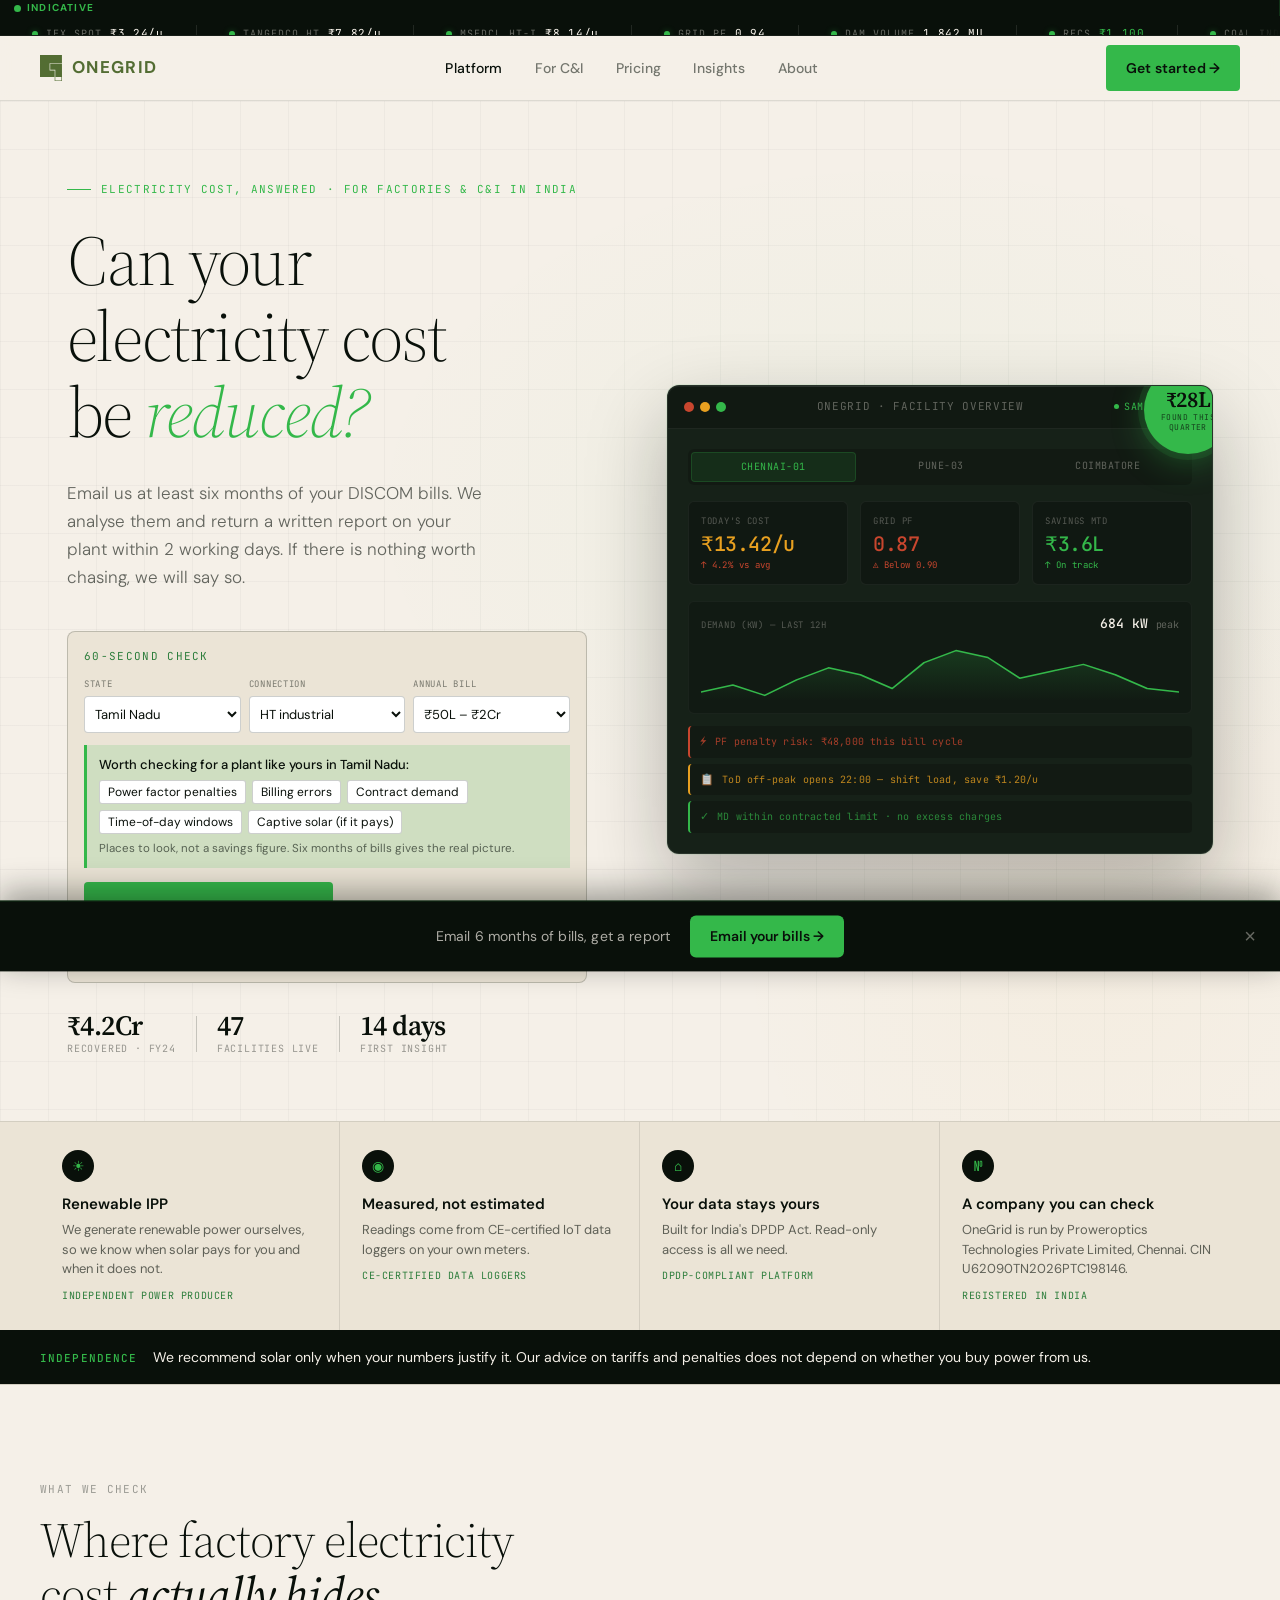
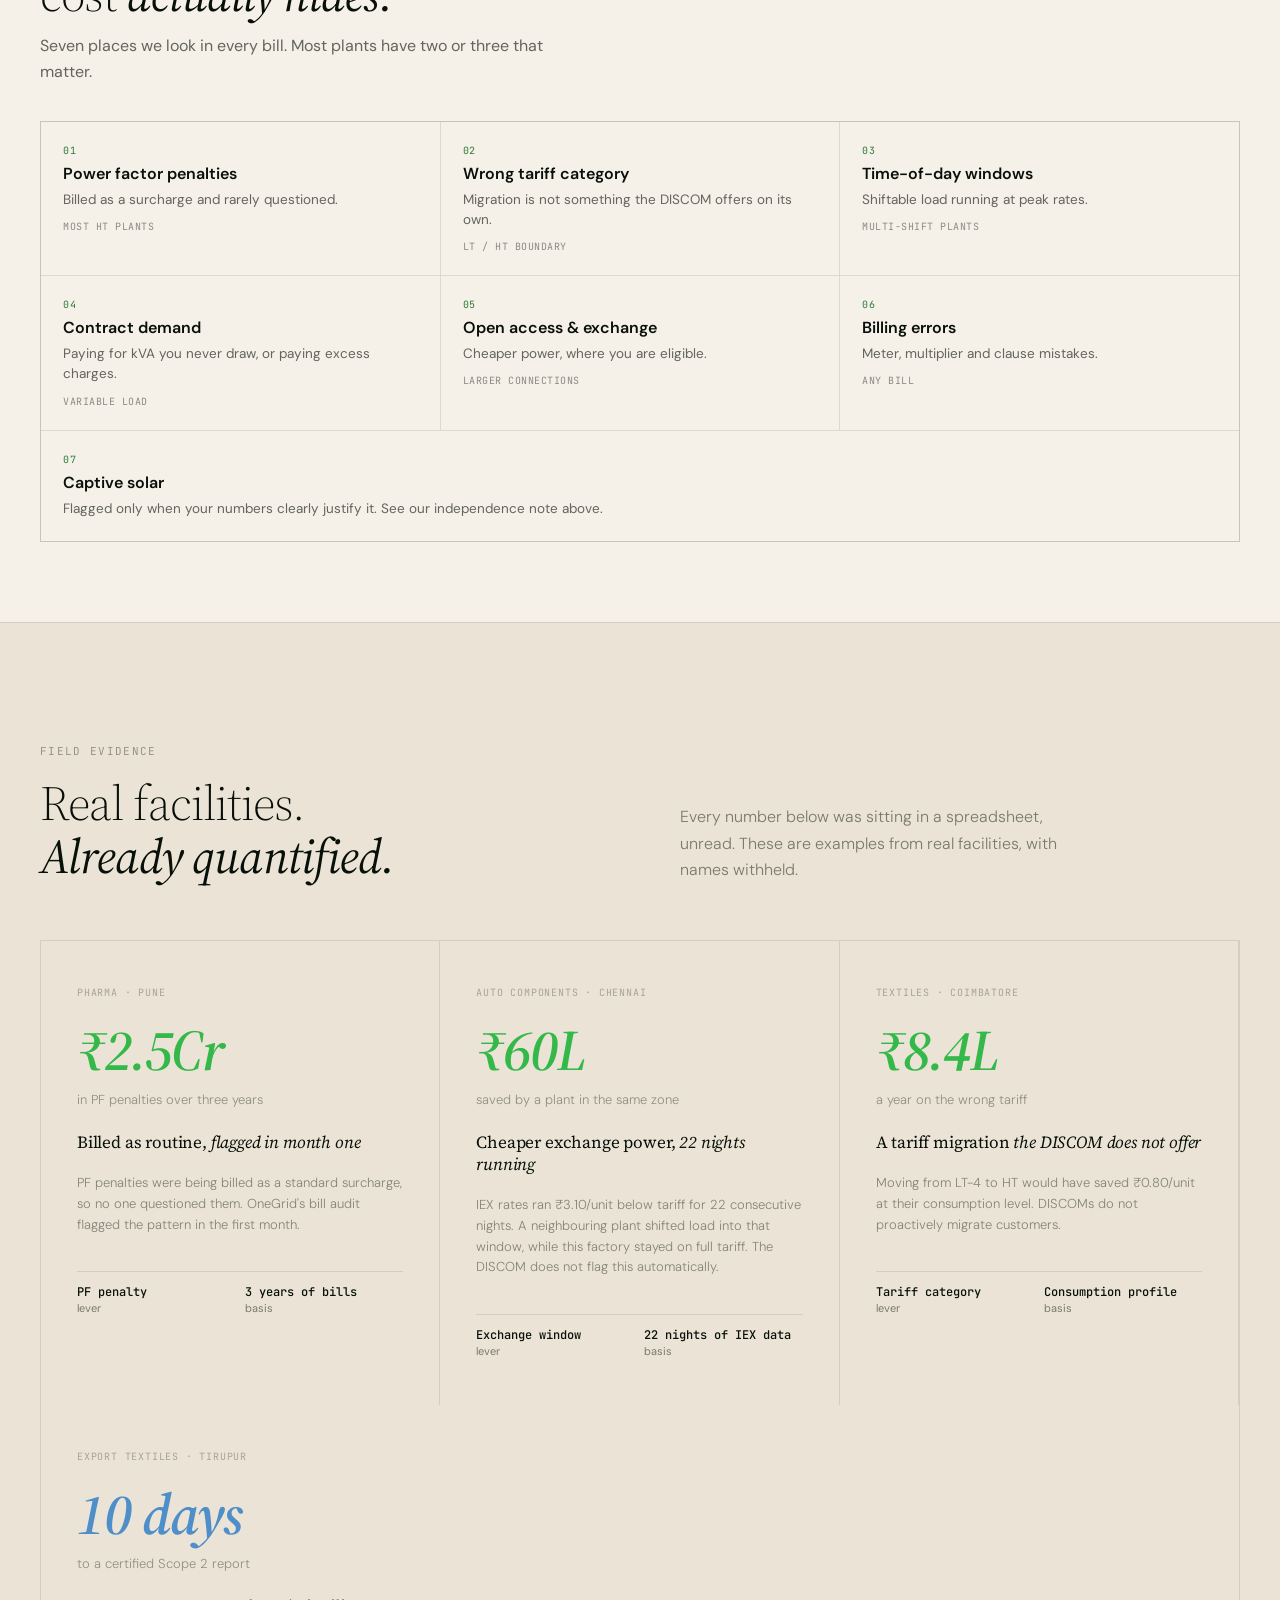
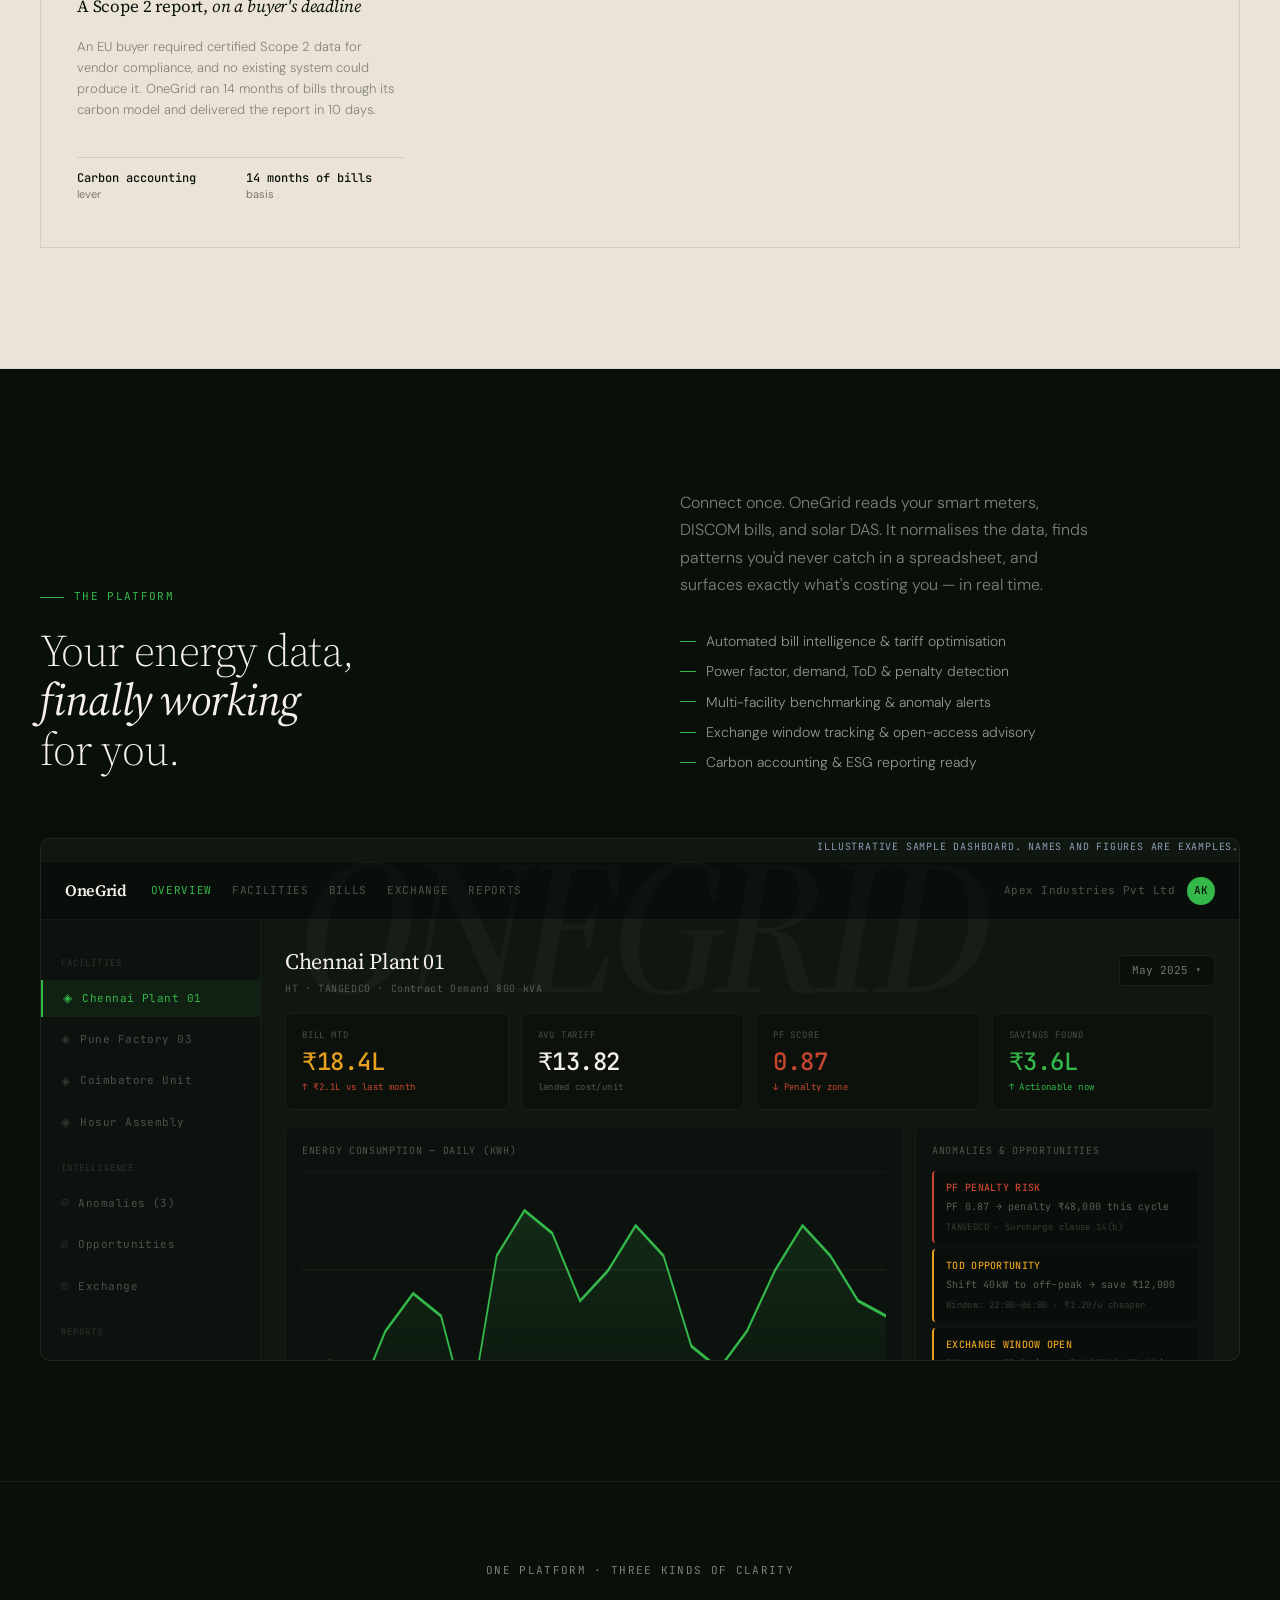
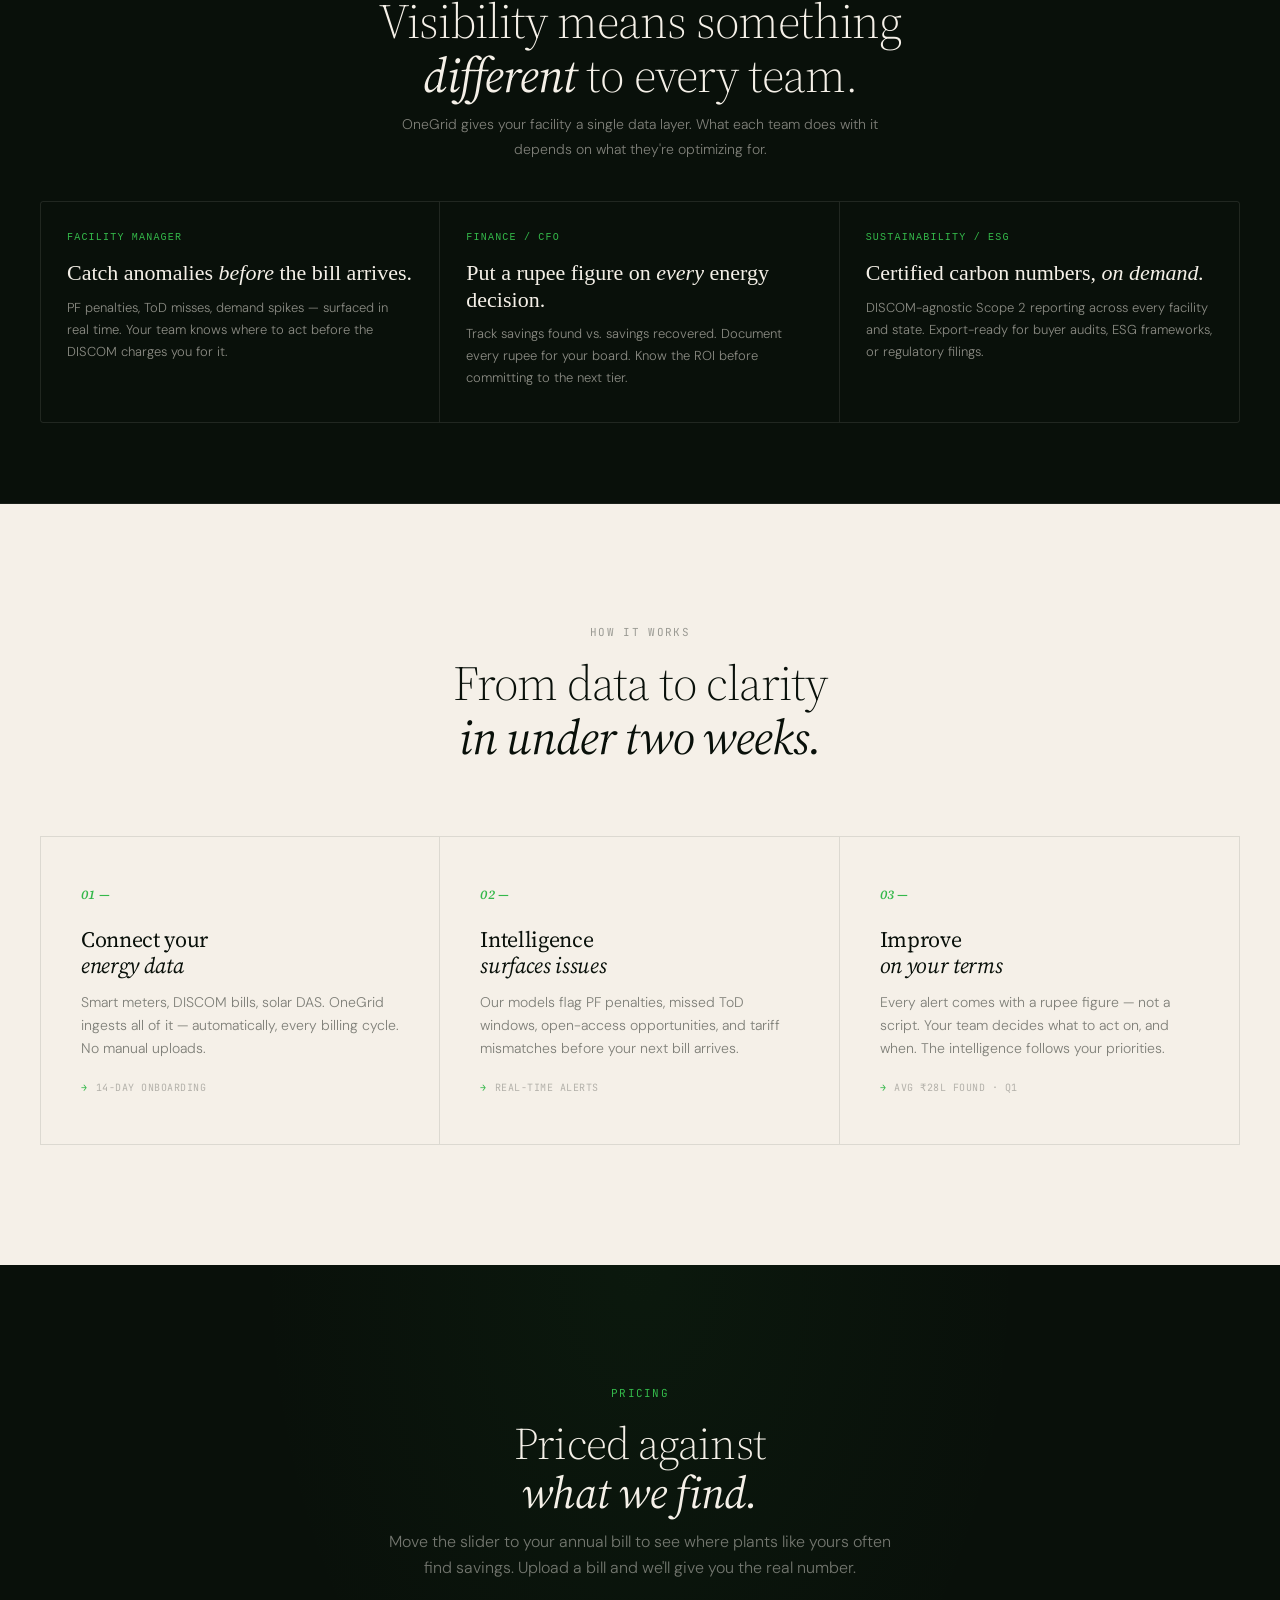
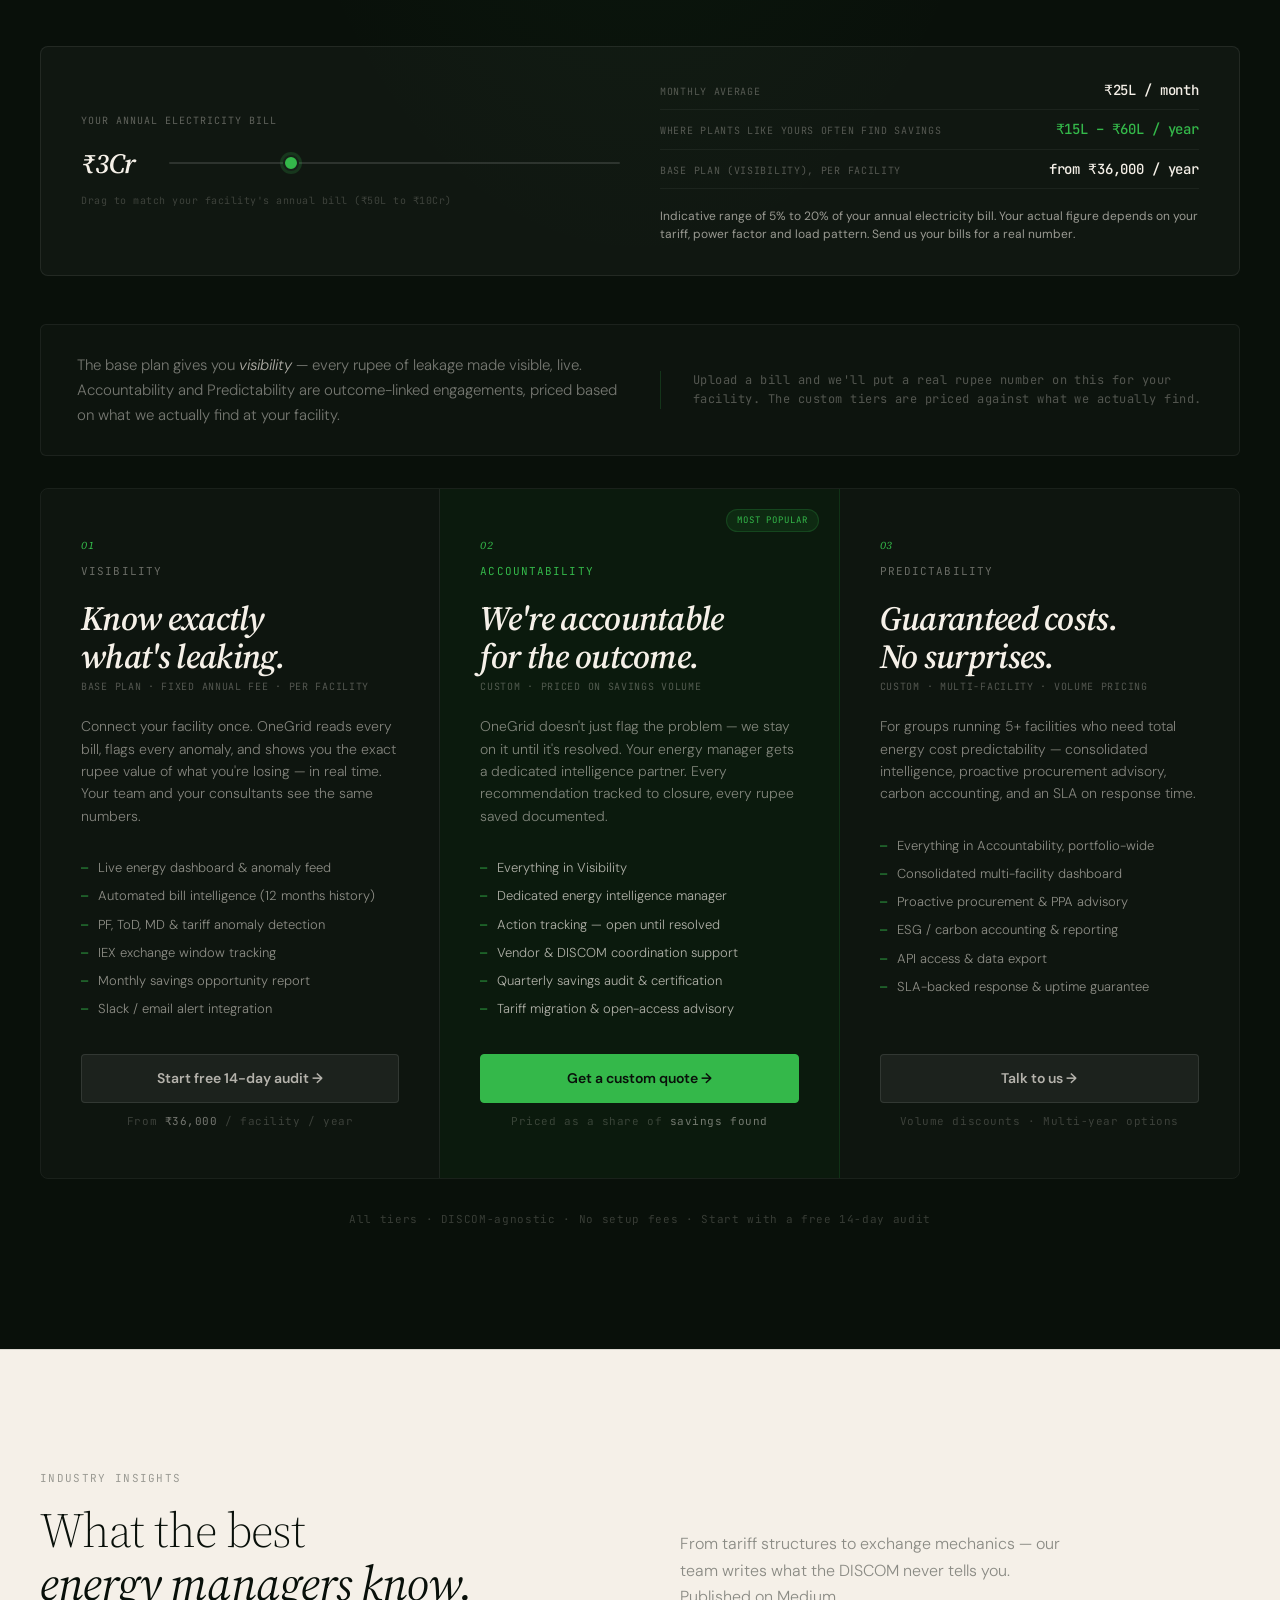
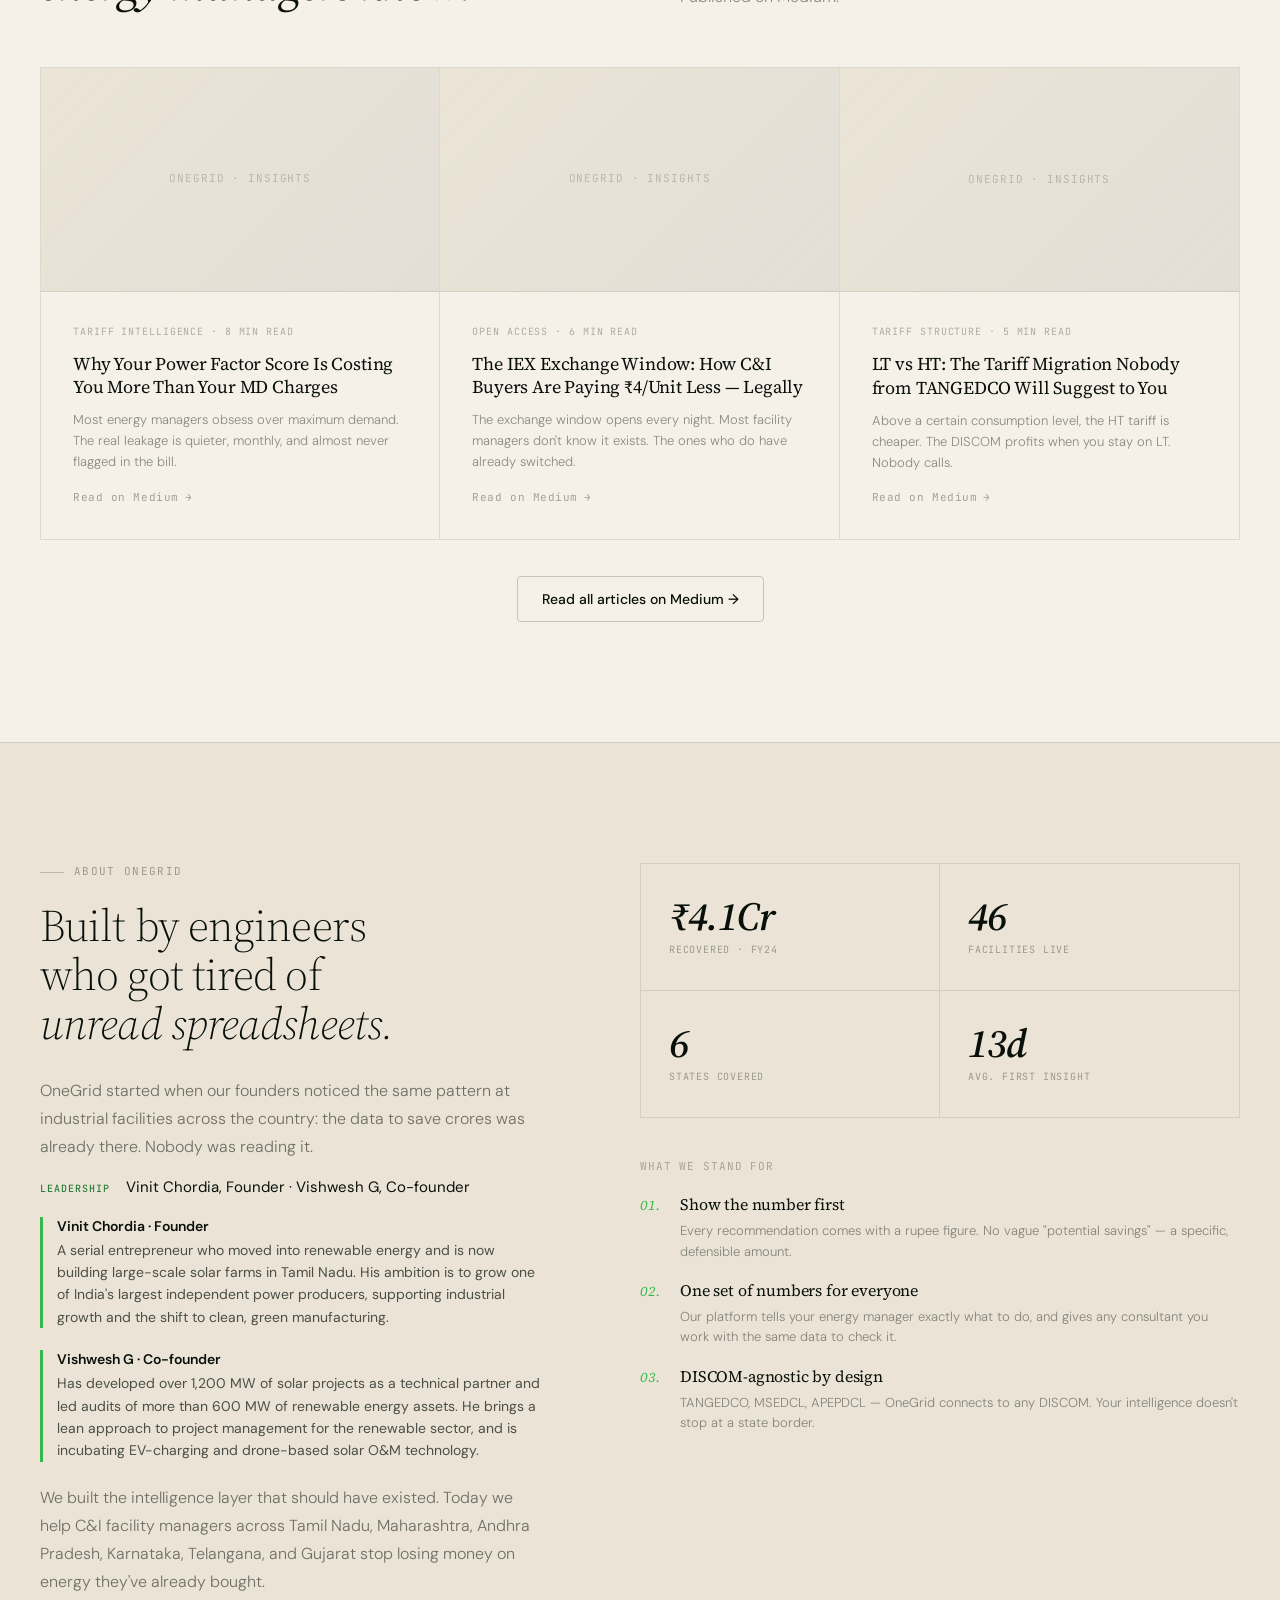
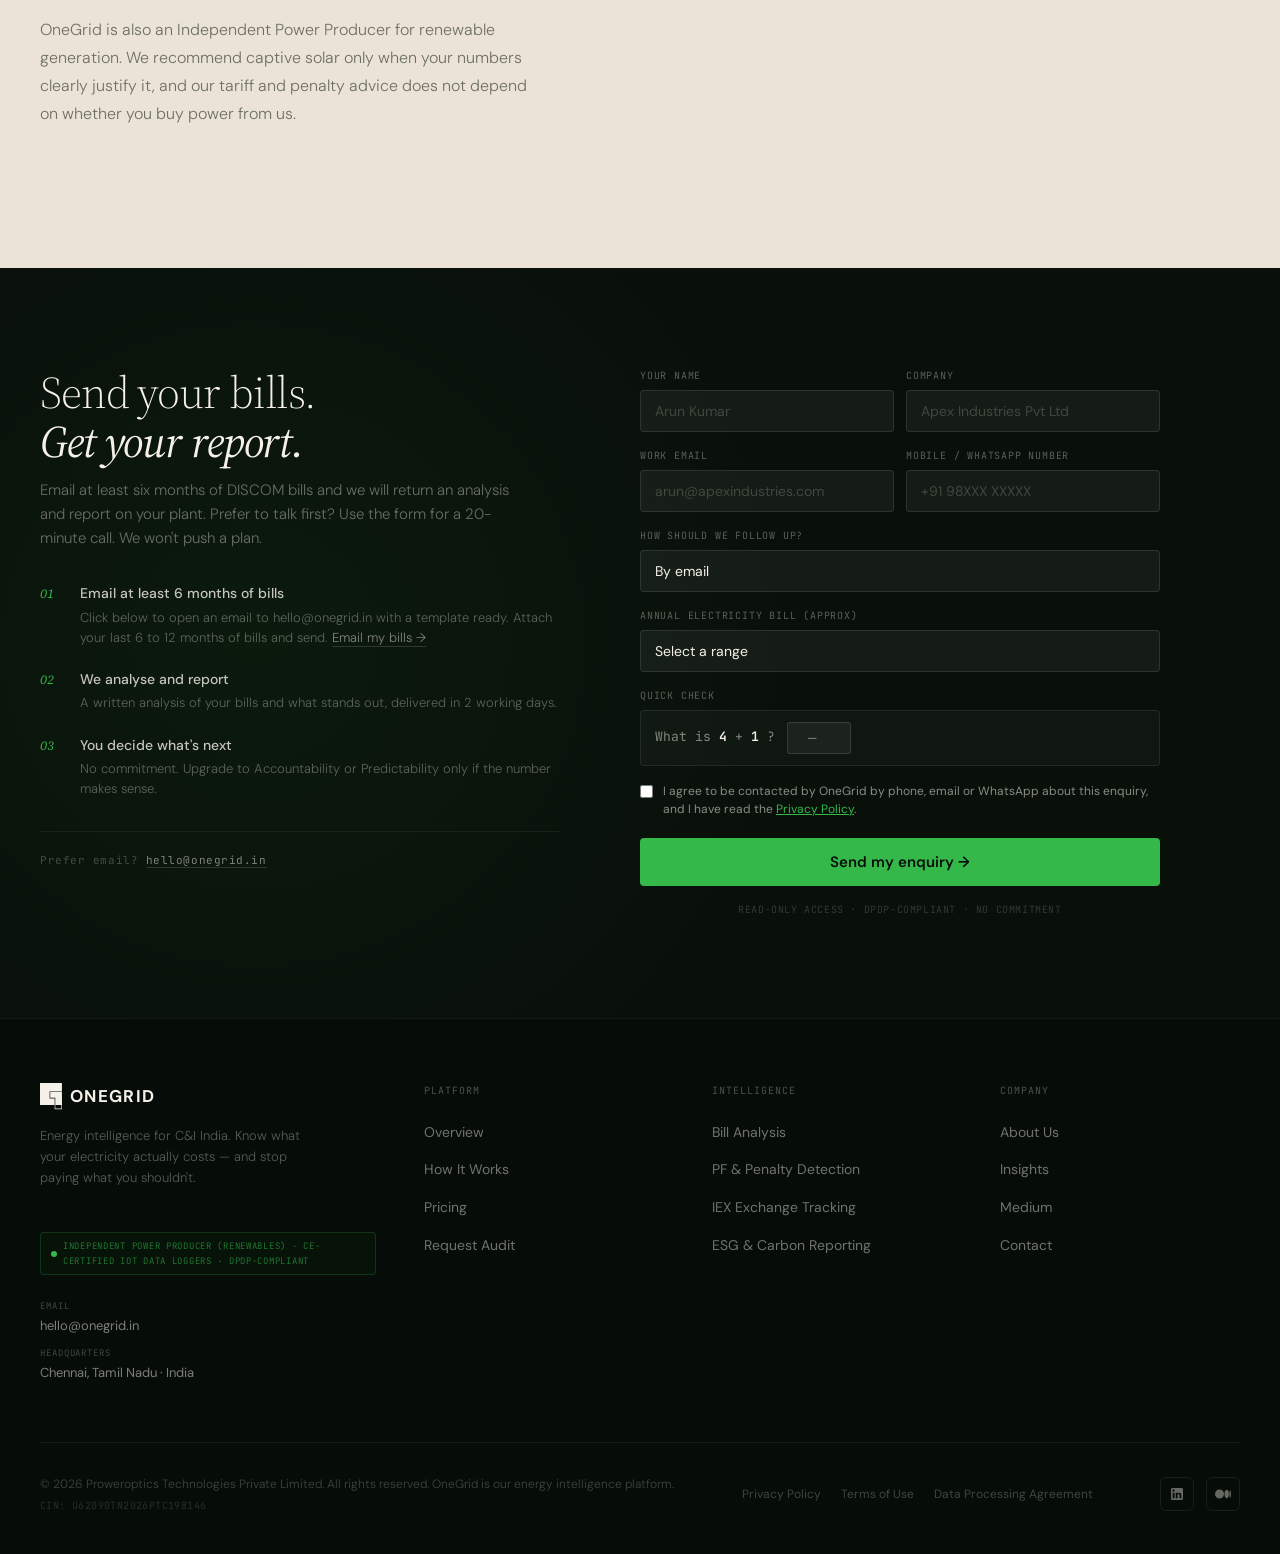
<file: index.html>
<!DOCTYPE html>
<html lang="en">
<head>
<meta charset="UTF-8">
<meta name="viewport" content="width=device-width, initial-scale=1.0">
<title>OneGrid — Energy Intelligence for Factories & C&I in India</title>
<meta name="description" content="Find hidden power factor penalties, tariff mismatches and exchange savings in your factory's electricity bills. OneGrid shows the rupee value in real time. Start a free 14-day audit.">
<meta name="robots" content="index, follow, max-image-preview:large">
<meta name="theme-color" content="#09100A">
<link rel="canonical" href="https://onegrid.in/">
<link rel="icon" href="/favicon.svg" type="image/svg+xml">
<link rel="icon" href="/favicon.ico" sizes="any">
<link rel="apple-touch-icon" href="/apple-touch-icon.png">
<meta property="og:type" content="website">
<meta property="og:site_name" content="OneGrid">
<meta property="og:locale" content="en_IN">
<meta property="og:url" content="https://onegrid.in/">
<meta property="og:title" content="See what your energy actually costs | OneGrid">
<meta property="og:description" content="Energy intelligence for C&I India: penalties, tariffs, exchange windows and carbon, shown in rupees. Free 14-day audit.">
<meta property="og:image" content="https://onegrid.in/og-image.png">
<meta property="og:image:width" content="1200">
<meta property="og:image:height" content="630">
<meta property="og:image:alt" content="OneGrid: see what your energy actually costs">
<meta name="twitter:card" content="summary_large_image">
<meta name="twitter:title" content="See what your energy actually costs | OneGrid">
<meta name="twitter:description" content="Energy intelligence for C&I India. Free 14-day audit.">
<meta name="twitter:image" content="https://onegrid.in/og-image.png">
<script type="application/ld+json">
{
  "@context": "https://schema.org",
  "@graph": [
    {
      "@type": "Organization",
      "@id": "https://onegrid.in/#org",
      "name": "OneGrid",
      "legalName": "Proweroptics Technologies Private Limited",
      "founder": [{ "@type": "Person", "name": "Vinit Chordia", "jobTitle": "Founder", "description": "Serial entrepreneur building large-scale solar farms in Tamil Nadu." }, { "@type": "Person", "name": "Vishwesh G", "jobTitle": "Co-founder", "description": "Developed over 1,200 MW of solar projects as a technical partner; led audits of more than 600 MW of renewable energy assets." }],
      "url": "https://onegrid.in/",
      "logo": "https://onegrid.in/icon-512.png",
      "email": "hello@onegrid.in",
      "address": { "@type": "PostalAddress", "addressLocality": "Chennai", "addressRegion": "Tamil Nadu", "addressCountry": "IN" },
      "areaServed": ["Tamil Nadu", "Maharashtra", "Andhra Pradesh", "Karnataka", "Telangana", "Gujarat"],
      "sameAs": ["https://linkedin.com/company/onegrid", "https://medium.com/@onegrid"]
    },
    {
      "@type": "WebSite",
      "@id": "https://onegrid.in/#website",
      "url": "https://onegrid.in/",
      "name": "OneGrid",
      "publisher": { "@id": "https://onegrid.in/#org" },
      "inLanguage": "en-IN"
    },
    {
      "@type": "Service",
      "name": "Industrial energy bill intelligence and tariff optimisation",
      "provider": { "@id": "https://onegrid.in/#org" },
      "areaServed": { "@type": "Country", "name": "India" },
      "audience": { "@type": "BusinessAudience", "name": "Commercial and industrial electricity consumers" },
      "description": "Automated DISCOM bill analysis, power factor and demand penalty detection, ToD and tariff optimisation, IEX exchange window tracking and Scope 2 carbon reporting."
    }
  ]
}
</script>
<!-- Google Analytics GA4: account "OneGrid", property onegrid.in, stream "OneGrid website" -->
<script>
  window.dataLayer = window.dataLayer || [];
  function gtag(){dataLayer.push(arguments);}
  (function () {
    var GA_ID = 'G-LXSVQDG751';
    var host = location.hostname;
    // Only measure the real site: no data from localhost, previews or other hosts
    if (host !== 'onegrid.in' && host !== 'www.onegrid.in') return;
    var tag = document.createElement('script');
    tag.async = true;
    tag.src = 'https://www.googletagmanager.com/gtag/js?id=' + GA_ID;
    document.head.appendChild(tag);
    gtag('js', new Date());
    gtag('config', GA_ID, {
      page_title: document.title,
      page_location: window.location.href,
      send_page_view: true
    });
  })();
</script>

<link rel="preconnect" href="https://fonts.googleapis.com">
<link rel="preconnect" href="https://fonts.gstatic.com" crossorigin>
<link href="https://fonts.googleapis.com/css2?family=Source+Serif+4:ital,opsz,wght@0,8..60,300;0,8..60,400;0,8..60,600;1,8..60,300;1,8..60,400;1,8..60,600&family=DM+Sans:ital,opsz,wght@0,9..40,300;0,9..40,400;0,9..40,500;0,9..40,600;1,9..40,300&family=JetBrains+Mono:wght@300;400;500&display=swap" rel="stylesheet">
<style>
/* ─── TOKENS ─── */
:root {
  --parchment: #F5F0E8;
  --parchment-mid: #EBE4D6;
  --forest: #09100A;
  --forest-mid: #162118;
  --forest-pale: rgba(9,16,10,0.06);
  --signal: #34B84A;
  --signal-dim: rgba(52,184,74,0.15);
  --signal-glow: rgba(52,184,74,0.35);
  --amber: #E8A020;
  --ember: #C8462E;
  --slate: #8B9BB4;
  --rule: rgba(9,16,10,0.1);
  --rule-strong: rgba(9,16,10,0.2);

  --serif: 'Source Serif 4', Georgia, serif;
  --sans: 'DM Sans', system-ui, sans-serif;
  --mono: 'JetBrains Mono', 'Courier New', monospace;

  --ease-out: cubic-bezier(0.2, 0, 0, 1);
  --ease-in: cubic-bezier(0.4, 0, 1, 1);
}

/* ─── RESET ─── */
*, *::before, *::after { box-sizing: border-box; margin: 0; padding: 0; }
html { font-size: 16px; scroll-behavior: smooth; }
body {
  background: var(--parchment);
  color: var(--forest);
  font-family: var(--sans);
  font-weight: 400;
  line-height: 1.6;
  -webkit-font-smoothing: antialiased;
}

/* ─── TICKER STRIP ─── */
.ticker {
  background: var(--forest);
  color: var(--parchment);
  height: 36px;
  overflow: hidden;
  position: relative;
  border-bottom: 1px solid rgba(255,255,255,0.06);
}
.ticker__track {
  display: flex;
  align-items: center;
  height: 100%;
  gap: 0;
  white-space: nowrap;
  animation: tickerScroll 38s linear infinite;
}
.ticker__item {
  display: inline-flex;
  align-items: center;
  gap: 8px;
  font-family: var(--mono);
  font-size: 11px;
  font-weight: 400;
  letter-spacing: 0.06em;
  padding: 0 32px;
  border-right: 1px solid rgba(255,255,255,0.1);
  color: rgba(245,240,232,0.7);
}
.ticker__label { color: rgba(245,240,232,0.4); text-transform: uppercase; font-size: 10px; letter-spacing: 0.1em; }
.ticker__val { color: var(--parchment); }
.ticker__val.up { color: var(--signal); }
.ticker__val.down { color: var(--ember); }
.ticker__dot {
  width: 6px; height: 6px; border-radius: 50%;
  background: var(--signal);
  box-shadow: 0 0 6px var(--signal-glow);
  animation: pulse 2s ease-in-out infinite;
}
@keyframes tickerScroll {
  0% { transform: translateX(0); }
  100% { transform: translateX(-50%); }
}
@keyframes pulse {
  0%, 100% { opacity: 1; }
  50% { opacity: 0.3; }
}

/* ─── NAV ─── */
.nav {
  position: sticky;
  top: 0;
  z-index: 100;
  background: rgba(245,240,232,0.92);
  backdrop-filter: blur(12px);
  -webkit-backdrop-filter: blur(12px);
  border-bottom: 1px solid var(--rule);
}
.nav__inner {
  max-width: 1280px;
  margin: 0 auto;
  padding: 0 40px;
  height: 64px;
  display: flex;
  align-items: center;
  justify-content: space-between;
}
.nav__logo {
  font-family: var(--sans);
  font-size: 17px;
  font-weight: 700;
  letter-spacing: 0.08em;
  text-transform: uppercase;
  color: #536D33;
  display: flex;
  align-items: center;
  gap: 10px;
}
.nav__logo-mark {
  display: flex;
  align-items: center;
  justify-content: center;
  flex-shrink: 0;
  color: #536D33;
}
.nav__logo-mark svg { width: 22px; height: auto; }
.nav__links {
  display: flex;
  align-items: center;
  gap: 32px;
  list-style: none;
}
.nav__links a {
  font-size: 14px;
  font-weight: 500;
  color: rgba(9,16,10,0.55);
  text-decoration: none;
  letter-spacing: 0.01em;
  transition: color 0.18s;
  display: inline-flex;
  align-items: center;
  min-height: 44px;
}
.nav__links a:hover { color: var(--forest); }
.nav__links a.active { color: var(--forest); }
.nav__cta {
  display: flex;
  align-items: center;
  gap: 12px;
}
.btn-ghost {
  font-family: var(--sans);
  font-size: 14px;
  font-weight: 500;
  color: rgba(9,16,10,0.7);
  background: none;
  border: none;
  cursor: pointer;
  padding: 12px 16px;
  min-height: 44px;
  display: inline-flex;
  align-items: center;
  justify-content: center;
  border-radius: 4px;
  transition: background 0.15s, color 0.15s;
  text-decoration: none;
}
.btn-ghost:hover { background: var(--forest-pale); color: var(--forest); }
.btn-primary {
  font-family: var(--sans);
  font-size: 14px;
  font-weight: 600;
  color: var(--forest);
  background: var(--signal);
  border: none;
  cursor: pointer;
  padding: 12px 20px;
  min-height: 44px;
  display: inline-flex;
  align-items: center;
  justify-content: center;
  border-radius: 4px;
  letter-spacing: 0.01em;
  transition: background 0.15s, box-shadow 0.15s;
  text-decoration: none;
}
.btn-primary:hover {
  background: #3ECF58;
  box-shadow: 0 0 20px var(--signal-glow);
}
.btn-large {
  font-size: 16px;
  padding: 14px 28px;
}

/* ─── HERO ─── */
.hero {
  min-height: calc(100vh - 100px);
  display: flex;
  align-items: center;
  padding: 80px 0 64px;
  overflow: hidden;
  position: relative;
}
.hero::before {
  content: '';
  position: absolute;
  top: 0; left: 0; right: 0; bottom: 0;
  background:
    radial-gradient(ellipse 60% 50% at 70% 40%, rgba(52,184,74,0.04) 0%, transparent 70%),
    radial-gradient(ellipse 40% 60% at 85% 80%, rgba(232,160,32,0.04) 0%, transparent 70%);
  pointer-events: none;
}
/* Subtle grid texture */
.hero::after {
  content: '';
  position: absolute;
  inset: 0;
  background-image:
    linear-gradient(rgba(9,16,10,0.03) 1px, transparent 1px),
    linear-gradient(90deg, rgba(9,16,10,0.03) 1px, transparent 1px);
  background-size: 48px 48px;
  pointer-events: none;
}
.container {
  max-width: 1280px;
  margin: 0 auto;
  padding: 0 40px;
  position: relative;
  z-index: 1;
}
.hero__grid {
  display: grid;
  grid-template-columns: 1fr 1.05fr;
  gap: 80px;
  align-items: center;
}
.hero__left {}
.hero__eyebrow {
  font-family: var(--mono);
  font-size: 11px;
  font-weight: 400;
  letter-spacing: 0.12em;
  text-transform: uppercase;
  color: var(--signal);
  margin-bottom: 24px;
  display: flex;
  align-items: center;
  gap: 10px;
}
.hero__eyebrow::before {
  content: '';
  display: inline-block;
  width: 24px;
  height: 1px;
  background: var(--signal);
}
.hero__headline {
  font-family: var(--serif);
  font-size: clamp(52px, 5.5vw, 80px);
  font-weight: 300;
  line-height: 1.08;
  letter-spacing: -0.025em;
  color: var(--forest);
  margin-bottom: 28px;
}
.hero__headline em {
  font-style: italic;
  font-weight: 400;
}
.hero__headline .signal {
  color: var(--signal);
  font-style: italic;
  position: relative;
}
.hero__sub {
  font-family: var(--sans);
  font-size: 17px;
  font-weight: 300;
  line-height: 1.65;
  color: rgba(9,16,10,0.62);
  max-width: 420px;
  margin-bottom: 40px;
}
.hero__actions {
  display: flex;
  align-items: center;
  gap: 16px;
  margin-bottom: 52px;
}
.hero__proof {
  display: flex;
  align-items: center;
  gap: 20px;
}
.hero__proof-item {
  display: flex;
  flex-direction: column;
  gap: 2px;
}
.hero__proof-val {
  font-family: var(--serif);
  font-size: 28px;
  font-weight: 600;
  line-height: 1;
  letter-spacing: -0.02em;
  color: var(--forest);
}
.hero__proof-label {
  font-family: var(--mono);
  font-size: 10px;
  letter-spacing: 0.08em;
  text-transform: uppercase;
  color: rgba(9,16,10,0.4);
}
.hero__proof-sep {
  width: 1px;
  height: 36px;
  background: var(--rule-strong);
}

/* ─── PRODUCT WIDGET ─── */
.hero__right {
  position: relative;
  perspective: 1200px;
  perspective-origin: 50% 30%;
}
.product-widget {
  background: var(--forest-mid);
  border: 1px solid rgba(255,255,255,0.08);
  border-radius: 12px;
  overflow: hidden;
  box-shadow:
    0 32px 80px rgba(9,16,10,0.28),
    0 0 0 1px rgba(52,184,74,0.08),
    inset 0 1px 0 rgba(255,255,255,0.06);
  position: relative;
}
/* Reflection glare */
.product-widget::before {
  content: '';
  position: absolute;
  top: 0; left: 0; right: 0;
  height: 1px;
  background: linear-gradient(90deg, transparent, rgba(255,255,255,0.15), transparent);
}
.widget__chrome {
  display: flex;
  align-items: center;
  justify-content: space-between;
  padding: 12px 16px;
  background: rgba(0,0,0,0.25);
  border-bottom: 1px solid rgba(255,255,255,0.06);
}
.widget__dots {
  display: flex;
  gap: 6px;
}
.widget__dot {
  width: 10px; height: 10px;
  border-radius: 50%;
  background: rgba(255,255,255,0.1);
}
.widget__dot:first-child { background: var(--ember); }
.widget__dot:nth-child(2) { background: var(--amber); }
.widget__dot:nth-child(3) { background: var(--signal); }
.widget__title {
  font-family: var(--mono);
  font-size: 11px;
  color: rgba(245,240,232,0.35);
  letter-spacing: 0.06em;
}
.widget__status {
  display: flex;
  align-items: center;
  gap: 5px;
  font-family: var(--mono);
  font-size: 10px;
  color: var(--signal);
  letter-spacing: 0.05em;
}
.widget__status::before {
  content: '';
  width: 5px; height: 5px;
  border-radius: 50%;
  background: var(--signal);
  animation: pulse 2s ease-in-out infinite;
}
.widget__body {
  padding: 20px;
}
/* Facility selector tabs */
.widget__tabs {
  display: flex;
  gap: 4px;
  margin-bottom: 16px;
  background: rgba(0,0,0,0.2);
  border-radius: 6px;
  padding: 3px;
}
.widget__tab {
  flex: 1;
  font-family: var(--mono);
  font-size: 10px;
  letter-spacing: 0.05em;
  text-transform: uppercase;
  color: rgba(245,240,232,0.35);
  padding: 6px 8px;
  text-align: center;
  border-radius: 4px;
  cursor: pointer;
  transition: all 0.15s;
}
.widget__tab.active {
  background: rgba(52,184,74,0.12);
  color: var(--signal);
  border: 1px solid rgba(52,184,74,0.2);
}
/* KPI row */
.widget__kpis {
  display: grid;
  grid-template-columns: repeat(3, 1fr);
  gap: 12px;
  margin-bottom: 16px;
}
.widget__kpi {
  background: rgba(0,0,0,0.25);
  border: 1px solid rgba(255,255,255,0.05);
  border-radius: 6px;
  padding: 12px;
}
.widget__kpi-label {
  font-family: var(--mono);
  font-size: 9px;
  letter-spacing: 0.08em;
  text-transform: uppercase;
  color: rgba(245,240,232,0.3);
  margin-bottom: 6px;
}
.widget__kpi-val {
  font-family: var(--mono);
  font-size: 20px;
  font-weight: 500;
  color: var(--parchment);
  line-height: 1;
  letter-spacing: -0.02em;
}
.widget__kpi-val.red { color: var(--ember); }
.widget__kpi-val.amber { color: var(--amber); }
.widget__kpi-val.green { color: var(--signal); }
.widget__kpi-delta {
  font-family: var(--mono);
  font-size: 9px;
  margin-top: 4px;
  letter-spacing: 0.04em;
}
.widget__kpi-delta.pos { color: var(--signal); }
.widget__kpi-delta.neg { color: var(--ember); }
/* Mini chart area */
.widget__chart-wrap {
  background: rgba(0,0,0,0.2);
  border: 1px solid rgba(255,255,255,0.04);
  border-radius: 6px;
  padding: 12px;
  margin-bottom: 12px;
}
.widget__chart-header {
  display: flex;
  align-items: center;
  justify-content: space-between;
  margin-bottom: 10px;
}
.widget__chart-label {
  font-family: var(--mono);
  font-size: 9px;
  letter-spacing: 0.08em;
  text-transform: uppercase;
  color: rgba(245,240,232,0.3);
}
.widget__chart-val {
  font-family: var(--mono);
  font-size: 13px;
  font-weight: 500;
  color: var(--parchment);
  letter-spacing: -0.01em;
}
.widget__chart-val span {
  font-size: 10px;
  color: rgba(245,240,232,0.35);
  font-weight: 400;
}
/* SVG chart */
.chart-svg { width: 100%; height: 56px; display: block; }

/* Alert row */
.widget__alerts {
  display: flex;
  flex-direction: column;
  gap: 6px;
}
.widget__alert {
  display: flex;
  align-items: center;
  gap: 8px;
  font-family: var(--mono);
  font-size: 10px;
  color: rgba(245,240,232,0.55);
  padding: 7px 10px;
  border-radius: 4px;
  background: rgba(0,0,0,0.2);
  border-left: 2px solid transparent;
  letter-spacing: 0.02em;
}
.widget__alert.warn { border-color: var(--amber); color: rgba(232,160,32,0.8); }
.widget__alert.crit { border-color: var(--ember); color: rgba(200,70,46,0.8); }
.widget__alert.ok { border-color: var(--signal); color: rgba(52,184,74,0.7); }
.widget__alert-ico { font-size: 11px; }

/* Floating savings badge */
.widget__badge {
  position: absolute;
  top: -20px;
  right: -20px;
  background: var(--signal);
  color: var(--forest);
  border-radius: 50%;
  width: 88px;
  height: 88px;
  display: flex;
  flex-direction: column;
  align-items: center;
  justify-content: center;
  box-shadow: 0 8px 32px var(--signal-glow), 0 0 0 6px rgba(52,184,74,0.12);
  z-index: 2;
  animation: badgeBob 3s ease-in-out infinite;
}
.widget__badge-num {
  font-family: var(--serif);
  font-size: 22px;
  font-weight: 600;
  line-height: 1;
  letter-spacing: -0.02em;
}
.widget__badge-label {
  font-family: var(--mono);
  font-size: 8px;
  letter-spacing: 0.05em;
  text-transform: uppercase;
  opacity: 0.7;
  margin-top: 2px;
  text-align: center;
  line-height: 1.3;
}
@keyframes badgeBob {
  0%, 100% { transform: translateY(0) rotate(-4deg); }
  50% { transform: translateY(-5px) rotate(-4deg); }
}

/* ─── SECTION DIVIDERS ─── */
.section-rule {
  border: none;
  border-top: 1px solid var(--rule);
  margin: 0;
}

/* ─── PLATFORM PREVIEW SECTION ─── */
.platform-section {
  padding: 120px 0;
  background: var(--forest);
  position: relative;
  overflow: hidden;
}
.platform-section::before {
  content: 'ONEGRID';
  position: absolute;
  font-family: var(--serif);
  font-size: clamp(120px, 15vw, 220px);
  font-weight: 600;
  font-style: italic;
  letter-spacing: -0.04em;
  color: rgba(245,240,232,0.03);
  top: 50%;
  left: 50%;
  transform: translate(-50%, -50%);
  white-space: nowrap;
  pointer-events: none;
  user-select: none;
}
.platform-section .container { position: relative; z-index: 1; }
.platform__header {
  display: grid;
  grid-template-columns: 1fr 1fr;
  gap: 80px;
  align-items: end;
  margin-bottom: 64px;
}
.platform__eyebrow {
  font-family: var(--mono);
  font-size: 11px;
  letter-spacing: 0.12em;
  text-transform: uppercase;
  color: var(--signal);
  margin-bottom: 20px;
  display: flex;
  align-items: center;
  gap: 10px;
}
.platform__eyebrow::before {
  content: '';
  width: 24px; height: 1px;
  background: var(--signal);
}
.platform__headline {
  font-family: var(--serif);
  font-size: clamp(36px, 3.5vw, 54px);
  font-weight: 300;
  line-height: 1.1;
  letter-spacing: -0.02em;
  color: var(--parchment);
}
.platform__headline em {
  font-style: italic;
  font-weight: 400;
}
.platform__desc {
  font-size: 16px;
  font-weight: 300;
  line-height: 1.7;
  color: rgba(245,240,232,0.5);
  max-width: 420px;
  margin-bottom: 32px;
  align-self: end;
}
.platform__features {
  display: flex;
  flex-direction: column;
  gap: 8px;
}
.platform__feat {
  display: flex;
  align-items: center;
  gap: 10px;
  font-size: 14px;
  color: rgba(245,240,232,0.6);
  font-weight: 300;
}
.platform__feat::before {
  content: '';
  width: 16px; height: 1px;
  background: var(--signal);
  flex-shrink: 0;
}
/* Full-width dashboard mockup */
.platform__dash {
  background: rgba(255,255,255,0.03);
  border: 1px solid rgba(255,255,255,0.06);
  border-radius: 10px;
  overflow: hidden;
}
.dash__topbar {
  background: rgba(0,0,0,0.4);
  border-bottom: 1px solid rgba(255,255,255,0.06);
  padding: 14px 24px;
  display: flex;
  align-items: center;
  justify-content: space-between;
}
.dash__topbar-left {
  display: flex;
  align-items: center;
  gap: 24px;
}
.dash__wordmark {
  font-family: var(--serif);
  font-size: 16px;
  font-weight: 600;
  color: var(--parchment);
  letter-spacing: -0.02em;
}
.dash__nav-items {
  display: flex;
  gap: 20px;
}
.dash__nav-item {
  font-family: var(--mono);
  font-size: 11px;
  letter-spacing: 0.06em;
  color: rgba(245,240,232,0.3);
  text-transform: uppercase;
}
.dash__nav-item.active {
  color: var(--signal);
}
.dash__topbar-right {
  display: flex;
  align-items: center;
  gap: 12px;
}
.dash__org {
  font-family: var(--mono);
  font-size: 11px;
  color: rgba(245,240,232,0.3);
  letter-spacing: 0.04em;
}
.dash__avatar {
  width: 28px; height: 28px;
  border-radius: 50%;
  background: var(--signal);
  color: var(--forest);
  font-family: var(--mono);
  font-size: 11px;
  font-weight: 500;
  display: flex;
  align-items: center;
  justify-content: center;
}
.dash__body {
  display: grid;
  grid-template-columns: 220px 1fr;
  height: 440px;
}
.dash__sidebar {
  background: rgba(0,0,0,0.2);
  border-right: 1px solid rgba(255,255,255,0.05);
  padding: 20px 0;
  display: flex;
  flex-direction: column;
  gap: 4px;
}
.dash__sidebar-item {
  display: flex;
  align-items: center;
  gap: 10px;
  padding: 9px 20px;
  font-family: var(--mono);
  font-size: 11px;
  letter-spacing: 0.04em;
  color: rgba(245,240,232,0.28);
  cursor: pointer;
  transition: all 0.15s;
}
.dash__sidebar-item.active {
  background: rgba(52,184,74,0.08);
  color: var(--signal);
  border-left: 2px solid var(--signal);
}
.dash__sidebar-icon {
  font-size: 12px;
  opacity: 0.6;
}
.dash__sidebar-item.active .dash__sidebar-icon { opacity: 1; }
.dash__sidebar-section {
  font-family: var(--mono);
  font-size: 9px;
  letter-spacing: 0.12em;
  text-transform: uppercase;
  color: rgba(245,240,232,0.15);
  padding: 16px 20px 6px;
}
.dash__main {
  padding: 24px;
  display: flex;
  flex-direction: column;
  gap: 16px;
  overflow: hidden;
}
.dash__main-header {
  display: flex;
  align-items: center;
  justify-content: space-between;
}
.dash__main-title {
  font-family: var(--serif);
  font-size: 22px;
  font-weight: 400;
  color: var(--parchment);
  letter-spacing: -0.015em;
}
.dash__main-sub {
  font-family: var(--mono);
  font-size: 10px;
  letter-spacing: 0.06em;
  color: rgba(245,240,232,0.3);
  margin-top: 2px;
}
.dash__date-range {
  display: flex;
  align-items: center;
  gap: 6px;
  background: rgba(0,0,0,0.3);
  border: 1px solid rgba(255,255,255,0.07);
  border-radius: 4px;
  padding: 6px 12px;
  font-family: var(--mono);
  font-size: 11px;
  color: rgba(245,240,232,0.45);
}
.dash__kpi-row {
  display: grid;
  grid-template-columns: repeat(4, 1fr);
  gap: 12px;
}
.dash__kpi-card {
  background: rgba(0,0,0,0.25);
  border: 1px solid rgba(255,255,255,0.05);
  border-radius: 6px;
  padding: 14px 16px;
}
.dash__kpi-label {
  font-family: var(--mono);
  font-size: 9px;
  letter-spacing: 0.09em;
  text-transform: uppercase;
  color: rgba(245,240,232,0.28);
  margin-bottom: 8px;
}
.dash__kpi-value {
  font-family: var(--mono);
  font-size: 24px;
  font-weight: 500;
  color: var(--parchment);
  letter-spacing: -0.02em;
  line-height: 1;
}
.dash__kpi-value.green { color: var(--signal); }
.dash__kpi-value.red { color: var(--ember); }
.dash__kpi-value.amber { color: var(--amber); }
.dash__kpi-change {
  font-family: var(--mono);
  font-size: 9px;
  margin-top: 6px;
  color: rgba(245,240,232,0.3);
  letter-spacing: 0.04em;
}
.dash__kpi-change.pos { color: var(--signal); }
.dash__kpi-change.neg { color: var(--ember); }
.dash__chart-row {
  display: grid;
  grid-template-columns: 1fr 300px;
  gap: 12px;
  flex: 1;
  min-height: 0;
}
.dash__chart-card {
  background: rgba(0,0,0,0.2);
  border: 1px solid rgba(255,255,255,0.04);
  border-radius: 6px;
  padding: 16px;
  display: flex;
  flex-direction: column;
}
.dash__chart-title {
  font-family: var(--mono);
  font-size: 10px;
  letter-spacing: 0.07em;
  text-transform: uppercase;
  color: rgba(245,240,232,0.3);
  margin-bottom: 12px;
}
.dash__chart-area {
  flex: 1;
  min-height: 120px;
  position: relative;
}
.big-chart { width: 100%; height: 100%; }
.dash__anomaly-list {
  display: flex;
  flex-direction: column;
  gap: 6px;
  flex: 1;
}
.dash__anomaly {
  padding: 9px 12px;
  background: rgba(0,0,0,0.25);
  border-radius: 4px;
  border-left: 2px solid transparent;
  display: flex;
  flex-direction: column;
  gap: 3px;
}
.dash__anomaly.critical { border-color: var(--ember); }
.dash__anomaly.warning { border-color: var(--amber); }
.dash__anomaly.info { border-color: var(--slate); }
.dash__anomaly-title {
  font-family: var(--mono);
  font-size: 10px;
  font-weight: 500;
  letter-spacing: 0.03em;
}
.dash__anomaly.critical .dash__anomaly-title { color: var(--ember); }
.dash__anomaly.warning .dash__anomaly-title { color: var(--amber); }
.dash__anomaly.info .dash__anomaly-title { color: var(--slate); }
.dash__anomaly-body {
  font-family: var(--mono);
  font-size: 10px;
  color: rgba(245,240,232,0.35);
  letter-spacing: 0.02em;
}
.dash__anomaly-meta {
  font-family: var(--mono);
  font-size: 9px;
  color: rgba(245,240,232,0.2);
  letter-spacing: 0.04em;
  margin-top: 2px;
}

/* ─── HOW IT WORKS ─── */
.how-section {
  padding: 120px 0;
  background: var(--parchment);
}
.how__header {
  text-align: center;
  margin-bottom: 72px;
}
.eyebrow {
  font-family: var(--mono);
  font-size: 11px;
  letter-spacing: 0.12em;
  text-transform: uppercase;
  color: rgba(9,16,10,0.38);
  margin-bottom: 16px;
  display: block;
}
.section-title {
  font-family: var(--serif);
  font-size: clamp(36px, 3.8vw, 54px);
  font-weight: 300;
  line-height: 1.1;
  letter-spacing: -0.02em;
  color: var(--forest);
}
.section-title em { font-style: italic; font-weight: 400; }
.how__steps {
  display: grid;
  grid-template-columns: repeat(3, 1fr);
  gap: 0;
  border: 1px solid var(--rule);
}
.how__step {
  padding: 48px 40px;
  border-right: 1px solid var(--rule);
  position: relative;
  transition: background 0.2s;
}
.how__step:last-child { border-right: none; }
.how__step:hover { background: var(--forest-pale); }
.how__num {
  font-family: var(--serif);
  font-size: 13px;
  font-weight: 600;
  color: var(--signal);
  font-style: italic;
  margin-bottom: 20px;
  letter-spacing: 0.02em;
}
.how__step-title {
  font-family: var(--serif);
  font-size: 22px;
  font-weight: 400;
  line-height: 1.2;
  letter-spacing: -0.015em;
  color: var(--forest);
  margin-bottom: 12px;
}
.how__step-title em { font-style: italic; }
.how__step-body {
  font-size: 14px;
  font-weight: 300;
  line-height: 1.65;
  color: rgba(9,16,10,0.5);
}
.how__step-detail {
  margin-top: 20px;
  font-family: var(--mono);
  font-size: 10px;
  letter-spacing: 0.05em;
  color: rgba(9,16,10,0.28);
  text-transform: uppercase;
  display: flex;
  align-items: center;
  gap: 8px;
}
.how__step-detail::before { content: '→'; color: var(--signal); }

/* ─── PROOF / CASES ─── */
.cases-section {
  padding: 120px 0;
  background: var(--parchment-mid);
  border-top: 1px solid var(--rule);
}
.cases__header {
  display: grid;
  grid-template-columns: 1fr 1fr;
  gap: 80px;
  align-items: end;
  margin-bottom: 56px;
}
.cases__lede {
  font-size: 16px;
  font-weight: 300;
  line-height: 1.65;
  color: rgba(9,16,10,0.5);
  max-width: 400px;
  align-self: end;
}
.cases__grid {
  display: grid;
  grid-template-columns: repeat(3, 1fr);
  border: 1px solid var(--rule);
}
.case-card {
  padding: 44px 36px;
  border-right: 1px solid var(--rule);
  display: flex;
  flex-direction: column;
  gap: 20px;
  transition: background 0.2s;
}
.case-card:last-child { border-right: none; }
.case-card:hover { background: var(--forest-pale); }
.case__tag {
  font-family: var(--mono);
  font-size: 10px;
  letter-spacing: 0.08em;
  text-transform: uppercase;
  color: rgba(9,16,10,0.3);
}
.case__loss {
  font-family: var(--serif);
  font-size: clamp(40px, 4.5vw, 64px);
  font-weight: 600;
  font-style: italic;
  line-height: 1;
  letter-spacing: -0.02em;
  color: var(--signal);
}
.case__loss-label {
  font-family: var(--sans);
  font-size: 13px;
  font-weight: 300;
  color: rgba(9,16,10,0.4);
  margin-top: -8px;
}
.case__hook {
  font-family: var(--serif);
  font-size: 17px;
  font-weight: 400;
  line-height: 1.3;
  letter-spacing: -0.01em;
  color: var(--forest);
}
.case__hook em { font-style: italic; }
.case__body {
  font-size: 13px;
  font-weight: 300;
  line-height: 1.6;
  color: rgba(9,16,10,0.45);
}

/* ─── PRICING PAYBACK CALC ─── */
.pricing-calc {
  background: rgba(255,255,255,0.03);
  border: 1px solid rgba(255,255,255,0.08);
  border-radius: 8px;
  padding: 32px 40px;
  margin-bottom: 48px;
  display: grid;
  grid-template-columns: 1fr 1fr;
  gap: 40px;
  align-items: center;
}
.pricing-calc__label {
  font-family: var(--mono);
  font-size: 10px;
  letter-spacing: 0.1em;
  text-transform: uppercase;
  color: rgba(245,240,232,0.35);
  margin-bottom: 12px;
}
.pricing-calc__slider-row {
  display: flex;
  align-items: center;
  gap: 16px;
}
.pricing-calc__val {
  font-family: var(--serif);
  font-size: 28px;
  font-weight: 600;
  font-style: italic;
  color: var(--parchment);
  letter-spacing: -0.02em;
  min-width: 72px;
}
.pricing-calc__slider {
  -webkit-appearance: none;
  appearance: none;
  flex: 1;
  height: 2px;
  background: rgba(255,255,255,0.12);
  border-radius: 2px;
  outline: none;
  cursor: pointer;
}
.pricing-calc__slider::-webkit-slider-thumb {
  -webkit-appearance: none;
  width: 16px; height: 16px;
  border-radius: 50%;
  background: var(--signal);
  border: 2px solid var(--forest-mid);
  cursor: pointer;
  box-shadow: 0 0 0 3px rgba(52,184,74,0.2);
  transition: box-shadow 0.15s;
}
.pricing-calc__slider::-webkit-slider-thumb:hover {
  box-shadow: 0 0 0 6px rgba(52,184,74,0.25);
}
.pricing-calc__hint {
  font-family: var(--mono);
  font-size: 10px;
  letter-spacing: 0.05em;
  color: rgba(245,240,232,0.2);
  margin-top: 8px;
}
.pricing-calc__output {
  display: flex;
  flex-direction: column;
  gap: 8px;
}
.pricing-calc__output-row {
  display: flex;
  justify-content: space-between;
  align-items: baseline;
  padding-bottom: 8px;
  border-bottom: 1px solid rgba(255,255,255,0.05);
}
.pricing-calc__output-row:last-child { border-bottom: none; padding-bottom: 0; }
.pricing-calc__output-label {
  font-family: var(--mono);
  font-size: 10px;
  letter-spacing: 0.07em;
  text-transform: uppercase;
  color: rgba(245,240,232,0.3);
}
.pricing-calc__output-val {
  font-family: var(--mono);
  font-size: 14px;
  font-weight: 500;
  color: var(--parchment);
  letter-spacing: -0.01em;
  white-space: nowrap;
  text-align: right;
  flex: none;
  margin-left: 16px;
}
.pricing-calc__output-val.signal { color: var(--signal); }

/* ─── PRICING CARDS — PAYBACK STYLE ─── */
.pricing__payback-headline {
  font-family: var(--serif);
  font-size: 34px;
  font-weight: 600;
  font-style: italic;
  line-height: 1.1;
  letter-spacing: -0.02em;
  color: var(--parchment);
  margin-bottom: 4px;
}
.pricing__payback-sub {
  font-family: var(--mono);
  font-size: 10px;
  letter-spacing: 0.07em;
  text-transform: uppercase;
  color: rgba(245,240,232,0.3);
  margin-bottom: 20px;
}
.pricing__reveal {
  font-family: var(--mono);
  font-size: 11px;
  letter-spacing: 0.05em;
  color: rgba(245,240,232,0.2);
  margin-top: 10px;
  text-align: center;
}
.pricing__reveal strong {
  color: rgba(245,240,232,0.45);
  font-weight: 400;
}
.pricing__tier-badge {
  font-family: var(--serif);
  font-size: 11px;
  font-style: italic;
  color: var(--signal);
  margin-bottom: 8px;
  letter-spacing: 0.05em;
}
.pricing__explainer {
  display: grid;
  grid-template-columns: 1fr 1fr;
  gap: 40px;
  align-items: center;
  padding: 28px 36px;
  border: 1px solid rgba(255,255,255,0.06);
  border-radius: 6px;
  margin-bottom: 32px;
  background: rgba(255,255,255,0.02);
}
.pricing__explainer-text {
  font-size: 15px;
  font-weight: 300;
  line-height: 1.65;
  color: rgba(245,240,232,0.45);
}
.pricing__explainer-text em {
  font-style: italic;
  color: rgba(245,240,232,0.7);
}
.pricing__explainer-estimate {
  font-family: var(--mono);
  font-size: 12px;
  letter-spacing: 0.04em;
  color: rgba(245,240,232,0.3);
  line-height: 1.6;
  padding-left: 32px;
  border-left: 1px solid rgba(52,184,74,0.2);
}
.pricing__explainer-estimate strong {
  color: var(--signal);
  font-weight: 400;
}

/* ─── PRICING ─── */
.pricing-section {
  padding: 120px 0;
  background: var(--forest);
  position: relative;
  overflow: hidden;
}
.pricing-section::before {
  content: '';
  position: absolute;
  inset: 0;
  background: radial-gradient(ellipse 50% 60% at 50% 0%, rgba(52,184,74,0.05) 0%, transparent 60%);
  pointer-events: none;
}
.pricing-section .container { position: relative; z-index: 1; }
.pricing__header {
  text-align: center;
  margin-bottom: 64px;
}
.pricing__eyebrow {
  font-family: var(--mono);
  font-size: 11px;
  letter-spacing: 0.12em;
  text-transform: uppercase;
  color: var(--signal);
  margin-bottom: 16px;
  display: block;
}
.pricing__headline {
  font-family: var(--serif);
  font-size: clamp(36px, 3.5vw, 52px);
  font-weight: 300;
  line-height: 1.1;
  letter-spacing: -0.02em;
  color: var(--parchment);
}
.pricing__headline em { font-style: italic; font-weight: 400; }
.pricing__sub {
  font-size: 16px;
  font-weight: 300;
  color: rgba(245,240,232,0.45);
  margin-top: 12px;
  max-width: 520px;
  margin-left: auto;
  margin-right: auto;
  line-height: 1.65;
}
.pricing__grid {
  display: grid;
  grid-template-columns: repeat(3, 1fr);
  gap: 0;
  border: 1px solid rgba(255,255,255,0.07);
  border-radius: 8px;
  overflow: hidden;
}
.pricing__card {
  padding: 48px 40px;
  border-right: 1px solid rgba(255,255,255,0.07);
  display: flex;
  flex-direction: column;
  gap: 0;
  background: rgba(255,255,255,0.02);
  transition: background 0.2s;
}
.pricing__card:hover { background: rgba(255,255,255,0.04); }
.pricing__card:last-child { border-right: none; }
.pricing__card.featured {
  background: rgba(52,184,74,0.06);
  border-right: 1px solid rgba(52,184,74,0.15);
  position: relative;
}
.pricing__card.featured::before {
  content: 'MOST POPULAR';
  position: absolute;
  top: 20px; right: 20px;
  font-family: var(--mono);
  font-size: 9px;
  letter-spacing: 0.1em;
  color: var(--signal);
  background: rgba(52,184,74,0.1);
  border: 1px solid rgba(52,184,74,0.2);
  border-radius: 20px;
  padding: 3px 10px;
}
.pricing__tier {
  font-family: var(--mono);
  font-size: 11px;
  letter-spacing: 0.1em;
  text-transform: uppercase;
  color: rgba(245,240,232,0.4);
  margin-bottom: 20px;
}
.pricing__card.featured .pricing__tier { color: var(--signal); }
.pricing__price {
  font-family: var(--serif);
  font-size: 48px;
  font-weight: 600;
  color: var(--parchment);
  line-height: 1;
  letter-spacing: -0.025em;
  margin-bottom: 4px;
}
.pricing__price-unit {
  font-family: var(--mono);
  font-size: 11px;
  letter-spacing: 0.06em;
  color: rgba(245,240,232,0.3);
  margin-bottom: 24px;
}
.pricing__desc {
  font-size: 14px;
  font-weight: 300;
  color: rgba(245,240,232,0.5);
  line-height: 1.6;
  margin-bottom: 32px;
  min-height: 64px;
}
.pricing__features {
  list-style: none;
  display: flex;
  flex-direction: column;
  gap: 10px;
  margin-bottom: 36px;
  flex: 1;
}
.pricing__feature {
  display: flex;
  align-items: flex-start;
  gap: 10px;
  font-size: 13px;
  font-weight: 300;
  color: rgba(245,240,232,0.55);
  line-height: 1.4;
}
.pricing__feature::before {
  content: '—';
  color: var(--signal);
  flex-shrink: 0;
  font-family: var(--mono);
  font-size: 12px;
  margin-top: 1px;
}
.pricing__card.featured .pricing__feature { color: rgba(245,240,232,0.7); }
.pricing__cta {
  display: block;
  text-align: center;
  padding: 12px 20px;
  border-radius: 4px;
  font-family: var(--sans);
  font-size: 14px;
  font-weight: 600;
  text-decoration: none;
  transition: all 0.15s;
  background: rgba(255,255,255,0.06);
  border: 1px solid rgba(255,255,255,0.1);
  color: rgba(245,240,232,0.7);
}
.pricing__cta:hover { background: rgba(255,255,255,0.1); color: var(--parchment); }
.pricing__card.featured .pricing__cta {
  background: var(--signal);
  border-color: var(--signal);
  color: var(--forest);
}
.pricing__card.featured .pricing__cta:hover {
  background: #3ECF58;
  box-shadow: 0 0 24px var(--signal-glow);
}
.pricing__footnote {
  text-align: center;
  margin-top: 32px;
  font-family: var(--mono);
  font-size: 11px;
  letter-spacing: 0.06em;
  color: rgba(245,240,232,0.2);
}

/* ─── INSIGHTS ─── */
.insights-section {
  padding: 120px 0;
  background: var(--parchment);
  border-top: 1px solid var(--rule);
}
.insights__header {
  display: grid;
  grid-template-columns: 1fr 1fr;
  align-items: end;
  gap: 80px;
  margin-bottom: 56px;
}
.insights__lede {
  font-size: 16px;
  font-weight: 300;
  color: rgba(9,16,10,0.45);
  line-height: 1.65;
  max-width: 400px;
  align-self: end;
}
.insights__grid {
  display: grid;
  grid-template-columns: repeat(3, 1fr);
  gap: 0;
  border: 1px solid var(--rule);
}
.insight-card {
  display: flex;
  flex-direction: column;
  border-right: 1px solid var(--rule);
  transition: background 0.2s;
  overflow: hidden;
}
.insight-card:last-child { border-right: none; }
.insight-card:hover { background: var(--forest-pale); }
.insight-card__img {
  width: 100%;
  aspect-ratio: 16/9;
  object-fit: cover;
  background: var(--parchment-mid);
  display: block;
  border-bottom: 1px solid var(--rule);
}
.insight-card__img-placeholder {
  width: 100%;
  aspect-ratio: 16/9;
  background: linear-gradient(135deg, var(--parchment-mid) 0%, rgba(9,16,10,0.08) 100%);
  border-bottom: 1px solid var(--rule);
  display: flex;
  align-items: center;
  justify-content: center;
}
.insight-card__placeholder-ico {
  font-family: var(--mono);
  font-size: 11px;
  letter-spacing: 0.08em;
  text-transform: uppercase;
  color: rgba(9,16,10,0.2);
}
.insight-card__body { padding: 32px; flex: 1; display: flex; flex-direction: column; gap: 12px; }
.insight-card__tag {
  font-family: var(--mono);
  font-size: 10px;
  letter-spacing: 0.09em;
  text-transform: uppercase;
  color: rgba(9,16,10,0.3);
}
.insight-card__title {
  font-family: var(--serif);
  font-size: 18px;
  font-weight: 400;
  line-height: 1.3;
  letter-spacing: -0.01em;
  color: var(--forest);
}
.insight-card__excerpt {
  font-size: 13px;
  font-weight: 300;
  line-height: 1.6;
  color: rgba(9,16,10,0.45);
  flex: 1;
}
.insight-card__read {
  font-family: var(--mono);
  font-size: 11px;
  letter-spacing: 0.05em;
  color: rgba(9,16,10,0.35);
  text-decoration: none;
  display: flex;
  align-items: center;
  gap: 6px;
  transition: color 0.15s;
  margin-top: 4px;
}
.insight-card__read:hover { color: var(--forest); }
.insight-card__read::after { content: '→'; }
/* Skeleton shimmer */
@keyframes shimmer {
  0%   { background-position: -600px 0; }
  100% { background-position: 600px 0; }
}
.skeleton-line {
  border-radius: 3px;
  background: linear-gradient(90deg, var(--rule) 25%, rgba(9,16,10,0.06) 50%, var(--rule) 75%);
  background-size: 600px 100%;
  animation: shimmer 1.4s ease-in-out infinite;
  display: block;
}
/* Real image card */
.insight-card__img {
  width: 100%;
  aspect-ratio: 16/9;
  object-fit: cover;
  display: block;
  border-bottom: 1px solid var(--rule);
}
.insights__all {
  margin-top: 36px;
  text-align: center;
}
.btn-outline-dark {
  display: inline-flex;
  align-items: center;
  gap: 8px;
  font-family: var(--sans);
  font-size: 14px;
  font-weight: 500;
  color: var(--forest);
  background: none;
  border: 1px solid var(--rule-strong);
  border-radius: 4px;
  padding: 11px 24px;
  text-decoration: none;
  transition: all 0.15s;
}
.btn-outline-dark:hover { background: var(--forest-pale); border-color: var(--forest); }

/* ─── ABOUT ─── */
.about-section {
  padding: 120px 0;
  background: var(--parchment-mid);
  border-top: 1px solid var(--rule);
}
.about__grid {
  display: grid;
  grid-template-columns: 1fr 1.2fr;
  gap: 100px;
  align-items: start;
}
.about__left {}
.about__eyebrow {
  font-family: var(--mono);
  font-size: 11px;
  letter-spacing: 0.12em;
  text-transform: uppercase;
  color: rgba(9,16,10,0.35);
  margin-bottom: 20px;
  display: flex;
  align-items: center;
  gap: 10px;
}
.about__eyebrow::before { content: ''; width: 24px; height: 1px; background: var(--rule-strong); }
.about__headline {
  font-family: var(--serif);
  font-size: clamp(36px, 3.5vw, 50px);
  font-weight: 300;
  line-height: 1.1;
  letter-spacing: -0.02em;
  color: var(--forest);
  margin-bottom: 28px;
}
.about__headline em { font-style: italic; }
.about__body {
  font-size: 16px;
  font-weight: 300;
  line-height: 1.75;
  color: rgba(9,16,10,0.55);
  margin-bottom: 20px;
}
.about__right {}
.about__stats {
  display: grid;
  grid-template-columns: 1fr 1fr;
  gap: 0;
  border: 1px solid var(--rule);
  margin-bottom: 40px;
}
.about__stat {
  padding: 32px 28px;
  border-right: 1px solid var(--rule);
  border-bottom: 1px solid var(--rule);
}
.about__stat:nth-child(2n) { border-right: none; }
.about__stat:nth-child(3), .about__stat:nth-child(4) { border-bottom: none; }
.about__stat-val {
  font-family: var(--serif);
  font-size: 40px;
  font-weight: 600;
  font-style: italic;
  line-height: 1;
  letter-spacing: -0.02em;
  color: var(--forest);
  margin-bottom: 6px;
}
.about__stat-label {
  font-family: var(--mono);
  font-size: 10px;
  letter-spacing: 0.08em;
  text-transform: uppercase;
  color: rgba(9,16,10,0.35);
}
.about__team-label {
  font-family: var(--mono);
  font-size: 11px;
  letter-spacing: 0.08em;
  text-transform: uppercase;
  color: rgba(9,16,10,0.3);
  margin-bottom: 16px;
}
.about__values {
  display: flex;
  flex-direction: column;
  gap: 16px;
}
.about__value {
  display: flex;
  gap: 16px;
  align-items: flex-start;
}
.about__value-num {
  font-family: var(--serif);
  font-size: 14px;
  font-style: italic;
  color: var(--signal);
  flex-shrink: 0;
  margin-top: 2px;
  min-width: 24px;
}
.about__value-title {
  font-family: var(--serif);
  font-size: 16px;
  font-weight: 400;
  letter-spacing: -0.01em;
  color: var(--forest);
  margin-bottom: 4px;
}
.about__value-body {
  font-size: 13px;
  font-weight: 300;
  color: rgba(9,16,10,0.45);
  line-height: 1.55;
}

/* ─── CTA STRIP ─── */
.cta-strip {
  background: var(--forest);
  padding: 100px 0;
  position: relative;
  overflow: hidden;
}
.cta-strip::before {
  content: '';
  position: absolute;
  inset: 0;
  background: radial-gradient(ellipse 60% 100% at 20% 50%, rgba(52,184,74,0.06) 0%, transparent 70%);
  pointer-events: none;
}
.cta-strip .container {
  display: grid;
  grid-template-columns: 1fr auto;
  align-items: center;
  gap: 80px;
}
.cta-strip__headline {
  font-family: var(--serif);
  font-size: clamp(36px, 3.5vw, 52px);
  font-weight: 300;
  line-height: 1.1;
  letter-spacing: -0.025em;
  color: var(--parchment);
}
.cta-strip__headline em { font-style: italic; font-weight: 400; }
.cta-strip__sub {
  font-size: 15px;
  font-weight: 300;
  color: rgba(245,240,232,0.4);
  margin-top: 12px;
  max-width: 480px;
  line-height: 1.6;
}
.cta-strip__actions {
  display: flex;
  flex-direction: column;
  gap: 10px;
  align-items: center;
  flex-shrink: 0;
}
.cta-strip__note {
  font-family: var(--mono);
  font-size: 10px;
  letter-spacing: 0.06em;
  text-transform: uppercase;
  color: rgba(245,240,232,0.2);
  text-align: center;
}

/* ─── CTA STRIP UPDATED ─── */
.cta-strip__grid {
  display: grid;
  grid-template-columns: 1fr 1fr;
  gap: 80px;
  align-items: start;
}
.cta-strip__left {}
.cta-strip__proofs {
  display: flex;
  flex-direction: column;
  gap: 8px;
  margin-top: 24px;
}
.cta-strip__proof-item {
  font-family: var(--mono);
  font-size: 11px;
  letter-spacing: 0.06em;
  color: rgba(245,240,232,0.3);
}
.cta-strip__steps {
  display: flex;
  flex-direction: column;
  gap: 20px;
  margin-top: 32px;
  margin-bottom: 32px;
}
.cta-strip__step {
  display: flex;
  gap: 16px;
  align-items: flex-start;
}
.cta-strip__step-num {
  font-family: var(--serif);
  font-size: 13px;
  font-style: italic;
  color: var(--signal);
  flex-shrink: 0;
  min-width: 24px;
  margin-top: 2px;
}
.cta-strip__step-title {
  font-family: var(--sans);
  font-size: 14px;
  font-weight: 500;
  color: rgba(245,240,232,0.8);
  margin-bottom: 3px;
}
.cta-strip__step-body {
  font-size: 13px;
  font-weight: 300;
  color: rgba(245,240,232,0.35);
  line-height: 1.55;
}
.cta-strip__email-alt {
  font-family: var(--mono);
  font-size: 11px;
  letter-spacing: 0.05em;
  color: rgba(245,240,232,0.25);
  border-top: 1px solid rgba(255,255,255,0.06);
  padding-top: 20px;
}
.cta-strip__email-link {
  color: rgba(245,240,232,0.5);
  text-decoration: none;
  border-bottom: 1px solid rgba(245,240,232,0.15);
  transition: color 0.15s, border-color 0.15s;
}
.cta-strip__email-link:hover {
  color: var(--signal);
  border-color: var(--signal);
}

/* ─── CONTACT FORM ─── */
.contact-form {
  display: flex;
  flex-direction: column;
  gap: 16px;
}
.contact-form__row {
  display: grid;
  grid-template-columns: 1fr 1fr;
  gap: 12px;
}
.contact-form__field {
  display: flex;
  flex-direction: column;
  gap: 6px;
}
.contact-form__label {
  font-family: var(--mono);
  font-size: 10px;
  letter-spacing: 0.08em;
  text-transform: uppercase;
  color: rgba(245,240,232,0.35);
}
.contact-form__input {
  background: rgba(255,255,255,0.05);
  border: 1px solid rgba(255,255,255,0.1);
  border-radius: 4px;
  padding: 11px 14px;
  font-family: var(--sans);
  font-size: 14px;
  color: var(--parchment);
  outline: none;
  transition: border-color 0.15s, background 0.15s;
  width: 100%;
}
.contact-form__input::placeholder { color: rgba(245,240,232,0.2); }
.contact-form__input:focus {
  border-color: var(--signal);
  background: rgba(52,184,74,0.04);
}
.contact-form__select {
  appearance: none;
  cursor: pointer;
}
.contact-form__select option { background: var(--forest-mid); }
.contact-form__submit {
  background: var(--signal);
  color: var(--forest);
  border: none;
  border-radius: 4px;
  padding: 14px 24px;
  font-family: var(--sans);
  font-size: 15px;
  font-weight: 600;
  cursor: pointer;
  transition: background 0.15s, box-shadow 0.15s;
  text-align: center;
  margin-top: 4px;
}
.contact-form__submit:hover {
  background: #3ECF58;
  box-shadow: 0 0 24px var(--signal-glow);
}
.contact-form__note {
  font-family: var(--mono);
  font-size: 10px;
  letter-spacing: 0.06em;
  text-transform: uppercase;
  color: rgba(245,240,232,0.18);
  text-align: center;
}
.contact-form__captcha {
  display: flex;
  align-items: center;
  gap: 12px;
  background: rgba(255,255,255,0.03);
  border: 1px solid rgba(255,255,255,0.08);
  border-radius: 4px;
  padding: 11px 14px;
}
.contact-form__captcha-question {
  font-family: var(--mono);
  font-size: 13px;
  color: rgba(245,240,232,0.5);
  white-space: nowrap;
  flex-shrink: 0;
}
.contact-form__captcha-question strong {
  color: var(--parchment);
  font-weight: 600;
}
.contact-form__captcha-input {
  background: rgba(255,255,255,0.05);
  border: 1px solid rgba(255,255,255,0.12);
  border-radius: 3px;
  padding: 6px 10px;
  font-family: var(--mono);
  font-size: 14px;
  color: var(--parchment);
  outline: none;
  width: 64px;
  text-align: center;
  transition: border-color 0.15s;
}
.contact-form__captcha-input:focus {
  border-color: var(--signal);
}
.contact-form__captcha-input.captcha--error {
  border-color: var(--ember, #e25a2b);
  animation: captcha-shake 0.35s ease;
}
.contact-form__captcha-hint {
  font-family: var(--mono);
  font-size: 10px;
  color: var(--ember, #e25a2b);
  margin-left: auto;
  display: none;
}
.contact-form__captcha-hint.visible { display: block; }
/* honeypot — must stay invisible */
.contact-form__honeypot {
  opacity: 0;
  position: absolute;
  top: 0;
  left: 0;
  height: 0;
  width: 0;
  z-index: -1;
  pointer-events: none;
  tab-index: -1;
}
@keyframes captcha-shake {
  0%,100% { transform: translateX(0); }
  20%      { transform: translateX(-5px); }
  40%      { transform: translateX(5px); }
  60%      { transform: translateX(-4px); }
  80%      { transform: translateX(4px); }
}
.contact-form__success {
  display: flex;
  flex-direction: column;
  align-items: center;
  text-align: center;
  gap: 12px;
  padding: 48px 32px;
  background: rgba(52,184,74,0.06);
  border: 1px solid rgba(52,184,74,0.15);
  border-radius: 8px;
}
.contact-form__success-ico {
  width: 48px; height: 48px;
  border-radius: 50%;
  background: var(--signal);
  color: var(--forest);
  font-size: 22px;
  font-weight: 700;
  display: flex;
  align-items: center;
  justify-content: center;
}
.contact-form__success-title {
  font-family: var(--serif);
  font-size: 24px;
  font-weight: 600;
  font-style: italic;
  color: var(--parchment);
  letter-spacing: -0.015em;
}
.contact-form__success-body {
  font-size: 14px;
  font-weight: 300;
  color: rgba(245,240,232,0.5);
  line-height: 1.65;
  max-width: 340px;
}

/* ─── FOOTER ─── */
.site-footer {
  background: #060C07;
  border-top: 1px solid rgba(255,255,255,0.06);
  padding: 64px 0 40px;
}
.footer__inner {
  max-width: 1280px;
  margin: 0 auto;
  padding: 0 40px;
}
.footer__top {
  display: grid;
  grid-template-columns: 1.4fr 1fr 1fr 1fr;
  gap: 48px;
  padding-bottom: 48px;
  border-bottom: 1px solid rgba(255,255,255,0.06);
}
.footer__brand {}
.footer__logo {
  display: flex;
  align-items: center;
  gap: 8px;
  margin-bottom: 16px;
  text-decoration: none;
}
.footer__logo-mark {
  display: flex;
  align-items: center;
  justify-content: center;
  flex-shrink: 0;
  color: var(--parchment);
}
.footer__logo-mark svg { width: 22px; height: auto; }
.footer__logo-name {
  font-family: var(--sans);
  font-size: 17px;
  font-weight: 700;
  letter-spacing: 0.08em;
  text-transform: uppercase;
  color: var(--parchment);
}
.footer__tagline {
  font-size: 13px;
  font-weight: 300;
  color: rgba(245,240,232,0.35);
  line-height: 1.6;
  max-width: 260px;
  margin-bottom: 24px;
}
.footer__contact-item {
  display: flex;
  flex-direction: column;
  gap: 2px;
  margin-bottom: 10px;
}
.footer__contact-label {
  font-family: var(--mono);
  font-size: 9px;
  letter-spacing: 0.1em;
  text-transform: uppercase;
  color: rgba(245,240,232,0.25);
}
.footer__contact-val {
  font-size: 13px;
  font-weight: 400;
  color: rgba(245,240,232,0.5);
  text-decoration: none;
  transition: color 0.15s;
}
a.footer__contact-val:hover { color: var(--signal); }
.footer__col-title {
  font-family: var(--mono);
  font-size: 10px;
  letter-spacing: 0.1em;
  text-transform: uppercase;
  color: rgba(245,240,232,0.3);
  margin-bottom: 20px;
}
.footer__links {
  display: flex;
  flex-direction: column;
  gap: 12px;
  list-style: none;
}
.footer__links a {
  font-size: 14px;
  font-weight: 400;
  color: rgba(245,240,232,0.45);
  text-decoration: none;
  transition: color 0.15s;
}
.footer__links a:hover { color: var(--parchment); }
.footer__bottom {
  display: flex;
  align-items: center;
  justify-content: space-between;
  padding-top: 32px;
  gap: 24px;
  flex-wrap: wrap;
}
.footer__legal {
  display: flex;
  flex-direction: column;
  gap: 4px;
}
.footer__copyright {
  font-size: 12px;
  font-weight: 300;
  color: rgba(245,240,232,0.25);
}
.footer__cin {
  font-family: var(--mono);
  font-size: 10px;
  letter-spacing: 0.04em;
  color: rgba(245,240,232,0.15);
}
.footer__legal-links {
  display: flex;
  align-items: center;
  gap: 20px;
}
.footer__legal-links a {
  font-size: 12px;
  font-weight: 400;
  color: rgba(245,240,232,0.25);
  text-decoration: none;
  transition: color 0.15s;
}
.footer__legal-links a:hover { color: rgba(245,240,232,0.5); }
.footer__social {
  display: flex;
  align-items: center;
  gap: 12px;
}
.footer__social-link {
  width: 34px; height: 34px;
  border-radius: 6px;
  border: 1px solid rgba(255,255,255,0.08);
  display: flex;
  align-items: center;
  justify-content: center;
  text-decoration: none;
  transition: border-color 0.15s, background 0.15s;
}
.footer__social-link:hover {
  border-color: rgba(52,184,74,0.4);
  background: rgba(52,184,74,0.06);
}
.footer__social-link svg { width: 16px; height: 16px; fill: rgba(245,240,232,0.4); }
.footer__social-link:hover svg { fill: var(--signal); }
.footer__ipp-badge {
  display: inline-flex;
  align-items: center;
  gap: 6px;
  margin-top: 20px;
  padding: 6px 10px;
  border: 1px solid rgba(52,184,74,0.2);
  border-radius: 4px;
  background: rgba(52,184,74,0.04);
}
.footer__ipp-dot {
  width: 6px; height: 6px;
  border-radius: 50%;
  background: var(--signal);
  flex-shrink: 0;
}
.footer__ipp-text {
  font-family: var(--mono);
  font-size: 9px;
  letter-spacing: 0.08em;
  text-transform: uppercase;
  color: rgba(52,184,74,0.6);
}

@media (max-width: 900px) {
  .footer__top { grid-template-columns: 1fr 1fr; gap: 36px; }
  .footer__brand { grid-column: 1 / -1; }
}
@media (max-width: 640px) {
  .footer__top { grid-template-columns: 1fr; gap: 32px; }
  .footer__bottom { flex-direction: column; align-items: flex-start; gap: 16px; }
  .footer__inner { padding: 0 24px; }
}

/* ─── SCROLLBAR ─── */
::-webkit-scrollbar { width: 6px; }
::-webkit-scrollbar-track { background: var(--parchment); }
::-webkit-scrollbar-thumb { background: var(--rule-strong); border-radius: 3px; }
::-webkit-scrollbar-thumb:hover { background: rgba(9,16,10,0.3); }

/* ─── MOBILE NAV TOGGLE ─── */
.nav__hamburger {
  display: none;
  flex-direction: column;
  justify-content: center;
  gap: 5px;
  width: 36px;
  height: 36px;
  cursor: pointer;
  background: none;
  border: none;
  padding: 4px;
  border-radius: 4px;
  transition: background 0.15s;
}
.nav__hamburger:hover { background: var(--forest-pale); }
.nav__hamburger span {
  display: block;
  height: 1.5px;
  background: var(--forest);
  border-radius: 1px;
  transition: transform 0.2s, opacity 0.2s;
  transform-origin: center;
}
.nav__hamburger.open span:nth-child(1) { transform: translateY(6.5px) rotate(45deg); }
.nav__hamburger.open span:nth-child(2) { opacity: 0; }
.nav__hamburger.open span:nth-child(3) { transform: translateY(-6.5px) rotate(-45deg); }

/* Mobile nav drawer */
.nav__mobile-menu {
  display: none;
  position: absolute;
  top: 100%;
  left: 0;
  right: 0;
  background: rgba(245,240,232,0.98);
  backdrop-filter: blur(16px);
  border-bottom: 1px solid var(--rule-strong);
  padding: 16px 24px 24px;
  flex-direction: column;
  gap: 4px;
  z-index: 99;
}
.nav__mobile-menu.open { display: flex; }
.nav__mobile-menu a {
  font-size: 15px;
  font-weight: 500;
  color: rgba(9,16,10,0.65);
  text-decoration: none;
  padding: 10px 0;
  border-bottom: 1px solid var(--rule);
  transition: color 0.15s;
}
.nav__mobile-menu a:last-of-type { border-bottom: none; }
.nav__mobile-menu a:hover { color: var(--forest); }
.nav__mobile-menu .btn-primary {
  margin-top: 12px;
  text-align: center;
  display: block;
  padding: 13px 20px;
  font-size: 15px;
}

/* ─── TABLET (≤900px) ─── */
@media (max-width: 900px) {
  .container { padding: 0 28px; }
  .nav__inner { padding: 0 28px; }

  .hero__grid {
    grid-template-columns: 1fr;
    gap: 48px;
  }
  .hero { padding: 56px 0 48px; min-height: auto; }
  .hero__sub { max-width: 100%; }

  /* Platform header: collapse to 1-col */
  .platform__header { grid-template-columns: 1fr; gap: 32px; }
  /* Dashboard: hide sidebar, stack */
  .dash__body { grid-template-columns: 1fr; }
  .dash__sidebar { display: none; }
  .dash__kpi-row { grid-template-columns: repeat(2, 1fr); }

  /* How it works: 2-col on tablet */
  .how__steps { grid-template-columns: repeat(2, 1fr); }

  /* Cases: single column */
  .cases__grid { grid-template-columns: 1fr; }

  /* Pricing: single column */
  .pricing__grid { grid-template-columns: 1fr; }

  /* Insights: 2-col on tablet */
  .insights__grid { grid-template-columns: repeat(2, 1fr); }

  /* About */
  .about__grid { grid-template-columns: 1fr; gap: 40px; }

  /* Contact */
  .cta-strip__grid { grid-template-columns: 1fr; gap: 48px; }
  .contact-form__row { grid-template-columns: 1fr; }
}

/* ─── MOBILE (≤640px) ─── */
@media (max-width: 640px) {
  /* Ticker */
  .ticker { height: 32px; }
  .ticker__track { animation-duration: 50s; }
  .ticker__item { padding: 0 20px; font-size: 10px; }

  /* Nav */
  .nav__inner { padding: 0 20px; height: 56px; }
  .nav__links { display: none; }
  .nav__cta { display: none; }
  .nav__hamburger { display: flex; }
  .nav { position: sticky; top: 0; }

  /* Container */
  .container { padding: 0 20px; }

  /* Section padding */
  section { padding: 64px 0 !important; }

  /* Hero */
  .hero {
    padding: 40px 0 48px;
    min-height: auto;
  }
  .hero__grid {
    grid-template-columns: 1fr;
    gap: 40px;
  }
  .hero__headline {
    font-size: clamp(38px, 10vw, 56px);
  }
  .hero__sub { font-size: 16px; max-width: 100%; }
  .hero__actions {
    flex-wrap: wrap;
    gap: 12px;
  }
  .hero__actions .btn-large {
    width: 100%;
    text-align: center;
    font-size: 15px;
    padding: 13px 20px;
  }
  .hero__proof {
    flex-wrap: wrap;
    gap: 16px;
  }
  .hero__proof-sep { display: none; }

  /* Product widget */
  .product-widget { border-radius: 8px; }
  .widget__body { padding: 16px; }
  .widget__kpis { grid-template-columns: repeat(2, 1fr); gap: 8px; }
  .widget__kpi-val { font-size: 16px; }
  .widget__tabs { display: none; }

  /* Platform / Dashboard */
  .platform__header { grid-template-columns: 1fr; gap: 24px; margin-bottom: 32px; }
  .platform__desc { max-width: 100%; }
  .platform__dash { overflow-x: auto; }
  .dash__body { grid-template-columns: 1fr; height: auto; min-height: auto; }
  .dash__sidebar { display: none; }
  .dash__topbar-right { display: none; }
  .dash__nav-items { display: none; }
  .dash__kpi-row {
    grid-template-columns: repeat(2, 1fr);
    gap: 10px;
  }
  .dash__main { padding: 16px; overflow: hidden; }
  .dash__chart-row { display: none; }

  /* How it works: single column on mobile */
  .how__steps { grid-template-columns: 1fr; }
  .how__step { border-right: none; border-bottom: 1px solid var(--rule); padding: 28px 24px; }
  .how__step:last-child { border-bottom: none; }

  /* Cases */
  .cases__grid { grid-template-columns: 1fr; }
  .case-card { border-right: none; border-bottom: 1px solid var(--rule); padding: 28px 20px; }
  .case-card:last-child { border-bottom: none; }

  /* Pricing */
  .pricing-calc { grid-template-columns: 1fr; gap: 24px; padding: 24px; }
  .pricing-calc__slider-row { flex-direction: row; gap: 12px; }
  .pricing__grid {
    grid-template-columns: 1fr;
    gap: 0;
    border-radius: 8px;
  }
  .pricing__card {
    padding: 28px 24px;
    border-right: none;
    border-bottom: 1px solid rgba(255,255,255,0.07);
  }
  .pricing__card:last-child { border-bottom: none; }
  .pricing__explainer { flex-direction: column; gap: 8px; }

  /* Insights */
  .insights__grid { grid-template-columns: 1fr; }
  .insight-card { border-right: none; border-bottom: 1px solid var(--rule); }
  .insight-card:last-child { border-bottom: none; }
  .insight-card__img-placeholder { height: 180px; }

  /* About */
  .about__grid { grid-template-columns: 1fr; gap: 40px; }
  .about__stats { grid-template-columns: repeat(2, 1fr); }

  /* Contact */
  .cta-strip__grid { grid-template-columns: 1fr; gap: 40px; }
  .contact-form__row { grid-template-columns: 1fr; }

  /* Headings */
  .section__eyebrow { font-size: 10px; }
}

/* ─── SMALL MOBILE (≤380px) ─── */
@media (max-width: 380px) {
  .hero__headline { font-size: 34px; }
  .hero__proof { display: none; }
  .widget__kpis { grid-template-columns: 1fr; }
  .dash__kpi-row { grid-template-columns: 1fr; }
  .about__stats { grid-template-columns: 1fr; }
}

/* ─── 3D HERO MOTION ─── */

/* Left column: staggered entrance */
.hero__eyebrow  { animation: og-fade-up 0.6s cubic-bezier(0.2,0,0,1) 0.05s both; }
.hero__headline { animation: og-fade-up 0.7s cubic-bezier(0.2,0,0,1) 0.18s both; }
.hero__sub      { animation: og-fade-up 0.6s cubic-bezier(0.2,0,0,1) 0.30s both; }
.hero__actions  { animation: og-fade-up 0.6s cubic-bezier(0.2,0,0,1) 0.42s both; }
.hero__proof    { animation: og-fade-up 0.5s cubic-bezier(0.2,0,0,1) 0.55s both; }
@keyframes og-fade-up {
  from { opacity: 0; transform: translateY(18px); }
  to   { opacity: 1; transform: none; }
}

/* Widget entrance from 3D depth (Option B) */
.hero__right.js-3d .product-widget {
  transform-style: preserve-3d;
  will-change: transform;
  animation: og-widget-enter 1s cubic-bezier(0.2,0,0,1) 0.28s both;
}
@keyframes og-widget-enter {
  from {
    transform: rotateX(20deg) translateY(36px) scale(0.95);
    opacity: 0;
    filter: blur(4px);
  }
  to {
    transform: rotateX(0deg) translateY(0) scale(1);
    opacity: 1;
    filter: blur(0);
  }
}

/* Badge overrides badgeBob to include Z-depth when 3D is active */
.hero__right.js-3d .widget__badge {
  animation: og-badge-bob 3s ease-in-out infinite;
}
@keyframes og-badge-bob {
  0%, 100% { transform: translateY(0) rotate(-4deg) translateZ(24px); }
  50%       { transform: translateY(-5px) rotate(-4deg) translateZ(24px); }
}

/* Respect reduced motion */
@media (prefers-reduced-motion: reduce) {
  .hero__eyebrow, .hero__headline, .hero__sub, .hero__actions, .hero__proof {
    animation: none !important; opacity: 1 !important; transform: none !important;
  }
  .hero__right.js-3d .product-widget {
    animation: none !important; opacity: 1 !important; filter: none !important;
  }
  .hero__right.js-3d .widget__badge {
    animation: badgeBob 3s ease-in-out infinite !important;
  }
}


/* ─── SCROLL REVEAL ─── */
.og-reveal {
  opacity: 0;
  transform: translateY(28px);
  transition: opacity 0.65s cubic-bezier(0.2,0,0,1), transform 0.65s cubic-bezier(0.2,0,0,1);
}
.og-reveal.og-visible {
  opacity: 1;
  transform: none;
}
.og-reveal-left {
  opacity: 0;
  transform: translateX(-24px);
  transition: opacity 0.65s cubic-bezier(0.2,0,0,1), transform 0.65s cubic-bezier(0.2,0,0,1);
}
.og-reveal-left.og-visible { opacity: 1; transform: none; }

/* ─── STICKY CTA ─── */
.sticky-cta {
  position: fixed;
  bottom: 0; left: 0; right: 0;
  z-index: 900;
  display: flex;
  align-items: center;
  justify-content: center;
  gap: 20px;
  padding: 14px 24px;
  background: var(--forest);
  border-top: 1px solid rgba(52,184,74,0.2);
  transform: translateY(100%);
  transition: transform 0.4s cubic-bezier(0.2,0,0,1);
  box-shadow: 0 -8px 32px rgba(9,16,10,0.4);
}
.sticky-cta.og-show { transform: translateY(0); }
.sticky-cta__text {
  color: rgba(245,240,232,0.7);
  font-family: var(--sans);
  font-size: 14px;
  letter-spacing: 0.01em;
}
.sticky-cta__btn {
  display: inline-flex;
  align-items: center;
  gap: 6px;
  padding: 10px 20px;
  background: var(--signal);
  color: var(--forest);
  font-family: var(--sans);
  font-size: 14px;
  font-weight: 600;
  border-radius: 6px;
  text-decoration: none;
  transition: background 0.2s;
  white-space: nowrap;
}
.sticky-cta__btn:hover { background: #2da840; }
.sticky-cta__close {
  position: absolute;
  right: 16px;
  background: none;
  border: none;
  color: rgba(245,240,232,0.4);
  font-size: 20px;
  line-height: 1;
  cursor: pointer;
  padding: 4px 8px;
  transition: color 0.2s;
}
.sticky-cta__close:hover { color: var(--parchment); }
@media (max-width: 600px) {
  .sticky-cta { gap: 12px; padding: 12px 16px; }
  .sticky-cta__text { display: none; }
}

/* ─── TICKER LIVE BADGE ─── */
.ticker__live {
  display: flex;
  align-items: center;
  gap: 6px;
  padding: 0 16px 0 14px;
  background: var(--forest);
  border-right: 1px solid rgba(52,184,74,0.2);
  flex-shrink: 0;
  z-index: 2;
  position: relative;
}
.ticker__live-dot {
  width: 7px; height: 7px;
  border-radius: 50%;
  background: var(--signal);
  box-shadow: 0 0 0 0 rgba(52,184,74,0.6);
  animation: livePulse 1.8s ease-out infinite;
}
.ticker__live-label {
  font-family: var(--sans);
  font-size: 10px;
  font-weight: 700;
  letter-spacing: 0.12em;
  color: var(--signal);
  text-transform: uppercase;
}
@keyframes livePulse {
  0%   { box-shadow: 0 0 0 0 rgba(52,184,74,0.6); }
  60%  { box-shadow: 0 0 0 6px rgba(52,184,74,0); }
  100% { box-shadow: 0 0 0 0 rgba(52,184,74,0); }
}

/* Fade edge after LIVE badge */
.ticker {
  position: relative;
}
.ticker::after {
  content: '';
  position: absolute;
  right: 0; top: 0; bottom: 0;
  width: 48px;
  background: linear-gradient(to right, transparent, var(--forest));
  pointer-events: none;
  z-index: 1;
}

@media (prefers-reduced-motion: reduce) {
  .og-reveal, .og-reveal-left {
    opacity: 1 !important;
    transform: none !important;
    transition: none !important;
  }
  .sticky-cta { transition: none !important; }
  .ticker__live-dot { animation: none !important; }
}

/* ─── ARCHETYPES SECTION ─── */
.arch-section {
  background: var(--forest);
  padding: 80px 0;
  border-top: 1px solid rgba(245,240,232,0.07);
  border-bottom: 1px solid rgba(245,240,232,0.07);
}
.arch__header {
  text-align: center;
  margin-bottom: 40px;
}
.arch__header .eyebrow { color: rgba(245,240,232,0.5); }
.arch__header .section-title { color: var(--parchment); }
.arch__header .arch__sub {
  font-size: 14px;
  font-weight: 300;
  color: rgba(245,240,232,0.5);
  max-width: 480px;
  margin: 10px auto 0;
  line-height: 1.75;
}
.arch__grid {
  display: grid;
  grid-template-columns: repeat(3, 1fr);
  border: 1px solid rgba(245,240,232,0.1);
  border-radius: 3px;
  overflow: hidden;
}
.arch__card {
  padding: 28px 26px 32px;
  border-right: 1px solid rgba(245,240,232,0.1);
}
.arch__card:last-child { border-right: none; }
.arch__role {
  font-family: 'IBM Plex Mono', monospace;
  font-size: 10px;
  letter-spacing: 0.12em;
  text-transform: uppercase;
  color: var(--signal);
  margin-bottom: 14px;
}
.arch__hed {
  font-family: 'Cormorant Garamond', Georgia, serif;
  font-size: 22px;
  font-weight: 400;
  color: var(--parchment);
  line-height: 1.2;
  margin-bottom: 10px;
}
.arch__hed em { font-style: italic; }
.arch__body {
  font-size: 13px;
  font-weight: 300;
  color: rgba(245,240,232,0.55);
  line-height: 1.7;
}
@media (max-width: 768px) {
  .arch__grid { grid-template-columns: 1fr; }
  .arch__card { border-right: none; border-bottom: 1px solid rgba(245,240,232,0.1); }
  .arch__card:last-child { border-bottom: none; }
}

/* ─── WEEK-1 ADDITIONS ─── */
.og-contact-hidden { display: none !important; }
.og-sample-note {
  font-family: var(--mono); font-size: 10px; letter-spacing: 0.08em; text-transform: uppercase;
  color: var(--slate); text-align: right; margin: 0 0 8px;
}
.contact-form__consent {
  display: flex; gap: 10px; align-items: flex-start; cursor: pointer;
  font-family: var(--sans); font-size: 12px; line-height: 1.5; color: rgba(245,240,232,0.55);
}
.contact-form__consent input { margin-top: 3px; accent-color: var(--signal); flex-shrink: 0; }
.contact-form__consent a { color: var(--signal); }
.contact-form__error {
  font-family: var(--sans); font-size: 13px; color: #ff9b86; background: rgba(200,70,46,0.12);
  border: 1px solid rgba(200,70,46,0.4); border-radius: 4px; padding: 10px 12px;
}
.og-wa-fab {
  position: fixed; right: 16px; bottom: 20px; z-index: 950;
  display: none; align-items: center; gap: 8px; padding: 12px 16px;
  background: #25D366; color: #06210f; font: 600 14px var(--sans);
  border-radius: 999px; text-decoration: none; box-shadow: 0 6px 24px rgba(0,0,0,0.3);
}
.og-wa-fab.og-on { display: inline-flex; }
.og-wa-fab svg { width: 20px; height: 20px; fill: currentColor; }
@media (max-width: 768px) { .og-wa-fab { bottom: 84px; padding: 12px; } .og-wa-fab span { display: none; } }

/* ─── TRUST REWRITE: hero check, trust strip, levers, case facts, calc note ─── */
.hero-check{background:var(--parchment-mid);border:1px solid var(--rule-strong);border-radius:8px;padding:16px;margin-bottom:28px;max-width:520px}
.hero-check__title{font-family:var(--mono);font-size:11px;letter-spacing:.12em;text-transform:uppercase;color:#2c7d3b;margin-bottom:12px}
.hero-check__row{display:grid;grid-template-columns:repeat(3,1fr);gap:8px}
.hero-check__f span{display:block;font-family:var(--mono);font-size:9px;letter-spacing:.08em;text-transform:uppercase;color:rgba(9,16,10,.5);margin-bottom:4px}
.hero-check__f select{width:100%;font:400 13px var(--sans);padding:8px 6px;border:1px solid var(--rule-strong);border-radius:4px;background:#fff;color:var(--forest)}
.hero-check__result{margin-top:12px;padding:10px 12px;border-left:3px solid var(--signal);background:var(--signal-dim);font-size:13px;line-height:1.5}
.hero-check__lead{display:block;font-weight:500;margin-bottom:4px}
.hero-check__result ul{list-style:none;margin:6px 0;display:flex;flex-wrap:wrap;gap:6px}
.hero-check__result li{background:#fff;border:1px solid var(--rule-strong);border-radius:3px;padding:2px 8px;font-size:12px}
.hero-check__fine{display:block;font-size:11.5px;color:rgba(9,16,10,.6)}
.hero-check__go{margin-top:14px}
.hero-check__alt{margin-top:10px;font-size:13px;color:rgba(9,16,10,.6)}
.hero-check__alt a{color:var(--forest);text-decoration:underline;text-underline-offset:3px}

.trust-strip{background:var(--parchment-mid);border-top:1px solid var(--rule);border-bottom:1px solid var(--rule);padding:0}
.trust-strip__grid{display:grid;grid-template-columns:repeat(4,1fr)}
.trust-cell{padding:28px 22px;border-right:1px solid var(--rule)}
.trust-cell:last-child{border-right:0}
.trust-cell__ico{width:32px;height:32px;border-radius:50%;background:var(--forest);color:var(--signal);display:grid;place-items:center;font:500 14px var(--mono);margin-bottom:12px}
.trust-cell__title{font:600 15px var(--sans);margin-bottom:6px}
.trust-cell__body{font-size:13px;line-height:1.5;color:rgba(9,16,10,.62)}
.trust-cell__tag{margin-top:10px;font:10px var(--mono);letter-spacing:.06em;text-transform:uppercase;color:#2c7d3b}
.trust-strip__indep{background:var(--forest);color:var(--parchment);padding:16px 0;font-size:14px}
.trust-strip__indep strong{font:500 11px var(--mono);letter-spacing:.1em;text-transform:uppercase;color:var(--signal);margin-right:12px}

.levers-section{padding:96px 0 80px}
.levers__header{margin-bottom:36px}
.levers__lede{margin-top:12px;max-width:520px;font-size:16px;color:rgba(9,16,10,.62)}
.levers__grid{display:grid;grid-template-columns:repeat(3,1fr);gap:1px;background:var(--rule);border:1px solid var(--rule)}
.lever{background:var(--parchment);padding:22px}
.lever--wide{grid-column:1/-1}
.lever__n{font:10px var(--mono);letter-spacing:.08em;color:#2c7d3b}
.lever__title{font:600 16px var(--sans);margin:6px 0}
.lever__body{font-size:13.5px;color:rgba(9,16,10,.62);line-height:1.5}
.lever__fit{margin-top:10px;font:10px var(--mono);letter-spacing:.05em;text-transform:uppercase;color:rgba(9,16,10,.45)}

.case__facts{display:grid;grid-template-columns:1fr 1fr;gap:10px;margin-top:16px;padding-top:12px;border-top:1px solid var(--rule)}
.case__facts div{font-size:11px;color:rgba(9,16,10,.5)}
.case__facts b{display:block;font:500 12px var(--mono);color:var(--forest)}
.pricing-calc__assume{margin:10px 0 0;font-size:12px;line-height:1.5;color:rgba(245,240,232,.6)}

@media (max-width:900px){
  .trust-strip__grid{grid-template-columns:1fr 1fr}
  .trust-cell:nth-child(2){border-right:0}
  .trust-cell:nth-child(-n+2){border-bottom:1px solid var(--rule)}
  .levers__grid{grid-template-columns:1fr 1fr}
    }
@media (max-width:560px){
  .hero-check__row{grid-template-columns:1fr}
  .trust-strip__grid,.levers__grid{grid-template-columns:1fr}
  .trust-cell{border-right:0;border-bottom:1px solid var(--rule)}
}
.about__founders{margin:-6px 0 18px;font-size:15px;color:var(--forest)}
.about__bio{margin:0 0 22px;padding-left:14px;border-left:3px solid var(--signal)}
.about__bio strong{display:block;font:600 14px var(--sans);color:var(--forest);margin-bottom:4px}
.about__bio p{font-size:14px;line-height:1.6;color:rgba(9,16,10,.7);margin:0}
.about__founders span{font:500 10px var(--mono);letter-spacing:.1em;text-transform:uppercase;color:#2c7d3b;margin-right:12px}
</style>
</head>
<body>


<!-- ─── TICKER STRIP ─── -->
<div class="ticker">
  <div class="ticker__live">
    <span class="ticker__live-dot"></span>
    <span class="ticker__live-label">Indicative</span>
  </div>
  <div class="ticker__track" id="ticker-track">
    <!-- Filled by JS twice for infinite loop -->
  </div>
</div>

<!-- ─── NAV ─── -->
<nav class="nav">
  <div class="nav__inner">
    <div class="nav__logo">
      <div class="nav__logo-mark">
        <svg viewBox="0 0 142.76 170.33" xmlns="http://www.w3.org/2000/svg">
          <path fill="currentColor" fill-rule="evenodd" d="M 142.76 170.33 L 142.46 57.37 L 66.40 57.37 L 66.40 96.26 L 99.29 96.26 L 99.29 142.31 L 95.29 142.31 L 95.29 100.26 L 62.40 100.26 L 62.40 53.37 L 142.45 53.37 L 142.31 0 L 0 0 L 0 142.31 L 95.29 142.31 L 95.29 170.33 Z M 99.29 142.31 L 138.76 142.31 L 138.76 166.33 L 99.29 166.33 Z"/>
        </svg>
      </div>
      ONEGRID
    </div>
    <ul class="nav__links">
      <li><a href="#platform" class="active">Platform</a></li>
      <li><a href="#how">For C&I</a></li>
      <li><a href="#pricing">Pricing</a></li>
      <li><a href="#insights">Insights</a></li>
      <li><a href="#about">About</a></li>
    </ul>
    <div class="nav__cta">
      <!-- TODO: restore once the customer portal URL exists: <a href="https://app.onegrid.in" class="btn-ghost">Sign in</a> -->
      <a href="tel:" id="og-nav-phone" class="btn-ghost og-contact-hidden" data-og="phone"></a>
      <a href="#contact" class="btn-primary">Get started →</a>
    </div>
    <!-- Hamburger for mobile -->
    <button class="nav__hamburger" id="navHamburger" aria-label="Toggle menu" aria-expanded="false">
      <span></span>
      <span></span>
      <span></span>
    </button>
  </div>
  <!-- Mobile drawer -->
  <div class="nav__mobile-menu" id="navMobileMenu">
    <a href="#platform">Platform</a>
    <a href="#how">For C&amp;I</a>
    <a href="#pricing">Pricing</a>
    <a href="#insights">Insights</a>
    <a href="#about">About</a>
    <a href="#contact" class="btn-primary">Get started →</a>
  </div>
</nav>

<!-- ─── HERO ─── -->
<section class="hero">
  <div class="container">
    <div class="hero__grid">
      <!-- LEFT: HEADLINE + CTA -->
      <div class="hero__left">
        <div class="hero__eyebrow"><span style="color:var(--signal)">Electricity cost, answered</span> · For factories &amp; C&amp;I in India</div>
        <h1 class="hero__headline" id="hero-headline">
          Can your<br>electricity cost<br>be <span class="signal">reduced?</span>
        </h1>
        <p class="hero__sub">
          Email us at least six months of your DISCOM bills. We analyse them and return a written report on your plant within 2 working days. If there is nothing worth chasing, we will say so.
        </p>
        <div class="hero-check" id="hero-check">
          <div class="hero-check__title">60-second check</div>
          <div class="hero-check__row">
            <label class="hero-check__f"><span>State</span>
              <select id="hc-state">
                <option>Tamil Nadu</option><option>Maharashtra</option><option>Andhra Pradesh</option>
                <option>Karnataka</option><option>Telangana</option><option>Gujarat</option><option>Other state</option>
              </select></label>
            <label class="hero-check__f"><span>Connection</span>
              <select id="hc-cat">
                <option value="ht">HT industrial</option><option value="lt">LT industrial</option><option value="unsure">Not sure</option>
              </select></label>
            <label class="hero-check__f"><span>Annual bill</span>
              <select id="hc-bill">
                <option value="s">Under ₹50L</option><option value="m" selected>₹50L – ₹2Cr</option>
                <option value="l">₹2Cr – ₹10Cr</option><option value="xl">Above ₹10Cr</option>
              </select></label>
          </div>
          <div class="hero-check__result" id="hc-result" aria-live="polite"></div>
          <div class="hero-check__go">
            <a href="mailto:hello@onegrid.in?subject=Bill%20analysis%20request&body=Hello%20OneGrid%20team%2C%0A%0APlease%20analyse%20the%20attached%20electricity%20bills%20and%20send%20me%20a%20written%20report.%0A%0ACompany%3A%0APlant%20location%20%28city%2C%20state%29%3A%0ADISCOM%3A%0AConnection%20%28HT%20/%20LT%29%3A%0AApprox.%20annual%20bill%3A%0AMy%20name%3A%0AMobile%20/%20WhatsApp%3A%0A%0AI%20have%20attached%20my%20last%206%20to%2012%20months%20of%20DISCOM%20bills%20%28PDF%20or%20clear%20photos%29.%0A%0AI%20agree%20to%20OneGrid%20using%20these%20bills%20only%20to%20prepare%20my%20analysis%2C%20as%20described%20in%20the%20Privacy%20Policy%20%28https%3A//onegrid.in/privacy%29.%0A%0ARegards%2C%0A" class="btn-primary btn-large" id="hc-cta" data-cta="hero_check">Email 6 months of bills →</a>
          </div>
          <div class="hero-check__alt">You get a written analysis and report. Prefer to talk first? <a href="#contact" data-cta="hero_talk">Speak to an engineer</a></div>
        </div>
        <div class="hero__proof">
          <div class="hero__proof-item">
            <div class="hero__proof-val">₹4.2Cr</div>
            <div class="hero__proof-label">Recovered · FY24</div>
          </div>
          <div class="hero__proof-sep"></div>
          <div class="hero__proof-item">
            <div class="hero__proof-val">47</div>
            <div class="hero__proof-label">Facilities Live</div>
          </div>
          <div class="hero__proof-sep"></div>
          <div class="hero__proof-item">
            <div class="hero__proof-val">14 days</div>
            <div class="hero__proof-label">First Insight</div>
          </div>
        </div>
      </div>

      <!-- RIGHT: PRODUCT WIDGET -->
      <div class="hero__right">
        <div class="product-widget">
          <div class="widget__badge">
            <div class="widget__badge-num">₹28L</div>
            <div class="widget__badge-label">found this<br>quarter</div>
          </div>
          <div class="widget__chrome">
            <div class="widget__dots">
              <div class="widget__dot"></div>
              <div class="widget__dot"></div>
              <div class="widget__dot"></div>
            </div>
            <div class="widget__title">ONEGRID · FACILITY OVERVIEW</div>
            <div class="widget__status">SAMPLE DATA</div>
          </div>
          <div class="widget__body">
            <!-- Facility tabs -->
            <div class="widget__tabs">
              <div class="widget__tab active">Chennai-01</div>
              <div class="widget__tab">Pune-03</div>
              <div class="widget__tab">Coimbatore</div>
            </div>
            <!-- KPIs -->
            <div class="widget__kpis">
              <div class="widget__kpi">
                <div class="widget__kpi-label">Today's Cost</div>
                <div class="widget__kpi-val amber" id="kpi-cost">₹13.40/u</div>
                <div class="widget__kpi-delta neg">↑ 4.2% vs avg</div>
              </div>
              <div class="widget__kpi">
                <div class="widget__kpi-label">Grid PF</div>
                <div class="widget__kpi-val red" id="kpi-pf">0.87</div>
                <div class="widget__kpi-delta neg">⚠ Below 0.90</div>
              </div>
              <div class="widget__kpi">
                <div class="widget__kpi-label">Savings MTD</div>
                <div class="widget__kpi-val green">₹3.6L</div>
                <div class="widget__kpi-delta pos">↑ On track</div>
              </div>
            </div>
            <!-- Mini chart -->
            <div class="widget__chart-wrap">
              <div class="widget__chart-header">
                <span class="widget__chart-label">Demand (kW) — Last 12h</span>
                <span class="widget__chart-val">684 kW <span>peak</span></span>
              </div>
              <svg class="chart-svg" viewBox="0 0 400 56" preserveAspectRatio="none">
                <defs>
                  <linearGradient id="chartGrad" x1="0" y1="0" x2="0" y2="1">
                    <stop offset="0%" stop-color="#34B84A" stop-opacity="0.25"/>
                    <stop offset="100%" stop-color="#34B84A" stop-opacity="0"/>
                  </linearGradient>
                </defs>
                <path id="chart-area" fill="url(#chartGrad)" opacity="0.8"/>
                <path id="chart-line" fill="none" stroke="#34B84A" stroke-width="1.5" stroke-linecap="round" stroke-linejoin="round"/>
              </svg>
            </div>
            <!-- Alerts -->
            <div class="widget__alerts">
              <div class="widget__alert crit"><span class="widget__alert-ico">⚡</span>PF penalty risk: ₹48,000 this bill cycle</div>
              <div class="widget__alert warn"><span class="widget__alert-ico">📋</span>ToD off-peak opens 22:00 — shift load, save ₹1.20/u</div>
              <div class="widget__alert ok"><span class="widget__alert-ico">✓</span>MD within contracted limit · no excess charges</div>
            </div>
          </div>
        </div>
      </div>
    </div>
  </div>
</section>

<!-- ─── TRUST STRIP ─── -->
<section class="trust-strip" aria-label="Credentials">
  <div class="container">
    <div class="trust-strip__grid">
      <div class="trust-cell">
        <div class="trust-cell__ico">☀</div>
        <p class="trust-cell__title">Renewable IPP</p>
        <p class="trust-cell__body">We generate renewable power ourselves, so we know when solar pays for you and when it does not.</p>
        <div class="trust-cell__tag">Independent Power Producer</div>
      </div>
      <div class="trust-cell">
        <div class="trust-cell__ico">◉</div>
        <p class="trust-cell__title">Measured, not estimated</p>
        <p class="trust-cell__body">Readings come from CE-certified IoT data loggers on your own meters.</p>
        <div class="trust-cell__tag">CE-certified data loggers</div>
      </div>
      <div class="trust-cell">
        <div class="trust-cell__ico">⌂</div>
        <p class="trust-cell__title">Your data stays yours</p>
        <p class="trust-cell__body">Built for India's DPDP Act. Read-only access is all we need.</p>
        <div class="trust-cell__tag">DPDP-compliant platform</div>
      </div>
      <div class="trust-cell">
        <div class="trust-cell__ico">№</div>
        <p class="trust-cell__title">A company you can check</p>
        <p class="trust-cell__body">OneGrid is run by Proweroptics Technologies Private Limited, Chennai. CIN U62090TN2026PTC198146. <!-- GSTIN deliberately omitted: registration in process --></p>
        <div class="trust-cell__tag">Registered in India</div>
      </div>
    </div>
  </div>
  <div class="trust-strip__indep">
    <div class="container"><strong>Independence</strong> We recommend solar only when your numbers justify it. Our advice on tariffs and penalties does not depend on whether you buy power from us.</div>
  </div>
</section>

<!-- ─── WHAT WE CHECK ─── -->
<section class="levers-section" id="what-we-check">
  <div class="container">
    <div class="levers__header">
      <span class="eyebrow">What we check</span>
      <h2 class="section-title">Where factory electricity<br>cost <em>actually hides.</em></h2>
      <p class="levers__lede">Seven places we look in every bill. Most plants have two or three that matter.</p>
    </div>
    <div class="levers__grid">
      <div class="lever"><div class="lever__n">01</div><h3 class="lever__title">Power factor penalties</h3><p class="lever__body">Billed as a surcharge and rarely questioned.</p><div class="lever__fit">Most HT plants</div></div>
      <div class="lever"><div class="lever__n">02</div><h3 class="lever__title">Wrong tariff category</h3><p class="lever__body">Migration is not something the DISCOM offers on its own.</p><div class="lever__fit">LT / HT boundary</div></div>
      <div class="lever"><div class="lever__n">03</div><h3 class="lever__title">Time-of-day windows</h3><p class="lever__body">Shiftable load running at peak rates.</p><div class="lever__fit">Multi-shift plants</div></div>
      <div class="lever"><div class="lever__n">04</div><h3 class="lever__title">Contract demand</h3><p class="lever__body">Paying for kVA you never draw, or paying excess charges.</p><div class="lever__fit">Variable load</div></div>
      <div class="lever"><div class="lever__n">05</div><h3 class="lever__title">Open access &amp; exchange</h3><p class="lever__body">Cheaper power, where you are eligible.</p><div class="lever__fit">Larger connections</div></div>
      <div class="lever"><div class="lever__n">06</div><h3 class="lever__title">Billing errors</h3><p class="lever__body">Meter, multiplier and clause mistakes.</p><div class="lever__fit">Any bill</div></div>
      <div class="lever lever--wide"><div class="lever__n">07</div><h3 class="lever__title">Captive solar</h3><p class="lever__body">Flagged only when your numbers clearly justify it. See our independence note above.</p></div>
    </div>
  </div>
</section>

<!-- ─── CASES ─── -->
<section class="cases-section" id="field-evidence">
  <div class="container">
    <div class="cases__header">
      <div>
        <span class="eyebrow">Field Evidence</span>
        <h2 class="section-title">Real facilities.<br><em>Already quantified.</em></h2>
      </div>
      <p class="cases__lede">Every number below was sitting in a spreadsheet, unread. These are examples from real facilities, with names withheld.</p>
    </div>
    <div class="cases__grid">
      <div class="case-card">
        <div class="case__tag">Pharma · Pune</div>
        <div class="case__loss">₹2.5Cr</div>
        <div class="case__loss-label">in PF penalties over three years</div>
        <h3 class="case__hook">Billed as routine, <em>flagged in month one</em></h3>
        <p class="case__body">PF penalties were being billed as a standard surcharge, so no one questioned them. OneGrid's bill audit flagged the pattern in the first month.</p>
        <div class="case__facts"><div><b>PF penalty</b>lever</div><div><b>3 years of bills</b>basis</div></div>
      </div>
      <div class="case-card">
        <div class="case__tag">Auto Components · Chennai</div>
        <div class="case__loss">₹60L</div>
        <div class="case__loss-label">saved by a plant in the same zone</div>
        <h3 class="case__hook">Cheaper exchange power, <em>22 nights running</em></h3>
        <p class="case__body">IEX rates ran ₹3.10/unit below tariff for 22 consecutive nights. A neighbouring plant shifted load into that window, while this factory stayed on full tariff. The DISCOM does not flag this automatically.</p>
        <div class="case__facts"><div><b>Exchange window</b>lever</div><div><b>22 nights of IEX data</b>basis</div></div>
      </div>
      <div class="case-card">
        <div class="case__tag">Textiles · Coimbatore</div>
        <div class="case__loss">₹8.4L</div>
        <div class="case__loss-label">a year on the wrong tariff</div>
        <h3 class="case__hook">A tariff migration <em>the DISCOM does not offer</em></h3>
        <p class="case__body">Moving from LT-4 to HT would have saved ₹0.80/unit at their consumption level. DISCOMs do not proactively migrate customers.</p>
        <div class="case__facts"><div><b>Tariff category</b>lever</div><div><b>Consumption profile</b>basis</div></div>
      </div>
      <div class="case-card">
        <div class="case__tag">Export Textiles · Tirupur</div>
        <div class="case__loss" style="color:#4E8EC9;">10 days</div>
        <div class="case__loss-label">to a certified Scope 2 report</div>
        <h3 class="case__hook">A Scope 2 report, <em>on a buyer's deadline</em></h3>
        <p class="case__body">An EU buyer required certified Scope 2 data for vendor compliance, and no existing system could produce it. OneGrid ran 14 months of bills through its carbon model and delivered the report in 10 days.</p>
        <div class="case__facts"><div><b>Carbon accounting</b>lever</div><div><b>14 months of bills</b>basis</div></div>
      </div>
    </div>
  </div>
</section>

<hr class="section-rule">

<!-- ─── PLATFORM SECTION ─── -->
<section class="platform-section" id="platform">
  <div class="container">
    <div class="platform__header">
      <div>
        <div class="platform__eyebrow">The Platform</div>
        <h2 class="platform__headline">
          Your energy data,<br><em>finally working</em><br>for you.
        </h2>
      </div>
      <div>
        <p class="platform__desc">
          Connect once. OneGrid reads your smart meters, DISCOM bills, and solar DAS. It normalises the data, finds patterns you'd never catch in a spreadsheet, and surfaces exactly what's costing you — in real time.
        </p>
        <div class="platform__features">
          <div class="platform__feat">Automated bill intelligence & tariff optimisation</div>
          <div class="platform__feat">Power factor, demand, ToD & penalty detection</div>
          <div class="platform__feat">Multi-facility benchmarking & anomaly alerts</div>
          <div class="platform__feat">Exchange window tracking & open-access advisory</div>
          <div class="platform__feat">Carbon accounting & ESG reporting ready</div>
        </div>
      </div>
    </div>

    <!-- Full-width dashboard mockup -->
    <div class="platform__dash">
      <div class="og-sample-note">Illustrative sample dashboard. Names and figures are examples.</div>
      <div class="dash__topbar">
        <div class="dash__topbar-left">
          <div class="dash__wordmark">OneGrid</div>
          <div class="dash__nav-items">
            <div class="dash__nav-item active">Overview</div>
            <div class="dash__nav-item">Facilities</div>
            <div class="dash__nav-item">Bills</div>
            <div class="dash__nav-item">Exchange</div>
            <div class="dash__nav-item">Reports</div>
          </div>
        </div>
        <div class="dash__topbar-right">
          <div class="dash__org">Apex Industries Pvt Ltd</div>
          <div class="dash__avatar">AK</div>
        </div>
      </div>
      <div class="dash__body">
        <!-- Sidebar -->
        <div class="dash__sidebar">
          <div class="dash__sidebar-section">Facilities</div>
          <div class="dash__sidebar-item active"><span class="dash__sidebar-icon">◈</span> Chennai Plant 01</div>
          <div class="dash__sidebar-item"><span class="dash__sidebar-icon">◈</span> Pune Factory 03</div>
          <div class="dash__sidebar-item"><span class="dash__sidebar-icon">◈</span> Coimbatore Unit</div>
          <div class="dash__sidebar-item"><span class="dash__sidebar-icon">◈</span> Hosur Assembly</div>
          <div class="dash__sidebar-section">Intelligence</div>
          <div class="dash__sidebar-item"><span class="dash__sidebar-icon">◎</span> Anomalies (3)</div>
          <div class="dash__sidebar-item"><span class="dash__sidebar-icon">◎</span> Opportunities</div>
          <div class="dash__sidebar-item"><span class="dash__sidebar-icon">◎</span> Exchange</div>
          <div class="dash__sidebar-section">Reports</div>
          <div class="dash__sidebar-item"><span class="dash__sidebar-icon">□</span> Monthly Bill</div>
          <div class="dash__sidebar-item"><span class="dash__sidebar-icon">□</span> ESG / Carbon</div>
        </div>
        <!-- Main content -->
        <div class="dash__main">
          <div class="dash__main-header">
            <div>
              <div class="dash__main-title">Chennai Plant 01</div>
              <div class="dash__main-sub">HT · TANGEDCO · Contract Demand 800 kVA</div>
            </div>
            <div class="dash__date-range">May 2025 ▾</div>
          </div>
          <div class="dash__kpi-row">
            <div class="dash__kpi-card">
              <div class="dash__kpi-label">Bill MTD</div>
              <div class="dash__kpi-value amber">₹18.4L</div>
              <div class="dash__kpi-change neg">↑ ₹2.1L vs last month</div>
            </div>
            <div class="dash__kpi-card">
              <div class="dash__kpi-label">Avg Tariff</div>
              <div class="dash__kpi-value">₹13.82</div>
              <div class="dash__kpi-change">landed cost/unit</div>
            </div>
            <div class="dash__kpi-card">
              <div class="dash__kpi-label">PF Score</div>
              <div class="dash__kpi-value red">0.87</div>
              <div class="dash__kpi-change neg">↓ Penalty zone</div>
            </div>
            <div class="dash__kpi-card">
              <div class="dash__kpi-label">Savings Found</div>
              <div class="dash__kpi-value green">₹3.6L</div>
              <div class="dash__kpi-change pos">↑ Actionable now</div>
            </div>
          </div>
          <div class="dash__chart-row">
            <div class="dash__chart-card">
              <div class="dash__chart-title">Energy Consumption — Daily (kWh)</div>
              <div class="dash__chart-area">
                <svg class="big-chart" viewBox="0 0 500 140" preserveAspectRatio="none">
                  <defs>
                    <linearGradient id="bigGrad" x1="0" y1="0" x2="0" y2="1">
                      <stop offset="0%" stop-color="#34B84A" stop-opacity="0.15"/>
                      <stop offset="100%" stop-color="#34B84A" stop-opacity="0"/>
                    </linearGradient>
                  </defs>
                  <path id="big-area" fill="url(#bigGrad)"/>
                  <path id="big-line" fill="none" stroke="#34B84A" stroke-width="1.5" stroke-linecap="round" stroke-linejoin="round"/>
                  <!-- X-axis labels -->
                  <text x="0" y="135" fill="rgba(245,240,232,0.2)" font-family="JetBrains Mono, monospace" font-size="8">May 1</text>
                  <text x="115" y="135" fill="rgba(245,240,232,0.2)" font-family="JetBrains Mono, monospace" font-size="8">May 8</text>
                  <text x="230" y="135" fill="rgba(245,240,232,0.2)" font-family="JetBrains Mono, monospace" font-size="8">May 15</text>
                  <text x="345" y="135" fill="rgba(245,240,232,0.2)" font-family="JetBrains Mono, monospace" font-size="8">May 22</text>
                  <!-- Grid lines -->
                  <line x1="0" y1="0" x2="500" y2="0" stroke="rgba(255,255,255,0.04)" stroke-width="1"/>
                  <line x1="0" y1="45" x2="500" y2="45" stroke="rgba(255,255,255,0.04)" stroke-width="1"/>
                  <line x1="0" y1="90" x2="500" y2="90" stroke="rgba(255,255,255,0.04)" stroke-width="1"/>
                </svg>
              </div>
            </div>
            <div class="dash__chart-card">
              <div class="dash__chart-title">Anomalies & Opportunities</div>
              <div class="dash__anomaly-list">
                <div class="dash__anomaly critical">
                  <div class="dash__anomaly-title">PF PENALTY RISK</div>
                  <div class="dash__anomaly-body">PF 0.87 → penalty ₹48,000 this cycle</div>
                  <div class="dash__anomaly-meta">TANGEDCO · Surcharge clause 14(b)</div>
                </div>
                <div class="dash__anomaly warning">
                  <div class="dash__anomaly-title">TOD OPPORTUNITY</div>
                  <div class="dash__anomaly-body">Shift 40kW to off-peak → save ₹12,000</div>
                  <div class="dash__anomaly-meta">Window: 22:00–06:00 · ₹1.20/u cheaper</div>
                </div>
                <div class="dash__anomaly warning">
                  <div class="dash__anomaly-title">EXCHANGE WINDOW OPEN</div>
                  <div class="dash__anomaly-body">IEX rate ₹3.24/u vs TANGEDCO ₹7.82/u</div>
                  <div class="dash__anomaly-meta">Open access eligible · Est. save ₹2.1L</div>
                </div>
                <div class="dash__anomaly info">
                  <div class="dash__anomaly-title">TARIFF MIGRATION</div>
                  <div class="dash__anomaly-body">LT-4 → HT migration saves ₹0.80/unit</div>
                  <div class="dash__anomaly-meta">At current usage: ₹8.4L/year</div>
                </div>
              </div>
            </div>
          </div>
        </div>
      </div>
    </div>
  </div>
</section>

<!-- ─── ARCHETYPES ─── -->
<section class="arch-section">
  <div class="container">
    <div class="arch__header">
      <span class="eyebrow">One platform · Three kinds of clarity</span>
      <h2 class="section-title">Visibility means something<br><em>different</em> to every team.</h2>
      <p class="arch__sub">OneGrid gives your facility a single data layer. What each team does with it depends on what they're optimizing for.</p>
    </div>
    <div class="arch__grid">
      <div class="arch__card">
        <div class="arch__role">Facility Manager</div>
        <h3 class="arch__hed">Catch anomalies <em>before</em> the bill arrives.</h3>
        <p class="arch__body">PF penalties, ToD misses, demand spikes — surfaced in real time. Your team knows where to act before the DISCOM charges you for it.</p>
      </div>
      <div class="arch__card">
        <div class="arch__role">Finance / CFO</div>
        <h3 class="arch__hed">Put a rupee figure on <em>every</em> energy decision.</h3>
        <p class="arch__body">Track savings found vs. savings recovered. Document every rupee for your board. Know the ROI before committing to the next tier.</p>
      </div>
      <div class="arch__card">
        <div class="arch__role">Sustainability / ESG</div>
        <h3 class="arch__hed">Certified carbon numbers, <em>on demand.</em></h3>
        <p class="arch__body">DISCOM-agnostic Scope 2 reporting across every facility and state. Export-ready for buyer audits, ESG frameworks, or regulatory filings.</p>
      </div>
    </div>
  </div>
</section>

<!-- ─── HOW IT WORKS ─── -->
<section class="how-section" id="how">
  <div class="container">
    <div class="how__header">
      <span class="eyebrow">How it works</span>
      <h2 class="section-title">From data to clarity<br><em>in under two weeks.</em></h2>
    </div>
    <div class="how__steps">
      <div class="how__step">
        <div class="how__num">01 —</div>
        <h3 class="how__step-title">Connect your<br><em>energy data</em></h3>
        <p class="how__step-body">Smart meters, DISCOM bills, solar DAS. OneGrid ingests all of it — automatically, every billing cycle. No manual uploads.</p>
        <div class="how__step-detail">14-day onboarding</div>
      </div>
      <div class="how__step">
        <div class="how__num">02 —</div>
        <h3 class="how__step-title">Intelligence<br><em>surfaces issues</em></h3>
        <p class="how__step-body">Our models flag PF penalties, missed ToD windows, open-access opportunities, and tariff mismatches before your next bill arrives.</p>
        <div class="how__step-detail">Real-time alerts</div>
      </div>
      <div class="how__step">
        <div class="how__num">03 —</div>
        <h3 class="how__step-title">Improve<br><em>on your terms</em></h3>
        <p class="how__step-body">Every alert comes with a rupee figure — not a script. Your team decides what to act on, and when. The intelligence follows your priorities.</p>
        <div class="how__step-detail">Avg ₹28L found · Q1</div>
      </div>
    </div>
  </div>
</section>

<!-- ─── PRICING ─── -->
<section class="pricing-section" id="pricing">
  <div class="container">
    <div class="pricing__header">
      <span class="pricing__eyebrow">Pricing</span>
      <h2 class="pricing__headline">Priced against<br><em>what we find.</em></h2>
      <p class="pricing__sub">Move the slider to your annual bill to see where plants like yours often find savings. Upload a bill and we'll give you the real number.</p>
    </div>

    <!-- PAYBACK CALCULATOR -->
    <div class="pricing-calc">
      <div>
        <div class="pricing-calc__label">Your annual electricity bill</div>
        <div class="pricing-calc__slider-row">
          <div class="pricing-calc__val" id="pc-spend-val">₹3Cr</div>
          <input class="pricing-calc__slider" type="range" id="pc-spend" min="50" max="1000" step="10" value="300">
        </div>
        <div class="pricing-calc__hint">Drag to match your facility's annual bill (₹50L to ₹10Cr)</div>
      </div>
      <div class="pricing-calc__output">
        <div class="pricing-calc__output-row">
          <span class="pricing-calc__output-label">Monthly average</span>
          <span class="pricing-calc__output-val" id="pc-annual">₹25L / month</span>
        </div>
        <div class="pricing-calc__output-row">
          <span class="pricing-calc__output-label">Where plants like yours often find savings</span>
          <span class="pricing-calc__output-val signal" id="pc-range">₹15L – ₹60L / year</span>
        </div>
        <div class="pricing-calc__output-row">
          <span class="pricing-calc__output-label">Base plan (Visibility), per facility</span>
          <span class="pricing-calc__output-val" id="pc-baseprice">from ₹36,000 / year</span>
        </div>
        <p class="pricing-calc__assume">Indicative range of 5% to 20% of your annual electricity bill. Your actual figure depends on your tariff, power factor and load pattern. Send us your bills for a real number.</p>
      </div>
    </div>

    <!-- TIER EXPLAINER -->
    <div class="pricing__explainer">
      <div class="pricing__explainer-text">
        The base plan gives you <em>visibility</em> — every rupee of leakage made visible, live. Accountability and Predictability are outcome-linked engagements, priced based on what we actually find at your facility.
      </div>
      <div class="pricing__explainer-estimate">
        Upload a bill and we'll put a real rupee number on this for your facility. The custom tiers are priced against what we actually find.
      </div>
    </div>

    <div class="pricing__grid">

      <!-- VISIBILITY -->
      <div class="pricing__card">
        <div class="pricing__tier-badge">01</div>
        <div class="pricing__tier">Visibility</div>
        <div class="pricing__payback-headline">Know exactly<br>what's leaking.</div>
        <div class="pricing__payback-sub">Base plan · Fixed annual fee · Per facility</div>
        <p class="pricing__desc">Connect your facility once. OneGrid reads every bill, flags every anomaly, and shows you the exact rupee value of what you're losing — in real time. Your team and your consultants see the same numbers.</p>
        <ul class="pricing__features">
          <li class="pricing__feature">Live energy dashboard & anomaly feed</li>
          <li class="pricing__feature">Automated bill intelligence (12 months history)</li>
          <li class="pricing__feature">PF, ToD, MD & tariff anomaly detection</li>
          <li class="pricing__feature">IEX exchange window tracking</li>
          <li class="pricing__feature">Monthly savings opportunity report</li>
          <li class="pricing__feature">Slack / email alert integration</li>
        </ul>
        <a href="#contact" class="pricing__cta">Start free 14-day audit →</a>
        <div class="pricing__reveal">From <strong>₹36,000</strong> / facility / year</div>
      </div>

      <!-- ACCOUNTABILITY — featured -->
      <div class="pricing__card featured">
        <div class="pricing__tier-badge">02</div>
        <div class="pricing__tier">Accountability</div>
        <div class="pricing__payback-headline">We're accountable<br>for the outcome.</div>
        <div class="pricing__payback-sub" id="pc-pro-sub">Custom · Priced on savings volume</div>
        <p class="pricing__desc">OneGrid doesn't just flag the problem — we stay on it until it's resolved. Your energy manager gets a dedicated intelligence partner. Every recommendation tracked to closure, every rupee saved documented.</p>
        <ul class="pricing__features">
          <li class="pricing__feature">Everything in Visibility</li>
          <li class="pricing__feature">Dedicated energy intelligence manager</li>
          <li class="pricing__feature">Action tracking — open until resolved</li>
          <li class="pricing__feature">Vendor & DISCOM coordination support</li>
          <li class="pricing__feature">Quarterly savings audit & certification</li>
          <li class="pricing__feature">Tariff migration & open-access advisory</li>
        </ul>
        <a href="#contact" class="pricing__cta">Get a custom quote →</a>
        <div class="pricing__reveal">Priced as a share of <strong>savings found</strong></div>
      </div>

      <!-- PREDICTABILITY -->
      <div class="pricing__card">
        <div class="pricing__tier-badge">03</div>
        <div class="pricing__tier">Predictability</div>
        <div class="pricing__payback-headline">Guaranteed costs.<br>No surprises.</div>
        <div class="pricing__payback-sub">Custom · Multi-facility · Volume pricing</div>
        <p class="pricing__desc">For groups running 5+ facilities who need total energy cost predictability — consolidated intelligence, proactive procurement advisory, carbon accounting, and an SLA on response time.</p>
        <ul class="pricing__features">
          <li class="pricing__feature">Everything in Accountability, portfolio-wide</li>
          <li class="pricing__feature">Consolidated multi-facility dashboard</li>
          <li class="pricing__feature">Proactive procurement & PPA advisory</li>
          <li class="pricing__feature">ESG / carbon accounting & reporting</li>
          <li class="pricing__feature">API access & data export</li>
          <li class="pricing__feature">SLA-backed response & uptime guarantee</li>
        </ul>
        <a href="#contact" class="pricing__cta">Talk to us →</a>
        <div class="pricing__reveal">Volume discounts · Multi-year options</div>
      </div>

    </div>
    <p class="pricing__footnote">All tiers · DISCOM-agnostic · No setup fees · Start with a free 14-day audit</p>
  </div>
</section>

<!-- ─── INSIGHTS ─── -->
<section class="insights-section" id="insights">
  <div class="container">
    <div class="insights__header">
      <div>
        <span class="eyebrow">Industry Insights</span>
        <h2 class="section-title">What the best<br><em>energy managers know.</em></h2>
      </div>
      <p class="insights__lede">From tariff structures to exchange mechanics — our team writes what the DISCOM never tells you. Published on Medium.</p>
    </div>
    <div class="insights__grid" id="insights-grid">
      <!-- Skeleton cards shown while RSS loads -->
      <div class="insight-card insight-card--skeleton">
        <div class="insight-card__img-placeholder"><span class="insight-card__placeholder-ico">Loading…</span></div>
        <div class="insight-card__body">
          <div class="insight-card__tag skeleton-line" style="width:60%"></div>
          <div class="insight-card__title skeleton-line" style="width:90%;height:48px;margin-top:8px"></div>
          <div class="insight-card__excerpt skeleton-line" style="width:100%;height:56px;margin-top:8px"></div>
        </div>
      </div>
      <div class="insight-card insight-card--skeleton">
        <div class="insight-card__img-placeholder"><span class="insight-card__placeholder-ico"></span></div>
        <div class="insight-card__body">
          <div class="insight-card__tag skeleton-line" style="width:55%"></div>
          <div class="insight-card__title skeleton-line" style="width:85%;height:48px;margin-top:8px"></div>
          <div class="insight-card__excerpt skeleton-line" style="width:100%;height:56px;margin-top:8px"></div>
        </div>
      </div>
      <div class="insight-card insight-card--skeleton">
        <div class="insight-card__img-placeholder"><span class="insight-card__placeholder-ico"></span></div>
        <div class="insight-card__body">
          <div class="insight-card__tag skeleton-line" style="width:50%"></div>
          <div class="insight-card__title skeleton-line" style="width:80%;height:48px;margin-top:8px"></div>
          <div class="insight-card__excerpt skeleton-line" style="width:100%;height:56px;margin-top:8px"></div>
        </div>
      </div>
    </div>
    <div class="insights__all">
      <a href="https://medium.com/@onegrid" target="_blank" class="btn-outline-dark">Read all articles on Medium →</a>
    </div>
  </div>
</section>

<!-- ─── ABOUT ─── -->
<section class="about-section" id="about">
  <div class="container">
    <div class="about__grid">
      <div class="about__left">
        <div class="about__eyebrow">About OneGrid</div>
        <h2 class="about__headline">Built by engineers<br>who got tired of<br><em>unread spreadsheets.</em></h2>
        <p class="about__body">OneGrid started when our founders noticed the same pattern at industrial facilities across the country: the data to save crores was already there. Nobody was reading it.</p>
        <p class="about__founders"><span>Leadership</span> Vinit Chordia, Founder · Vishwesh G, Co-founder</p>
        <div class="about__bio">
          <strong>Vinit Chordia · Founder</strong>
          <p>A serial entrepreneur who moved into renewable energy and is now building large-scale solar farms in Tamil Nadu. His ambition is to grow one of India's largest independent power producers, supporting industrial growth and the shift to clean, green manufacturing.</p>
        </div>
        <div class="about__bio">
          <strong>Vishwesh G · Co-founder</strong>
          <p>Has developed over 1,200 MW of solar projects as a technical partner and led audits of more than 600 MW of renewable energy assets. He brings a lean approach to project management for the renewable sector, and is incubating EV-charging and drone-based solar O&amp;M technology.</p>
        </div>
        <p class="about__body">We built the intelligence layer that should have existed. Today we help C&I facility managers across Tamil Nadu, Maharashtra, Andhra Pradesh, Karnataka, Telangana, and Gujarat stop losing money on energy they've already bought.</p>
        <p class="about__body">OneGrid is also an Independent Power Producer for renewable generation. We recommend captive solar only when your numbers clearly justify it, and our tariff and penalty advice does not depend on whether you buy power from us.</p>
      </div>
      <div class="about__right">
        <div class="about__stats">
          <div class="about__stat">
            <div class="about__stat-val">₹4.2Cr</div>
            <div class="about__stat-label">Recovered · FY24</div>
          </div>
          <div class="about__stat">
            <div class="about__stat-val">47</div>
            <div class="about__stat-label">Facilities Live</div>
          </div>
          <div class="about__stat">
            <div class="about__stat-val">6</div>
            <div class="about__stat-label">States Covered</div>
          </div>
          <div class="about__stat">
            <div class="about__stat-val">14d</div>
            <div class="about__stat-label">Avg. First Insight</div>
          </div>
        </div>
        <div class="about__team-label">What we stand for</div>
        <div class="about__values">
          <div class="about__value">
            <div class="about__value-num">01.</div>
            <div>
              <div class="about__value-title">Show the number first</div>
              <div class="about__value-body">Every recommendation comes with a rupee figure. No vague "potential savings" — a specific, defensible amount.</div>
            </div>
          </div>
          <div class="about__value">
            <div class="about__value-num">02.</div>
            <div>
              <div class="about__value-title">One set of numbers for everyone</div>
              <div class="about__value-body">Our platform tells your energy manager exactly what to do, and gives any consultant you work with the same data to check it.</div>
            </div>
          </div>
          <div class="about__value">
            <div class="about__value-num">03.</div>
            <div>
              <div class="about__value-title">DISCOM-agnostic by design</div>
              <div class="about__value-body">TANGEDCO, MSEDCL, APEPDCL — OneGrid connects to any DISCOM. Your intelligence doesn't stop at a state border.</div>
            </div>
          </div>
        </div>
      </div>
    </div>
  </div>
</section>

<!-- ─── CONTACT / CTA STRIP ─── -->
<section class="cta-strip" id="contact">
  <div class="container">
    <div class="cta-strip__grid">
      <div class="cta-strip__left">
        <h2 class="cta-strip__headline">
          Send your bills.<br><em>Get your report.</em>
        </h2>
        <p class="cta-strip__sub">
          Email at least six months of DISCOM bills and we will return an analysis and report on your plant. Prefer to talk first? Use the form for a 20-minute call. We won't push a plan.
        </p>
        <div class="cta-strip__steps">
          <div class="cta-strip__step">
            <span class="cta-strip__step-num">01</span>
            <div>
              <div class="cta-strip__step-title">Email at least 6 months of bills</div>
              <div class="cta-strip__step-body">Click below to open an email to hello@onegrid.in with a template ready. Attach your last 6 to 12 months of bills and send. <a href="mailto:hello@onegrid.in?subject=Bill%20analysis%20request&body=Hello%20OneGrid%20team%2C%0A%0APlease%20analyse%20the%20attached%20electricity%20bills%20and%20send%20me%20a%20written%20report.%0A%0ACompany%3A%0APlant%20location%20%28city%2C%20state%29%3A%0ADISCOM%3A%0AConnection%20%28HT%20/%20LT%29%3A%0AApprox.%20annual%20bill%3A%0AMy%20name%3A%0AMobile%20/%20WhatsApp%3A%0A%0AI%20have%20attached%20my%20last%206%20to%2012%20months%20of%20DISCOM%20bills%20%28PDF%20or%20clear%20photos%29.%0A%0AI%20agree%20to%20OneGrid%20using%20these%20bills%20only%20to%20prepare%20my%20analysis%2C%20as%20described%20in%20the%20Privacy%20Policy%20%28https%3A//onegrid.in/privacy%29.%0A%0ARegards%2C%0A" class="cta-strip__email-link" data-cta="contact_email_bills">Email my bills →</a></div>
            </div>
          </div>
          <div class="cta-strip__step">
            <span class="cta-strip__step-num">02</span>
            <div>
              <div class="cta-strip__step-title">We analyse and report</div>
              <div class="cta-strip__step-body">A written analysis of your bills and what stands out, delivered in 2 working days.</div>
            </div>
          </div>
          <div class="cta-strip__step">
            <span class="cta-strip__step-num">03</span>
            <div>
              <div class="cta-strip__step-title">You decide what's next</div>
              <div class="cta-strip__step-body">No commitment. Upgrade to Accountability or Predictability only if the number makes sense.</div>
            </div>
          </div>
        </div>
        <div class="cta-strip__email-alt">
          Prefer email? <a href="mailto:hello@onegrid.in" class="cta-strip__email-link">hello@onegrid.in</a>
        </div>
      </div>
      <div class="cta-strip__form-wrap">
        <form class="contact-form" id="contact-form" onsubmit="handleFormSubmit(event)">
          <div class="contact-form__row">
            <div class="contact-form__field">
              <label class="contact-form__label">Your name</label>
              <input class="contact-form__input" type="text" name="Name" placeholder="Arun Kumar" autocomplete="name" required>
            </div>
            <div class="contact-form__field">
              <label class="contact-form__label">Company</label>
              <input class="contact-form__input" type="text" name="Company" placeholder="Apex Industries Pvt Ltd" required>
            </div>
          </div>
          <div class="contact-form__row">
            <div class="contact-form__field">
              <label class="contact-form__label">Work email</label>
              <input class="contact-form__input" type="email" name="Email" placeholder="arun@apexindustries.com" autocomplete="email" required>
            </div>
            <div class="contact-form__field">
              <label class="contact-form__label">Mobile / WhatsApp number</label>
              <input class="contact-form__input" type="tel" name="Mobile" placeholder="+91 98XXX XXXXX" inputmode="tel" autocomplete="tel" required>
            </div>
          </div>
          <div class="contact-form__field">
            <label class="contact-form__label">How should we follow up?</label>
            <select class="contact-form__input contact-form__select" name="Preferred Follow-up">
              <option>By email</option>
              <option>On WhatsApp</option>
              <option>Call me for 20 minutes</option>
            </select>
          </div>
          <div class="contact-form__field">
            <label class="contact-form__label">Annual electricity bill (approx)</label>
            <select class="contact-form__input contact-form__select" name="Annual Bill">
              <option value="">Select a range</option>
              <option>Under ₹50L / year</option>
              <option>₹50L – ₹2Cr / year</option>
              <option>₹2Cr – ₹5Cr / year</option>
              <option>₹5Cr – ₹10Cr / year</option>
              <option>Above ₹10Cr / year</option>
            </select>
          </div>
          <!-- Campaign attribution — filled by script from the URL (first touch) -->
          <input type="hidden" name="utm_source"><input type="hidden" name="utm_medium"><input type="hidden" name="utm_campaign">
          <input type="hidden" name="utm_term"><input type="hidden" name="utm_content"><input type="hidden" name="gclid">
          <input type="hidden" name="fbclid"><input type="hidden" name="landing_page">
          <!-- Honeypot — bots fill this, humans never see it -->
          <div class="contact-form__honeypot" aria-hidden="true">
            <label>Leave this empty</label>
            <input type="text" name="_gotcha" tabindex="-1" autocomplete="off">
          </div>
          <!-- Math CAPTCHA -->
          <div class="contact-form__field">
            <label class="contact-form__label">Quick check</label>
            <div class="contact-form__captcha">
              <span class="contact-form__captcha-question" id="captcha-question">What is <strong id="captcha-a">?</strong> + <strong id="captcha-b">?</strong> ?</span>
              <input class="contact-form__captcha-input" type="number" id="captcha-answer" placeholder="—" min="0" max="99" autocomplete="off" required>
              <span class="contact-form__captcha-hint" id="captcha-hint">Try again</span>
            </div>
          </div>
          <label class="contact-form__consent">
            <input type="checkbox" name="Consent" value="Agreed to be contacted and to the Privacy Policy" required>
            <span>I agree to be contacted by OneGrid by phone, email or WhatsApp about this enquiry, and I have read the <a href="/privacy" target="_blank" rel="noopener">Privacy Policy</a>.</span>
          </label>
          <div class="contact-form__error" id="form-error" role="alert" style="display:none;"></div>
          <button type="submit" class="contact-form__submit">Send my enquiry →</button>
          <div class="contact-form__note">Read-only access · DPDP-compliant · No commitment</div>
        </form>
        <div class="contact-form__success" id="form-success" style="display:none;">
          <div class="contact-form__success-ico">✓</div>
          <div class="contact-form__success-title">We've got it.</div>
          <div class="contact-form__success-body">We'll reply within one business day. To get an analysis and report, email at least 6 months of your DISCOM bills to hello@onegrid.in and we will return your report within 2 working days. Or reach us directly at <a href="mailto:hello@onegrid.in" style="color:var(--signal);text-decoration:none;">hello@onegrid.in</a></div>
        </div>
      </div>
    </div>
  </div>
</section>

<!-- ─── FOOTER ─── -->
<footer class="site-footer">
  <div class="footer__inner">
    <div class="footer__top">

      <!-- Brand + contact -->
      <div class="footer__brand">
        <a href="#" class="footer__logo">
          <div class="footer__logo-mark">
            <svg viewBox="0 0 142.76 170.33" xmlns="http://www.w3.org/2000/svg">
              <path fill="currentColor" fill-rule="evenodd" d="M 142.76 170.33 L 142.46 57.37 L 66.40 57.37 L 66.40 96.26 L 99.29 96.26 L 99.29 142.31 L 95.29 142.31 L 95.29 100.26 L 62.40 100.26 L 62.40 53.37 L 142.45 53.37 L 142.31 0 L 0 0 L 0 142.31 L 95.29 142.31 L 95.29 170.33 Z M 99.29 142.31 L 138.76 142.31 L 138.76 166.33 L 99.29 166.33 Z"/>
            </svg>
          </div>
          <span class="footer__logo-name">ONEGRID</span>
        </a>
        <p class="footer__tagline">Energy intelligence for C&I India. Know what your electricity actually costs — and stop paying what you shouldn't.</p>
        <div class="footer__ipp-badge">
          <span class="footer__ipp-dot"></span>
          <span class="footer__ipp-text">Independent Power Producer (Renewables) · CE-certified IoT data loggers · DPDP-compliant</span>
        </div>
        <div style="margin-top:24px;">
          <div class="footer__contact-item">
            <span class="footer__contact-label">Email</span>
            <a href="mailto:hello@onegrid.in" class="footer__contact-val">hello@onegrid.in</a>
          </div>
          <div class="footer__contact-item og-contact-hidden" data-og="phone-block">
            <span class="footer__contact-label">Phone / WhatsApp</span>
            <a href="tel:" class="footer__contact-val" data-og="phone-text"></a>
          </div>
          <div class="footer__contact-item">
            <span class="footer__contact-label">Headquarters</span>
            <span class="footer__contact-val">Chennai, Tamil Nadu · India</span>
          </div>
        </div>
      </div>

      <!-- Platform links -->
      <div class="footer__col">
        <div class="footer__col-title">Platform</div>
        <ul class="footer__links">
          <li><a href="#platform">Overview</a></li>
          <li><a href="#how">How It Works</a></li>
          <li><a href="#pricing">Pricing</a></li>
          <li><a href="#contact">Request Audit</a></li>
        </ul>
      </div>

      <!-- Intelligence links -->
      <div class="footer__col">
        <div class="footer__col-title">Intelligence</div>
        <ul class="footer__links">
          <li><a href="#platform">Bill Analysis</a></li>
          <li><a href="#platform">PF & Penalty Detection</a></li>
          <li><a href="#platform">IEX Exchange Tracking</a></li>
          <li><a href="#platform">ESG & Carbon Reporting</a></li>
        </ul>
      </div>

      <!-- Company links -->
      <div class="footer__col">
        <div class="footer__col-title">Company</div>
        <ul class="footer__links">
          <li><a href="#about">About Us</a></li>
          <li><a href="#insights">Insights</a></li>
          <li><a href="https://medium.com/@onegrid" target="_blank" rel="noopener">Medium</a></li>
          <li><a href="mailto:hello@onegrid.in">Contact</a></li>
        </ul>
      </div>

    </div>

    <div class="footer__bottom">
      <div class="footer__legal">
        <span class="footer__copyright">© <span id="og-year">2026</span> Proweroptics Technologies Private Limited. All rights reserved. OneGrid is our energy intelligence platform.</span>
        <span class="footer__cin">CIN: U62090TN2026PTC198146</span>
        <!-- GSTIN: add here once registration is complete -->
      </div>
      <div class="footer__legal-links">
        <a href="/privacy">Privacy Policy</a>
        <a href="/terms">Terms of Use</a>
        <a href="/dpa">Data Processing Agreement</a>
      </div>
      <div class="footer__social">
        <!-- LinkedIn -->
        <a href="https://linkedin.com/company/onegrid" target="_blank" rel="noopener" class="footer__social-link" aria-label="LinkedIn">
          <svg viewBox="0 0 24 24" xmlns="http://www.w3.org/2000/svg">
            <path d="M19 3a2 2 0 0 1 2 2v14a2 2 0 0 1-2 2H5a2 2 0 0 1-2-2V5a2 2 0 0 1 2-2h14m-.5 15.5v-5.3a3.26 3.26 0 0 0-3.26-3.26c-.85 0-1.84.52-2.32 1.3v-1.11h-2.79v8.37h2.79v-4.93c0-.77.62-1.4 1.39-1.4a1.4 1.4 0 0 1 1.4 1.4v4.93h2.79M6.88 8.56a1.68 1.68 0 0 0 1.68-1.68c0-.93-.75-1.69-1.68-1.69a1.69 1.69 0 0 0-1.69 1.69c0 .93.76 1.68 1.69 1.68m1.39 9.94v-8.37H5.5v8.37h2.77z"/>
          </svg>
        </a>
        <!-- Medium -->
        <a href="https://medium.com/@onegrid" target="_blank" rel="noopener" class="footer__social-link" aria-label="Medium">
          <svg viewBox="0 0 24 24" xmlns="http://www.w3.org/2000/svg">
            <path d="M13.54 12a6.8 6.8 0 0 1-6.77 6.82A6.8 6.8 0 0 1 0 12a6.8 6.8 0 0 1 6.77-6.82A6.8 6.8 0 0 1 13.54 12zm7.42 0c0 3.54-1.51 6.42-3.38 6.42-1.87 0-3.39-2.88-3.39-6.42s1.52-6.42 3.39-6.42 3.38 2.88 3.38 6.42M24 12c0 3.17-.53 5.75-1.19 5.75-.66 0-1.19-2.58-1.19-5.75s.53-5.75 1.19-5.75C23.47 6.25 24 8.83 24 12z"/>
          </svg>
        </a>
      </div>
    </div>
  </div>
</footer>

<script>
/* ─── TICKER DATA ─── */
const TICKER_ITEMS = [
  { label: 'IEX SPOT', val: '₹3.24/u', cls: '' },
  { label: 'TANGEDCO HT', val: '₹7.82/u', cls: '' },
  { label: 'MSEDCL HT-I', val: '₹8.14/u', cls: '' },
  { label: 'GRID PF', val: '0.94', cls: '' },
  { label: 'DAM VOLUME', val: '1,842 MU', cls: '' },
  { label: 'RECs', val: '₹1,100', cls: 'up' },
  { label: 'COAL INDEX', val: '₹5,840/MT', cls: 'down' },
  { label: 'EXCHANGE SAVING', val: '↓ ₹9.58/u vs grid', cls: 'up' },
  { label: 'LIVE FACILITIES', val: '47 connected', cls: '' },
  { label: 'ALERTS TODAY', val: '3 actionable', cls: 'up' },
];

function buildTicker() {
  const track = document.getElementById('ticker-track');
  // Build twice for seamless loop
  const items = [...TICKER_ITEMS, ...TICKER_ITEMS];
  track.innerHTML = items.map(i =>
    `<div class="ticker__item">
      <span class="ticker__dot"></span>
      <span class="ticker__label">${i.label}</span>
      <span class="ticker__val ${i.cls}">${i.val}</span>
    </div>`
  ).join('');
}
buildTicker();

/* ─── HERO HEADLINE ROTATION ─── */
const HEADLINES = [
  `Can your<br>electricity cost<br>be <span class="signal">reduced?</span>`,
];  // add variants here to A/B test; keep them on the question
const heroEl = document.getElementById('hero-headline');
if (heroEl) {
  const idx = Math.floor(Math.random() * HEADLINES.length);
  heroEl.innerHTML = HEADLINES[idx];
}

/* ─── MINI CHART (hero widget) ─── */
function buildMiniChart() {
  const pts = [28, 32, 26, 35, 42, 38, 30, 45, 52, 48, 36, 40, 44, 38, 30, 28];
  const W = 400, H = 56;
  const max = Math.max(...pts), min = Math.min(...pts);
  const range = max - min || 1;
  const coords = pts.map((v, i) => [
    (i / (pts.length - 1)) * W,
    H - ((v - min) / range) * (H * 0.8) - H * 0.1
  ]);
  const lineD = coords.map((p, i) => (i === 0 ? `M${p[0]},${p[1]}` : `L${p[0]},${p[1]}`)).join(' ');
  const areaD = `${lineD} L${W},${H} L0,${H} Z`;
  const line = document.getElementById('chart-line');
  const area = document.getElementById('chart-area');
  if (line) line.setAttribute('d', lineD);
  if (area) area.setAttribute('d', areaD);
}
buildMiniChart();

/* ─── BIG CHART (dashboard) ─── */
function buildBigChart() {
  const pts = [410, 420, 395, 440, 465, 450, 380, 490, 520, 505, 460, 480, 510, 490, 430, 415, 440, 480, 510, 490, 460, 450];
  const W = 500, H = 120;
  const max = Math.max(...pts), min = Math.min(...pts);
  const range = max - min || 1;
  const coords = pts.map((v, i) => [
    (i / (pts.length - 1)) * W,
    H - ((v - min) / range) * (H * 0.8) - H * 0.05
  ]);
  const lineD = coords.map((p, i) => (i === 0 ? `M${p[0]},${p[1]}` : `L${p[0]},${p[1]}`)).join(' ');
  const areaD = `${lineD} L${W},${H} L0,${H} Z`;
  const line = document.getElementById('big-line');
  const area = document.getElementById('big-area');
  if (line) line.setAttribute('d', lineD);
  if (area) area.setAttribute('d', areaD);
}
buildBigChart();

/* ─── INSIGHTS RSS FETCH ─── */
(function() {
  const grid = document.getElementById('insights-grid');
  if (!grid) return;

  const RSS_URL = 'https://medium.com/feed/@onegrid';
  const API_URL = 'https://api.rss2json.com/v1/api.json?rss_url=' + encodeURIComponent(RSS_URL);

  // DOMParser builds an inert document: unlike innerHTML it never fetches images or runs scripts
  function parseHtml(html) {
    return new DOMParser().parseFromString(html || '', 'text/html');
  }
  function stripHtml(html) {
    return parseHtml(html).body.textContent || '';
  }
  function truncate(str, n) {
    // Strip "Photo by X on Unsplash" attribution sentences Medium injects
    const s = str.trim().replace(/^Photo by[^.]+\.\s*/i, '').replace(/^Continue reading on Medium.*$/im, '').trim();
    return s.length > n ? s.slice(0, n).replace(/\s+\S*$/, '') + '…' : s;
  }
  function readTime(content) {
    return Math.max(1, Math.round(stripHtml(content).split(/\s+/).length / 200)) + ' min read';
  }
  function esc(str) {
    return String(str == null ? '' : str).replace(/[&<>"']/g, function(c) {
      return { '&': '&amp;', '<': '&lt;', '>': '&gt;', '"': '&quot;', "'": '&#39;' }[c];
    });
  }
  // Only accept real https images; skip Medium's tracking pixel (/_/stat) and 1x1 beacons
  function goodImage(url) {
    return /^https:\/\//i.test(url || '') && !/\/_\/stat|clientViewed/i.test(url);
  }
  function extractImage(html) {
    const imgs = parseHtml(html).querySelectorAll('img');
    for (let i = 0; i < imgs.length; i++) {
      const w = parseInt(imgs[i].getAttribute('width') || '0', 10);
      if (goodImage(imgs[i].src) && w !== 1) return imgs[i].src;
    }
    return '';
  }
  function renderCard(item) {
    const thumb   = [item.thumbnail, extractImage(item.description || '')].filter(goodImage)[0] || '';
    const tag     = (item.categories && item.categories[0]) ? item.categories[0] : 'Insights';
    const excerpt = truncate(stripHtml(item.description), 160);
    const rt      = readTime(item.content || item.description || '');
    const imgHtml = thumb
      ? `<img class="insight-card__img" src="${esc(thumb)}" alt="${esc(item.title)}" loading="lazy" referrerpolicy="no-referrer" onerror="this.outerHTML='<div class=&quot;insight-card__img-placeholder&quot;><span class=&quot;insight-card__placeholder-ico&quot;>OneGrid · Insights</span></div>'">`
      : `<div class="insight-card__img-placeholder"><span class="insight-card__placeholder-ico">OneGrid · Insights</span></div>`;
    return `<div class="insight-card">
      ${imgHtml}
      <div class="insight-card__body">
        <div class="insight-card__tag">${esc(tag)} · ${esc(rt)}</div>
        <h3 class="insight-card__title">${esc(item.title)}</h3>
        <p class="insight-card__excerpt">${esc(excerpt)}</p>
        <a href="${/^https:\/\//i.test(item.link || '') ? esc(item.link) : 'https://medium.com/@onegrid'}" target="_blank" rel="noopener" class="insight-card__read">Read on Medium</a>
      </div>
    </div>`;
  }

  fetch(API_URL)
    .then(r => r.json())
    .then(data => {
      if (data.status === 'ok' && data.items && data.items.length) {
        grid.innerHTML = data.items.slice(0, 3).map(renderCard).join('');
      }
    })
    .catch(() => {
      // Fetch failed — replace skeletons with static fallback cards
      grid.innerHTML = [
        { tag: 'Tariff Intelligence', rt: '8 min read', title: 'Why Your Power Factor Score Is Costing You More Than Your MD Charges', excerpt: 'Most energy managers obsess over maximum demand. The real leakage is quieter, monthly, and almost never flagged in the bill.', link: 'https://medium.com/@onegrid' },
        { tag: 'Open Access', rt: '6 min read', title: 'The IEX Exchange Window: How C&I Buyers Are Paying ₹4/Unit Less — Legally', excerpt: 'The exchange window opens every night. Most facility managers don\'t know it exists. The ones who do have already switched.', link: 'https://medium.com/@onegrid' },
        { tag: 'Tariff Structure', rt: '5 min read', title: 'LT vs HT: The Tariff Migration Nobody from TANGEDCO Will Suggest to You', excerpt: 'Above a certain consumption level, the HT tariff is cheaper. The DISCOM profits when you stay on LT. Nobody calls.', link: 'https://medium.com/@onegrid' },
      ].map(i => `<div class="insight-card">
        <div class="insight-card__img-placeholder"><span class="insight-card__placeholder-ico">OneGrid · Insights</span></div>
        <div class="insight-card__body">
          <div class="insight-card__tag">${i.tag} · ${i.rt}</div>
          <h3 class="insight-card__title">${i.title}</h3>
          <p class="insight-card__excerpt">${i.excerpt}</p>
          <a href="${i.link}" target="_blank" rel="noopener" class="insight-card__read">Read on Medium</a>
        </div>
      </div>`).join('');
    });
})();

/* ─── PRICING CALCULATOR ─── */
(function() {
  const slider   = document.getElementById('pc-spend');
  const spendVal = document.getElementById('pc-spend-val');
  const annualEl = document.getElementById('pc-annual');
  const rangeEl  = document.getElementById('pc-range');

  // Indicative savings range as a fraction of annual spend (5% to 20%), per the founders.
  const RANGE_LOW_PCT  = 0.05;
  const RANGE_HIGH_PCT = 0.20;

  function fmtL(lakhs) {
    if (lakhs >= 100) return '₹' + (lakhs / 100).toFixed(1).replace(/\.0$/, '') + 'Cr';
    if (lakhs >= 10)  return '₹' + Math.round(lakhs) + 'L';
    return '₹' + lakhs.toFixed(1) + 'L';
  }

  function update() {
    const annual  = parseFloat(slider.value); // Lakhs/year (₹50L to ₹10Cr)
    const monthly = annual / 12;              // Lakhs/month
    spendVal.textContent = fmtL(annual);
    annualEl.textContent = fmtL(monthly) + ' / month';
    if (rangeEl && RANGE_LOW_PCT !== null && RANGE_HIGH_PCT !== null) {
      rangeEl.textContent = fmtL(annual * RANGE_LOW_PCT) + ' – ' + fmtL(annual * RANGE_HIGH_PCT) + ' / year';
    }
  }

  if (slider) {
    slider.addEventListener('input', update);
    update();
  }
})();

/* ─── HERO 60-SECOND CHECK ─── */
(function() {
  const res = document.getElementById('hc-result');
  if (!res) return;
  const state = document.getElementById('hc-state');
  const cat   = document.getElementById('hc-cat');
  const bill  = document.getElementById('hc-bill');
  let touched = false;

  function levers() {
    const out = ['Power factor penalties', 'Billing errors'];
    if (cat.value === 'ht')  out.push('Contract demand', 'Time-of-day windows');
    if (cat.value === 'lt')  out.push('Tariff category (LT to HT)');
    if (cat.value === 'unsure') out.push('Tariff category', 'Contract demand');
    if (bill.value === 'l' || bill.value === 'xl') out.push('Open access & exchange');
    if (bill.value !== 's') out.push('Captive solar (if it pays)');
    return out;
  }

  function render() {
    res.innerHTML = '<span class="hero-check__lead">Worth checking for a plant like yours in ' + state.value + ':</span>' +
      '<ul>' + levers().map(function(l){ return '<li>' + l + '</li>'; }).join('') + '</ul>' +
      '<span class="hero-check__fine">Places to look, not a savings figure. Six months of bills gives the real picture.</span>';
  }

  [state, cat, bill].forEach(function(el) {
    el.addEventListener('change', function() {
      render();
      if (!touched) {
        touched = true;
        if (typeof gtag === 'function') gtag('event', 'hero_check_used', { event_category: 'engagement', event_label: 'hero_check', hero_state: state.value, hero_connection: cat.value, annual_bill_range: bill.options[bill.selectedIndex].text });
      }
    });
  });
  render();
})();

/* ─── FORM SUBMIT ─── */
/* ─── FORM SUBMISSION ─── */
const FORMSPREE_ENDPOINT = 'https://formspree.io/f/xpqnlzkp';

/* ─── CAPTCHA INIT ─── */
var _captchaA = 0, _captchaB = 0;
(function initCaptcha() {
  _captchaA = Math.floor(Math.random() * 9) + 1;
  _captchaB = Math.floor(Math.random() * 9) + 1;
  var elA = document.getElementById('captcha-a');
  var elB = document.getElementById('captcha-b');
  if (elA) elA.textContent = _captchaA;
  if (elB) elB.textContent = _captchaB;
})();

async function handleFormSubmit(e) {
  e.preventDefault();

  /* ─── Validate CAPTCHA ─── */
  var captchaInput = document.getElementById('captcha-answer');
  var captchaHint  = document.getElementById('captcha-hint');
  var userAnswer   = parseInt(captchaInput.value, 10);
  if (isNaN(userAnswer) || userAnswer !== _captchaA + _captchaB) {
    captchaInput.classList.add('captcha--error');
    captchaHint.classList.add('visible');
    captchaInput.value = '';
    captchaInput.focus();
    setTimeout(function() { captchaInput.classList.remove('captcha--error'); }, 400);
    /* Refresh numbers after a wrong attempt */
    _captchaA = Math.floor(Math.random() * 9) + 1;
    _captchaB = Math.floor(Math.random() * 9) + 1;
    document.getElementById('captcha-a').textContent = _captchaA;
    document.getElementById('captcha-b').textContent = _captchaB;
    return;
  }
  captchaHint.classList.remove('visible');

  const form    = document.getElementById('contact-form');
  const btn     = form.querySelector('.contact-form__submit');
  const origTxt = btn.textContent;
  btn.textContent = 'Sending…';
  btn.disabled    = true;

  // ── Collect form fields ──
  const fields = {};
  form.querySelectorAll('input, select, textarea').forEach(function(el) {
    if (el.name && el.value) fields[el.name] = el.value;
  });

  // ── Minimal context sent with the enquiry (disclosed in the Privacy Policy) ──
  const tz       = Intl.DateTimeFormat().resolvedOptions().timeZone;
  const ts       = new Date().toLocaleString('en-IN', { timeZone: tz, hour12: false });
  const metadata = [
    'Submitted at : ' + ts + ' (' + tz + ')',
    'Referrer     : ' + (document.referrer || 'Direct'),
    'Page URL     : ' + window.location.href,
    'User Agent   : ' + navigator.userAgent,
  ].join('\n');

  const payload = Object.assign({}, fields, {
    '_subject'  : 'OneGrid Lead — ' + (fields['Name'] || 'New Enquiry'),
    '_metadata' : metadata,
  });

  try {
    const res = await fetch(FORMSPREE_ENDPOINT, {
      method : 'POST',
      headers: { 'Accept': 'application/json', 'Content-Type': 'application/json' },
      body   : JSON.stringify(payload),
    });

    if (res.ok) {
      if (typeof gtag === 'function') {
        gtag('event', 'generate_lead', { event_category: 'lead', event_label: 'audit_request', annual_bill_range: fields['Annual Bill'] || 'unknown', utm_source: fields['utm_source'] || '', utm_campaign: fields['utm_campaign'] || '' });
        gtag('event', 'form_submit', { event_category: 'lead', event_label: 'audit_request', annual_bill_range: fields['Annual Bill'] || 'unknown' });
      }
      form.style.display = 'none';
      const suc = document.getElementById('form-success');
      if (suc) suc.style.display = 'flex';
    } else {
      throw new Error('Formspree returned ' + res.status);
    }
  } catch(err) {
    // Show an inline message, then fall back to email with the data pre-filled
    const errEl = document.getElementById('form-error');
    if (errEl) {
      errEl.innerHTML = 'We could not send this just now. Your email app will open so you can send it directly' + (window.OG_CONFIG && OG_CONFIG.whatsapp ? ', or message us on WhatsApp.' : '.');
      errEl.style.display = 'block';
    }
    const bodyText = 'Name: ' + (fields['Name'] || '') + '\nCompany: ' + (fields['Company'] || '') +
      '\nEmail: ' + (fields['Email'] || '') + '\nMobile: ' + (fields['Mobile'] || '') + '\nAnnual Bill: ' + (fields['Annual Bill'] || '') +
      '\n\n--- METADATA ---\n' + metadata;
    window.location.href = 'mailto:hello@onegrid.in?subject=' + encodeURIComponent('OneGrid Lead') +
      '&body=' + encodeURIComponent(bodyText);
    btn.textContent = origTxt;
    btn.disabled    = false;
  }
}

/* ─── LIVE KPI TICK ─── */
function tickKPIs() {
  const costEl = document.getElementById('kpi-cost');
  const pfEl   = document.getElementById('kpi-pf');
  if (costEl) {
    // HT landed cost per unit: ₹12–15/u (base tariff + fixed charges + demand + PF penalties)
    const base  = 13.40;
    const noise = (Math.random() - 0.5) * 0.60;
    costEl.textContent = '₹' + (base + noise).toFixed(2) + '/u';
  }
  if (pfEl) {
    const base  = 0.87;
    const noise = (Math.random() - 0.5) * 0.01;
    pfEl.textContent = (base + noise).toFixed(2);
  }
}
setInterval(tickKPIs, 3200);

// ─── MOBILE NAV ───
(function() {
  const hamburger = document.getElementById('navHamburger');
  const mobileMenu = document.getElementById('navMobileMenu');
  if (!hamburger || !mobileMenu) return;

  hamburger.addEventListener('click', function() {
    const isOpen = mobileMenu.classList.toggle('open');
    hamburger.classList.toggle('open', isOpen);
    hamburger.setAttribute('aria-expanded', isOpen);
    document.body.style.overflow = isOpen ? 'hidden' : '';
  });

  // Close menu when a link is clicked
  mobileMenu.querySelectorAll('a').forEach(function(link) {
    link.addEventListener('click', function() {
      mobileMenu.classList.remove('open');
      hamburger.classList.remove('open');
      hamburger.setAttribute('aria-expanded', 'false');
      document.body.style.overflow = '';
    });
  });

  // Close on resize to desktop
  window.addEventListener('resize', function() {
    if (window.innerWidth > 640) {
      mobileMenu.classList.remove('open');
      hamburger.classList.remove('open');
      hamburger.setAttribute('aria-expanded', 'false');
      document.body.style.overflow = '';
    }
  });
})();

/* ─── GOOGLE ANALYTICS — CUSTOM EVENT TRACKING ─── */
(function() {
  // Safe gtag wrapper — no-ops if GA hasn't loaded
  function track(eventName, params) {
    if (typeof gtag === 'function') gtag('event', eventName, params || {});
  }

  // ── 1. CTA button clicks ──────────────────────────────────────
  document.querySelectorAll('a[href="#contact"], a[href="#contact"] *').forEach(function(el) {
    el.addEventListener('click', function() {
      var label = el.closest('a') ? (el.closest('a').textContent || '').trim().slice(0, 60) : 'unknown';
      track('cta_click', { event_category: 'engagement', event_label: label });
    });
  });

  // ── 2. "Get started" nav button ──────────────────────────────
  var navCta = document.querySelector('.nav__cta .btn-primary');
  if (navCta) {
    navCta.addEventListener('click', function() {
      track('nav_get_started', { event_category: 'navigation' });
    });
  }

  // ── 3. Bill-by-email CTAs: the main conversion action besides the form ──
  // Delegated so it also catches the sticky bar, which is added to the page after this script runs
  document.addEventListener('click', function(e) {
    var el = e.target.closest ? e.target.closest('a[href^="mailto:hello@onegrid.in?subject=Bill"]') : null;
    if (!el) return;
    var where = el.closest('.hero') ? 'hero'
              : el.closest('#sticky-cta') ? 'sticky_bar'
              : el.closest('#contact') ? 'contact_section' : 'other';
    track('bill_email_click', { event_category: 'conversion', cta_location: where });
  });

  // ── 4. Contact form submission: tracked on success inside handleFormSubmit (generate_lead, form_submit) ──

  // ── 5. Pricing slider interaction ────────────────────────────
  var pricingSlider = document.getElementById('pc-spend');
  if (pricingSlider) {
    var sliderMoved = false;
    pricingSlider.addEventListener('change', function() {
      if (!sliderMoved) {
        track('pricing_calculator_used', {
          event_category: 'engagement',
          annual_spend_lakhs: pricingSlider.value
        });
        sliderMoved = true;
      }
    });
  }

  // ── 6. Insight article clicks ─────────────────────────────────
  document.addEventListener('click', function(e) {
    var readLink = e.target.closest('.insight-card__read');
    if (readLink) {
      var title = (readLink.closest('.insight-card__body') || {}).querySelector
        ? readLink.closest('.insight-card__body').querySelector('.insight-card__title')
        : null;
      track('insight_click', {
        event_category: 'content',
        event_label: title ? title.textContent.trim().slice(0, 80) : 'unknown'
      });
    }
  });

  // ── 7. Section visibility — scroll depth ──────────────────────
  var sections = [
    { id: 'what-we-check',   name: 'what_we_check_section'   },
    { id: 'field-evidence',  name: 'field_evidence_section'  },
    { id: 'platform',  name: 'platform_section' },
    { id: 'pricing',   name: 'pricing_section'   },
    { id: 'insights',  name: 'insights_section'  },
    { id: 'about',     name: 'about_section'      },
    { id: 'contact',   name: 'contact_section'    },
  ];
  var seen = {};
  var observer = new IntersectionObserver(function(entries) {
    entries.forEach(function(entry) {
      if (entry.isIntersecting && !seen[entry.target.id]) {
        seen[entry.target.id] = true;
        var match = sections.find(function(s) { return s.id === entry.target.id; });
        if (match) track('section_viewed', { event_category: 'scroll', section: match.name });
      }
    });
  }, { threshold: 0.25 });

  sections.forEach(function(s) {
    var el = document.getElementById(s.id);
    if (el) observer.observe(el);
  });

  // ── 8. Pricing tier CTA clicks ────────────────────────────────
  document.querySelectorAll('.pricing__cta').forEach(function(el) {
    el.addEventListener('click', function() {
      var tier = (el.closest('.pricing__card') || {}).querySelector
        ? el.closest('.pricing__card').querySelector('.pricing__tier')
        : null;
      track('pricing_cta_click', {
        event_category: 'engagement',
        tier: tier ? tier.textContent.trim() : 'unknown'
      });
    });
  });

  // ── 9. Outbound link — Medium ─────────────────────────────────
  document.querySelectorAll('a[href*="medium.com"]').forEach(function(el) {
    el.addEventListener('click', function() {
      track('outbound_click', { event_category: 'outbound', destination: 'medium' });
    });
  });

  document.querySelectorAll('a[href*="linkedin.com"]').forEach(function(el) {
    el.addEventListener('click', function() {
      track('outbound_click', { event_category: 'outbound', destination: 'linkedin' });
    });
  });

  // ── 10. Email link clicks ─────────────────────────────────────
  document.querySelectorAll('a[href^="mailto:"]').forEach(function(el) {
    if (/subject=Bill/.test(el.getAttribute('href'))) return;
    el.addEventListener('click', function() {
      track('email_click', { event_category: 'engagement', event_label: 'hello@onegrid.in' });
    });
  });

})();
</script>

<!-- ─── STICKY CTA ─── -->
<div id="sticky-cta" class="sticky-cta" aria-hidden="true" aria-live="polite">
  <span class="sticky-cta__text">Email 6 months of bills, get a report</span>
  <a href="mailto:hello@onegrid.in?subject=Bill%20analysis%20request&body=Hello%20OneGrid%20team%2C%0A%0APlease%20analyse%20the%20attached%20electricity%20bills%20and%20send%20me%20a%20written%20report.%0A%0ACompany%3A%0APlant%20location%20%28city%2C%20state%29%3A%0ADISCOM%3A%0AConnection%20%28HT%20/%20LT%29%3A%0AApprox.%20annual%20bill%3A%0AMy%20name%3A%0AMobile%20/%20WhatsApp%3A%0A%0AI%20have%20attached%20my%20last%206%20to%2012%20months%20of%20DISCOM%20bills%20%28PDF%20or%20clear%20photos%29.%0A%0AI%20agree%20to%20OneGrid%20using%20these%20bills%20only%20to%20prepare%20my%20analysis%2C%20as%20described%20in%20the%20Privacy%20Policy%20%28https%3A//onegrid.in/privacy%29.%0A%0ARegards%2C%0A" class="sticky-cta__btn">Email your bills →</a>
  <button class="sticky-cta__close" aria-label="Dismiss sticky banner">×</button>
</div>

<!-- ─── 3D HERO MOTION: mouse-tilt (Option A) ─── -->
<script>
(function () {
  if (window.matchMedia('(prefers-reduced-motion: reduce)').matches) return;

  var heroRight = document.querySelector('.hero__right');
  var widget    = heroRight && heroRight.querySelector('.product-widget');
  var hero      = document.querySelector('.hero');
  if (!heroRight || !widget || !hero) return;

  // Activate 3D CSS (enables transform-style: preserve-3d, badge Z-depth, entrance anim)
  heroRight.classList.add('js-3d');

  var MAX_TILT = 7; // degrees
  var targetRX = 0, targetRY = 0;
  var currentRX = 0, currentRY = 0;

  hero.addEventListener('mousemove', function (e) {
    var rect = hero.getBoundingClientRect();
    var nx = (e.clientX - rect.left) / rect.width  * 2 - 1; // -1 → +1
    var ny = (e.clientY - rect.top)  / rect.height * 2 - 1;
    targetRY =  nx * MAX_TILT;
    targetRX = -ny * MAX_TILT * 0.55;
  });

  hero.addEventListener('mouseleave', function () {
    targetRX = 0;
    targetRY = 0;
  });

  function lerp(a, b, t) { return a + (b - a) * t; }

  function tick() {
    currentRX = lerp(currentRX, targetRX, 0.07);
    currentRY = lerp(currentRY, targetRY, 0.07);
    var rx = +currentRX.toFixed(2);
    var ry = +currentRY.toFixed(2);
    if (Math.abs(rx) > 0.01 || Math.abs(ry) > 0.01 ||
        Math.abs(targetRX) > 0.01 || Math.abs(targetRY) > 0.01) {
      widget.style.transform = 'rotateX(' + rx + 'deg) rotateY(' + ry + 'deg)';
      var depth = Math.abs(rx) + Math.abs(ry);
      widget.style.boxShadow =
        '0 ' + (32 + depth * 2) + 'px ' + (80 + depth * 3) + 'px rgba(9,16,10,' + (0.28 + depth * 0.005) + '),' +
        '0 0 0 1px rgba(52,184,74,0.08),' +
        'inset 0 1px 0 rgba(255,255,255,0.06)';
    } else {
      widget.style.transform = '';
    }
    requestAnimationFrame(tick);
  }

  // Clear the entrance animation fill-mode once it ends so JS transform can take over
  widget.addEventListener('animationend', function clearEntrance(e) {
    if (e.animationName !== 'og-widget-enter') return;
    widget.style.animation = 'none';
    widget.removeEventListener('animationend', clearEntrance);
    tick();
  });
})();
</script>

<script>
/* ─── UX ENHANCEMENTS ─── */
(function() {
  var reducedMotion = window.matchMedia('(prefers-reduced-motion: reduce)').matches;

  /* ── 1. SCROLL REVEAL ── */
  if (!reducedMotion && 'IntersectionObserver' in window) {
    var revealTargets = [
      { sel: '.section-title',      cls: 'og-reveal',      delay: 0   },
      { sel: '.how__step',          cls: 'og-reveal',      delay: 80  },
      { sel: '.pricing__card',      cls: 'og-reveal',      delay: 80  },
      { sel: '.insight-card',       cls: 'og-reveal',      delay: 80  },
      { sel: '.about__stat',        cls: 'og-reveal',      delay: 60  },
      { sel: '.platform__headline', cls: 'og-reveal-left', delay: 0   },
      { sel: '.platform__features', cls: 'og-reveal',      delay: 120 },
      { sel: '.arch__header',       cls: 'og-reveal',      delay: 0   },
      { sel: '.arch__card',         cls: 'og-reveal',      delay: 80  },
    ];

    var io = new IntersectionObserver(function(entries) {
      entries.forEach(function(entry) {
        if (entry.isIntersecting) {
          var el = entry.target;
          var d = el.dataset.revealDelay || 0;
          setTimeout(function() { el.classList.add('og-visible'); }, +d);
          io.unobserve(el);
        }
      });
    }, { threshold: 0.12 });

    revealTargets.forEach(function(group) {
      var els = document.querySelectorAll(group.sel);
      els.forEach(function(el, i) {
        el.classList.add(group.cls);
        el.dataset.revealDelay = group.delay * i;
        io.observe(el);
      });
    });
  }

  /* ── 2. COUNT-UP ANIMATION ── */
  function parseStatVal(text) {
    text = text.trim();
    var m;
    if ((m = text.match(/^₹([\d.]+)Cr/)))  return { raw: parseFloat(m[1]), prefix: '₹', suffix: 'Cr' };
    if ((m = text.match(/^₹([\d.]+)L/)))   return { raw: parseFloat(m[1]), prefix: '₹', suffix: 'L' };
    if ((m = text.match(/^([\d.]+)d$/)))    return { raw: parseFloat(m[1]), prefix: '', suffix: 'd' };
    if ((m = text.match(/^([\d.]+) days$/)))return { raw: parseFloat(m[1]), prefix: '', suffix: ' days' };
    if ((m = text.match(/^([\d.]+)$/)))     return { raw: parseFloat(m[1]), prefix: '', suffix: '' };
    return null;
  }

  function countUp(el, parsed, duration) {
    var start = null;
    var decimals = parsed.raw % 1 !== 0 ? 1 : 0;
    function step(ts) {
      if (!start) start = ts;
      var prog = Math.min((ts - start) / duration, 1);
      var ease = 1 - Math.pow(1 - prog, 3);
      var val = parsed.raw * ease;
      el.textContent = parsed.prefix + val.toFixed(decimals) + parsed.suffix;
      if (prog < 1) requestAnimationFrame(step);
    }
    requestAnimationFrame(step);
  }

  if (!reducedMotion && 'IntersectionObserver' in window) {
    var statEls = document.querySelectorAll('.hero__proof-val, .about__stat-val');
    var statIo = new IntersectionObserver(function(entries) {
      entries.forEach(function(entry) {
        if (!entry.isIntersecting) return;
        var el = entry.target;
        var parsed = parseStatVal(el.textContent);
        if (parsed) countUp(el, parsed, 1200);
        statIo.unobserve(el);
      });
    }, { threshold: 0.5 });
    statEls.forEach(function(el) { statIo.observe(el); });
  }

  /* ── 3. STICKY CTA ── */
  var stickyCta = document.getElementById('sticky-cta');
  var contactEl = document.getElementById('contact');
  var ctaDismissed = false;

  function updateStickyCta() {
    if (!stickyCta || ctaDismissed) return;
    var scrollY = window.scrollY || window.pageYOffset;
    var nearContact = contactEl
      ? scrollY + window.innerHeight >= contactEl.getBoundingClientRect().top + scrollY - 100
      : false;
    if (scrollY > 700 && !nearContact) {
      stickyCta.classList.add('og-show');
      stickyCta.setAttribute('aria-hidden', 'false');
    } else {
      stickyCta.classList.remove('og-show');
      stickyCta.setAttribute('aria-hidden', 'true');
    }
  }

  if (stickyCta) {
    var closeBtn = stickyCta.querySelector('.sticky-cta__close');
    if (closeBtn) {
      closeBtn.addEventListener('click', function() {
        ctaDismissed = true;
        stickyCta.classList.remove('og-show');
        stickyCta.setAttribute('aria-hidden', 'true');
      });
    }
    var ctaAnchor = stickyCta.querySelector('a[href="#contact"]');
    if (ctaAnchor) {
      ctaAnchor.addEventListener('click', function() {
        ctaDismissed = true;
        stickyCta.classList.remove('og-show');
      });
    }
    window.addEventListener('scroll', updateStickyCta, { passive: true });
    updateStickyCta();
  }
})();
</script>

<!-- WhatsApp quick-contact (stays hidden until OG_CONFIG.whatsapp is set below) -->
<a href="#" id="og-wa-fab" class="og-wa-fab" target="_blank" rel="noopener" aria-label="Chat with OneGrid on WhatsApp">
  <svg viewBox="0 0 24 24" aria-hidden="true"><path d="M12.04 2a9.9 9.9 0 0 0-8.5 14.95L2 22l5.2-1.5A9.9 9.9 0 1 0 12.04 2Zm0 18.1a8.2 8.2 0 0 1-4.2-1.15l-.3-.18-3.08.9.92-3-.2-.31a8.2 8.2 0 1 1 6.86 3.74Zm4.5-6.14c-.25-.12-1.46-.72-1.69-.8-.22-.08-.39-.12-.55.12-.16.25-.63.8-.78.96-.14.16-.28.18-.53.06a6.7 6.7 0 0 1-3.3-2.9c-.25-.43.25-.4.72-1.33.08-.16.04-.3-.02-.42-.06-.12-.55-1.33-.76-1.82-.2-.48-.4-.41-.55-.42h-.47c-.16 0-.43.06-.65.3-.22.25-.86.84-.86 2.05s.88 2.38 1 2.55c.12.16 1.73 2.64 4.2 3.7 1.55.67 2.15.72 2.92.6.47-.07 1.46-.6 1.66-1.17.2-.57.2-1.07.14-1.17-.06-.1-.22-.16-.47-.28Z"/></svg>
  <span>Chat on WhatsApp</span>
</a>

<script>
/* ─── CONTACT CONFIG — fill these in to switch on phone / WhatsApp everywhere ───
   whatsapp: digits only with country code, e.g. '919876543210'
   phone:    digits only with country code, e.g. '919876543210'
   phoneDisplay: how the number should read, e.g. '+91 98765 43210'
   Leave empty and the phone/WhatsApp buttons stay hidden. */
window.OG_CONFIG = { whatsapp: '', phone: '', phoneDisplay: '' };

(function () {
  function track(n, p) { try { if (typeof gtag === 'function') gtag('event', n, p || {}); } catch (_) {} }

  /* Footer year */
  var y = document.getElementById('og-year'); if (y) y.textContent = new Date().getFullYear();

  /* Phone + WhatsApp */
  var c = window.OG_CONFIG || {};
  if (c.phone) {
    document.querySelectorAll('[data-og="phone"], [data-og="phone-text"]').forEach(function (el) {
      el.href = 'tel:+' + c.phone; el.textContent = c.phoneDisplay || ('+' + c.phone);
      el.addEventListener('click', function () { track('phone_click', { event_category: 'contact' }); });
    });
    document.querySelectorAll('.og-contact-hidden[data-og]').forEach(function (el) { el.classList.remove('og-contact-hidden'); });
  }
  if (c.whatsapp) {
    var fab = document.getElementById('og-wa-fab');
    fab.href = 'https://wa.me/' + c.whatsapp + '?text=' + encodeURIComponent('Hi OneGrid, I would like to know more about the free energy audit.');
    fab.classList.add('og-on');
    fab.addEventListener('click', function () { track('whatsapp_click', { event_category: 'contact' }); });
  }

  /* Campaign attribution: capture UTM / click ids on first visit, keep for the session */
  var keys = ['utm_source', 'utm_medium', 'utm_campaign', 'utm_term', 'utm_content', 'gclid', 'fbclid'];
  var store = {};
  try { store = JSON.parse(sessionStorage.getItem('og_attr') || '{}'); } catch (_) {}
  var q = new URLSearchParams(location.search), found = false;
  keys.forEach(function (k) { if (q.get(k)) { store[k] = q.get(k); found = true; } });
  if (!store.landing_page) { store.landing_page = location.pathname + location.search; found = true; }
  if (found) { try { sessionStorage.setItem('og_attr', JSON.stringify(store)); } catch (_) {} }
  var form = document.getElementById('contact-form');
  if (form) Object.keys(store).forEach(function (k) {
    var el = form.querySelector('[name="' + k + '"]'); if (el) el.value = store[k];
  });
})();
</script>
</body>
</html>
</file>
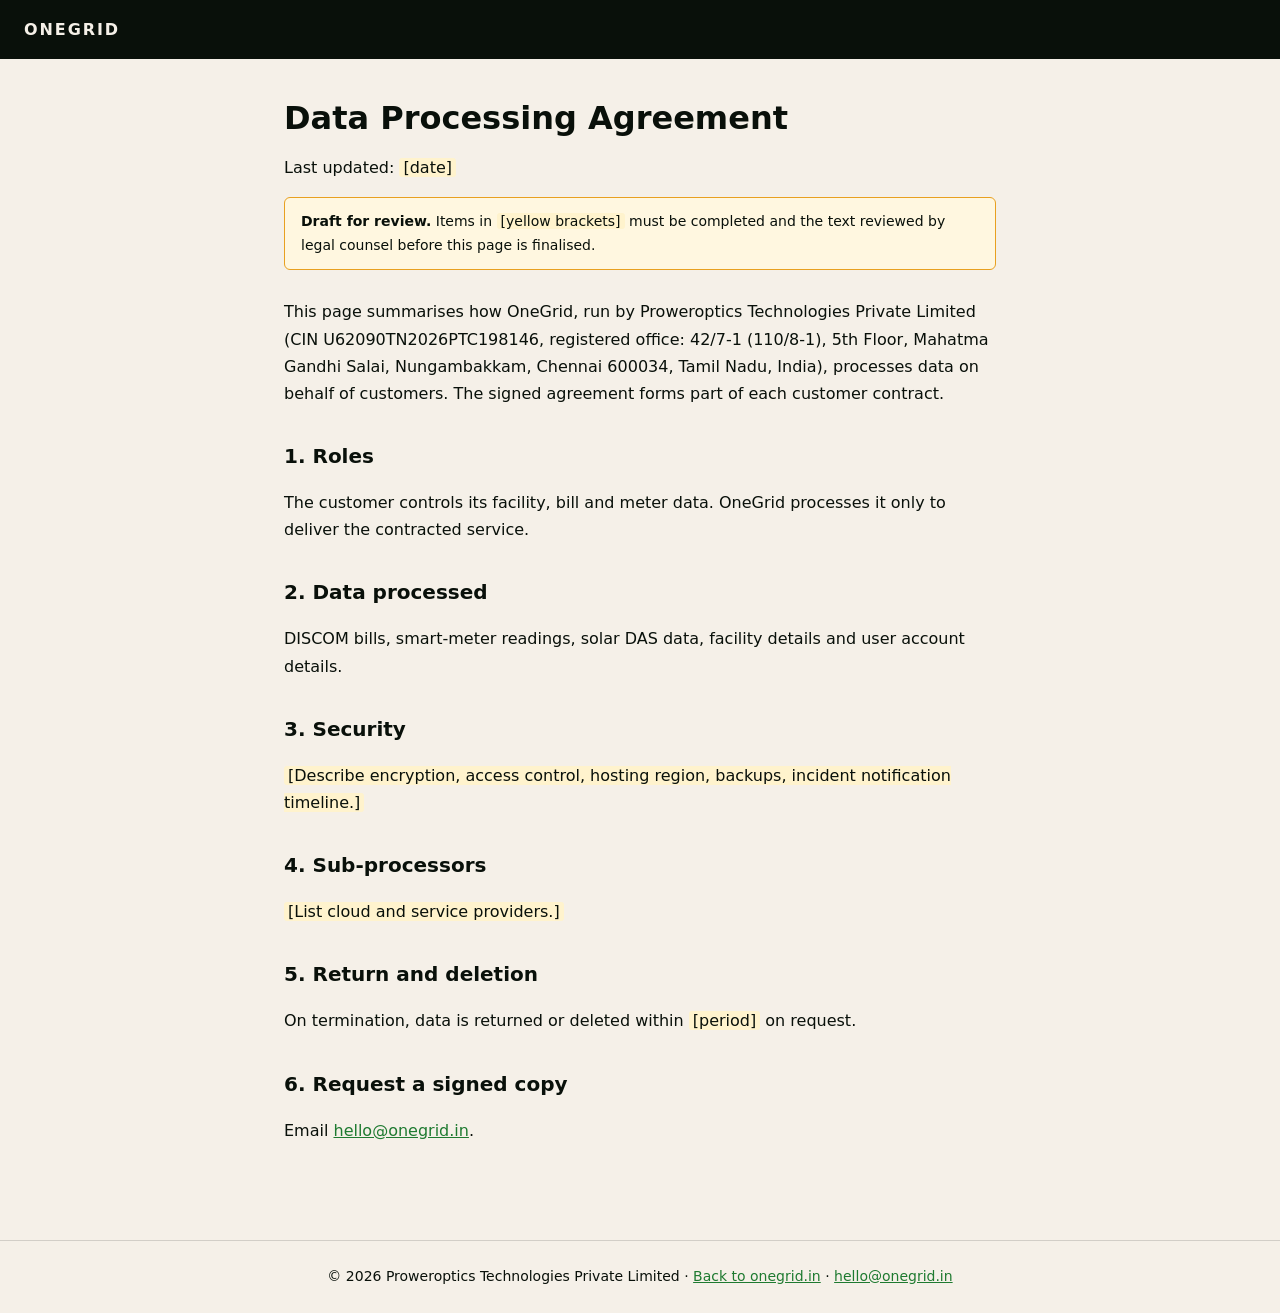
<file: dpa.html>
<!DOCTYPE html>
<html lang="en">
<head>
<meta charset="UTF-8">
<meta name="viewport" content="width=device-width, initial-scale=1.0">
<title>Data Processing Agreement — OneGrid</title>
<meta name="description" content="How OneGrid processes customer energy and facility data.">
<!-- TODO: remove noindex once legal text is reviewed and finalised -->
<meta name="robots" content="noindex, follow">
<link rel="canonical" href="https://onegrid.in/dpa">
<link rel="icon" href="/favicon.svg" type="image/svg+xml">
<link rel="icon" href="/favicon.ico" sizes="any">
<link rel="apple-touch-icon" href="/apple-touch-icon.png">
<style>
:root{--parchment:#F5F0E8;--forest:#09100A;--signal:#34B84A;--rule:rgba(9,16,10,.15)}
*{box-sizing:border-box}
body{margin:0;background:var(--parchment);color:var(--forest);font:16px/1.7 system-ui,-apple-system,"DM Sans",Segoe UI,sans-serif}
header{background:var(--forest);padding:16px 24px}
header a{color:var(--parchment);text-decoration:none;font-weight:700;letter-spacing:.12em}
main{max-width:760px;margin:0 auto;padding:40px 24px 80px}
h1{font-size:32px;line-height:1.2;margin:0 0 8px}
h2{font-size:20px;margin:32px 0 8px}
.draft{background:#fff7e0;border:1px solid #e8a020;border-radius:6px;padding:12px 16px;font-size:14px;margin:16px 0 28px}
.ph{background:#fff3cd;padding:0 4px;border-radius:3px}
a{color:#1e7a30}
footer{border-top:1px solid var(--rule);padding:24px;text-align:center;font-size:14px}
</style>
</head>
<body>
<header><a href="/">ONEGRID</a></header>
<main>
<h1>Data Processing Agreement</h1>
<p>Last updated: <span class="ph">[date]</span></p>
<div class="draft"><strong>Draft for review.</strong> Items in <span class="ph">[yellow brackets]</span> must be completed and the text reviewed by legal counsel before this page is finalised.</div>

<p>This page summarises how OneGrid, run by Proweroptics Technologies Private Limited (CIN U62090TN2026PTC198146, registered office: 42/7-1 (110/8-1), 5th Floor, Mahatma Gandhi Salai, Nungambakkam, Chennai 600034, Tamil Nadu, India), processes data on behalf of customers. The signed agreement forms part of each customer contract.</p>
<h2>1. Roles</h2>
<p>The customer controls its facility, bill and meter data. OneGrid processes it only to deliver the contracted service.</p>
<h2>2. Data processed</h2>
<p>DISCOM bills, smart-meter readings, solar DAS data, facility details and user account details.</p>
<h2>3. Security</h2>
<p><span class="ph">[Describe encryption, access control, hosting region, backups, incident notification timeline.]</span></p>
<h2>4. Sub-processors</h2>
<p><span class="ph">[List cloud and service providers.]</span></p>
<h2>5. Return and deletion</h2>
<p>On termination, data is returned or deleted within <span class="ph">[period]</span> on request.</p>
<h2>6. Request a signed copy</h2>
<p>Email <a href="mailto:hello@onegrid.in">hello@onegrid.in</a>.</p>

</main>
<footer>&copy; <span id="yr">2026</span> Proweroptics Technologies Private Limited &middot; <a href="/">Back to onegrid.in</a> &middot; <a href="mailto:hello@onegrid.in">hello@onegrid.in</a></footer>
<script>document.getElementById('yr').textContent=new Date().getFullYear();</script>
</body>
</html>
</file>
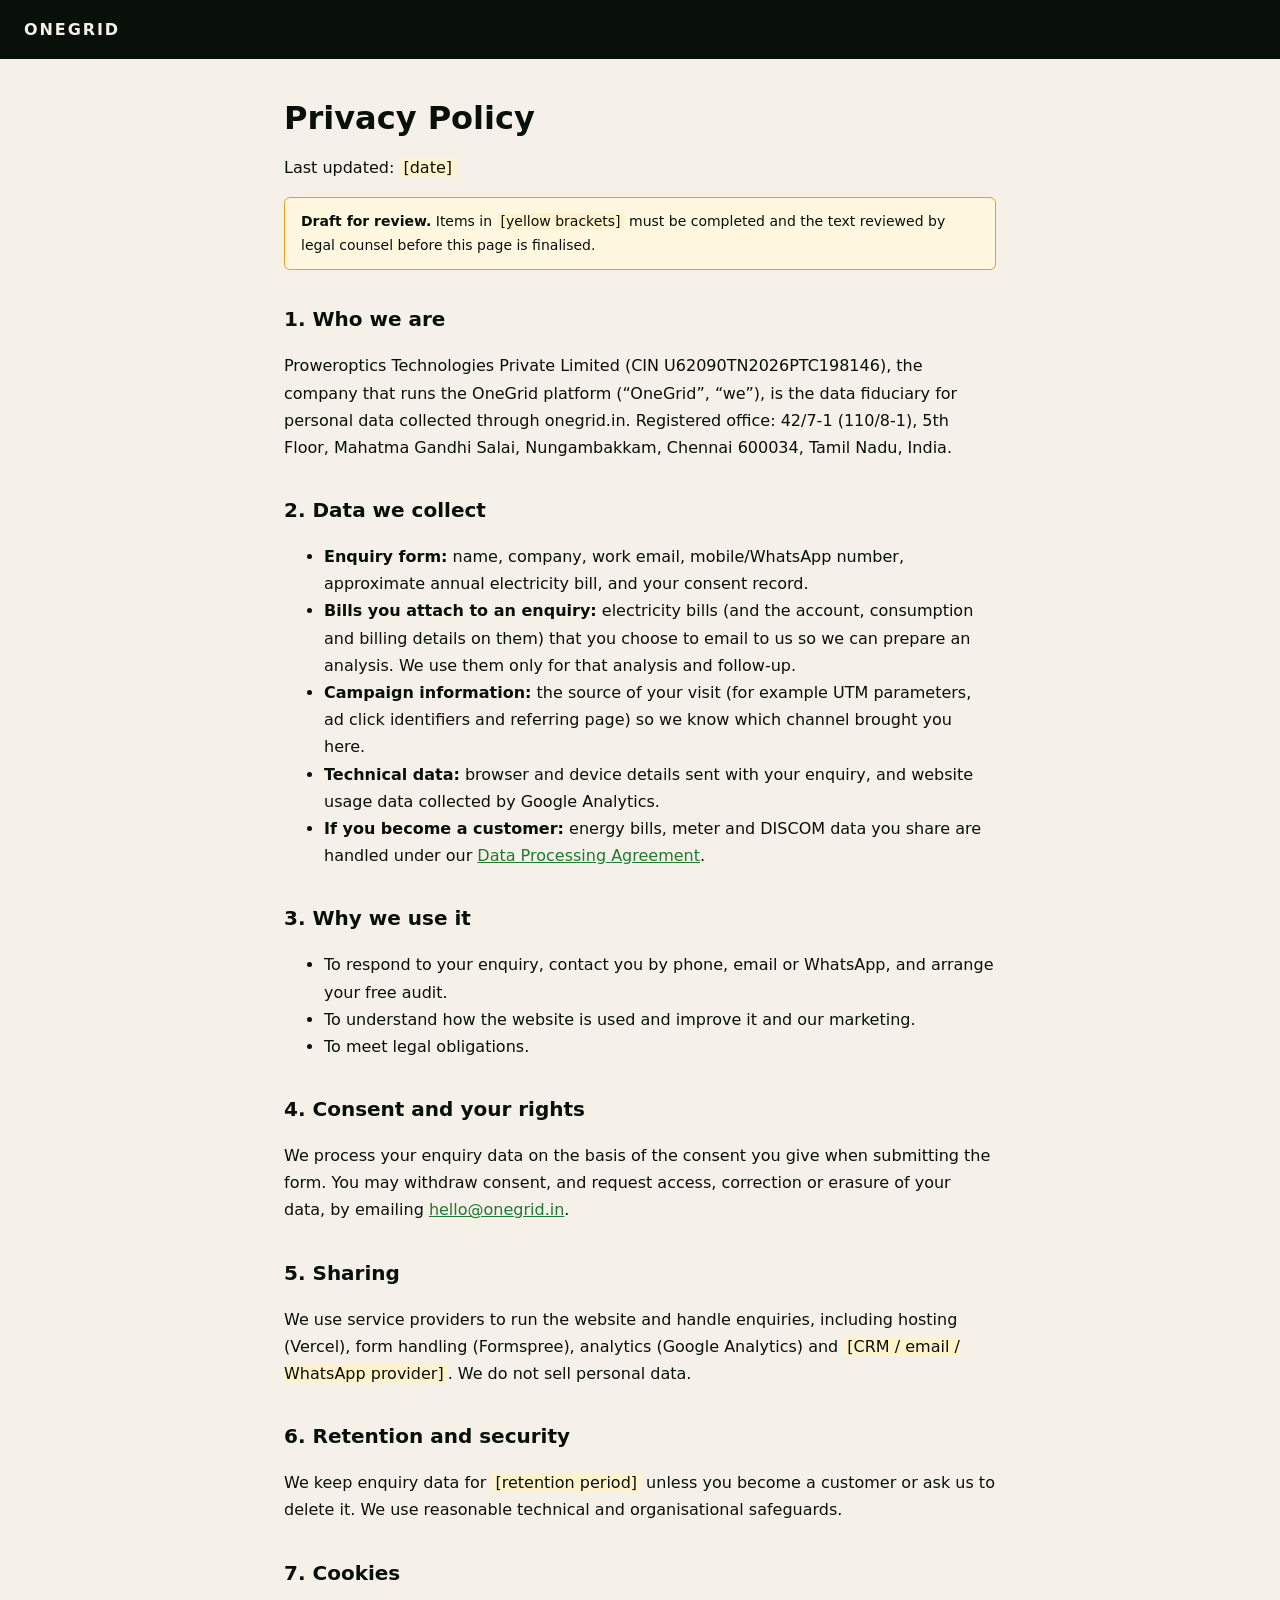
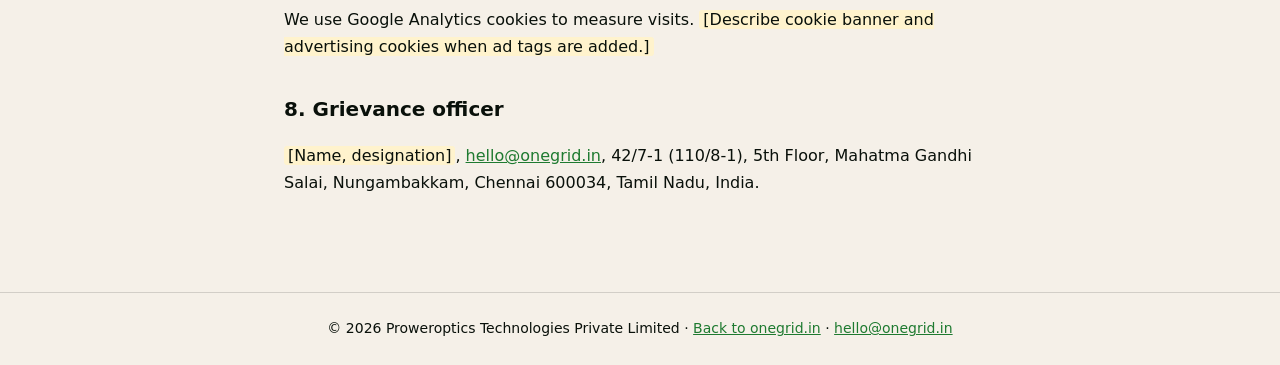
<file: privacy.html>
<!DOCTYPE html>
<html lang="en">
<head>
<meta charset="UTF-8">
<meta name="viewport" content="width=device-width, initial-scale=1.0">
<title>Privacy Policy — OneGrid</title>
<meta name="description" content="How OneGrid collects, uses and protects personal data submitted through onegrid.in.">
<!-- TODO: remove noindex once legal text is reviewed and finalised -->
<meta name="robots" content="noindex, follow">
<link rel="canonical" href="https://onegrid.in/privacy">
<link rel="icon" href="/favicon.svg" type="image/svg+xml">
<link rel="icon" href="/favicon.ico" sizes="any">
<link rel="apple-touch-icon" href="/apple-touch-icon.png">
<style>
:root{--parchment:#F5F0E8;--forest:#09100A;--signal:#34B84A;--rule:rgba(9,16,10,.15)}
*{box-sizing:border-box}
body{margin:0;background:var(--parchment);color:var(--forest);font:16px/1.7 system-ui,-apple-system,"DM Sans",Segoe UI,sans-serif}
header{background:var(--forest);padding:16px 24px}
header a{color:var(--parchment);text-decoration:none;font-weight:700;letter-spacing:.12em}
main{max-width:760px;margin:0 auto;padding:40px 24px 80px}
h1{font-size:32px;line-height:1.2;margin:0 0 8px}
h2{font-size:20px;margin:32px 0 8px}
.draft{background:#fff7e0;border:1px solid #e8a020;border-radius:6px;padding:12px 16px;font-size:14px;margin:16px 0 28px}
.ph{background:#fff3cd;padding:0 4px;border-radius:3px}
a{color:#1e7a30}
footer{border-top:1px solid var(--rule);padding:24px;text-align:center;font-size:14px}
</style>
</head>
<body>
<header><a href="/">ONEGRID</a></header>
<main>
<h1>Privacy Policy</h1>
<p>Last updated: <span class="ph">[date]</span></p>
<div class="draft"><strong>Draft for review.</strong> Items in <span class="ph">[yellow brackets]</span> must be completed and the text reviewed by legal counsel before this page is finalised.</div>

<h2>1. Who we are</h2>
<p>Proweroptics Technologies Private Limited (CIN U62090TN2026PTC198146), the company that runs the OneGrid platform (&ldquo;OneGrid&rdquo;, &ldquo;we&rdquo;), is the data fiduciary for personal data collected through onegrid.in. Registered office: 42/7-1 (110/8-1), 5th Floor, Mahatma Gandhi Salai, Nungambakkam, Chennai 600034, Tamil Nadu, India.</p>
<h2>2. Data we collect</h2>
<ul>
<li><strong>Enquiry form:</strong> name, company, work email, mobile/WhatsApp number, approximate annual electricity bill, and your consent record.</li>
<li><strong>Bills you attach to an enquiry:</strong> electricity bills (and the account, consumption and billing details on them) that you choose to email to us so we can prepare an analysis. We use them only for that analysis and follow-up.</li>
<li><strong>Campaign information:</strong> the source of your visit (for example UTM parameters, ad click identifiers and referring page) so we know which channel brought you here.</li>
<li><strong>Technical data:</strong> browser and device details sent with your enquiry, and website usage data collected by Google Analytics.</li>
<li><strong>If you become a customer:</strong> energy bills, meter and DISCOM data you share are handled under our <a href="/dpa">Data Processing Agreement</a>.</li>
</ul>
<h2>3. Why we use it</h2>
<ul>
<li>To respond to your enquiry, contact you by phone, email or WhatsApp, and arrange your free audit.</li>
<li>To understand how the website is used and improve it and our marketing.</li>
<li>To meet legal obligations.</li>
</ul>
<h2>4. Consent and your rights</h2>
<p>We process your enquiry data on the basis of the consent you give when submitting the form. You may withdraw consent, and request access, correction or erasure of your data, by emailing <a href="mailto:hello@onegrid.in">hello@onegrid.in</a>.</p>
<h2>5. Sharing</h2>
<p>We use service providers to run the website and handle enquiries, including hosting (Vercel), form handling (Formspree), analytics (Google Analytics) and <span class="ph">[CRM / email / WhatsApp provider]</span>. We do not sell personal data.</p>
<h2>6. Retention and security</h2>
<p>We keep enquiry data for <span class="ph">[retention period]</span> unless you become a customer or ask us to delete it. We use reasonable technical and organisational safeguards.</p>
<h2>7. Cookies</h2>
<p>We use Google Analytics cookies to measure visits. <span class="ph">[Describe cookie banner and advertising cookies when ad tags are added.]</span></p>
<h2>8. Grievance officer</h2>
<p><span class="ph">[Name, designation]</span>, <a href="mailto:hello@onegrid.in">hello@onegrid.in</a>, 42/7-1 (110/8-1), 5th Floor, Mahatma Gandhi Salai, Nungambakkam, Chennai 600034, Tamil Nadu, India.</p>

</main>
<footer>&copy; <span id="yr">2026</span> Proweroptics Technologies Private Limited &middot; <a href="/">Back to onegrid.in</a> &middot; <a href="mailto:hello@onegrid.in">hello@onegrid.in</a></footer>
<script>document.getElementById('yr').textContent=new Date().getFullYear();</script>
</body>
</html>
</file>
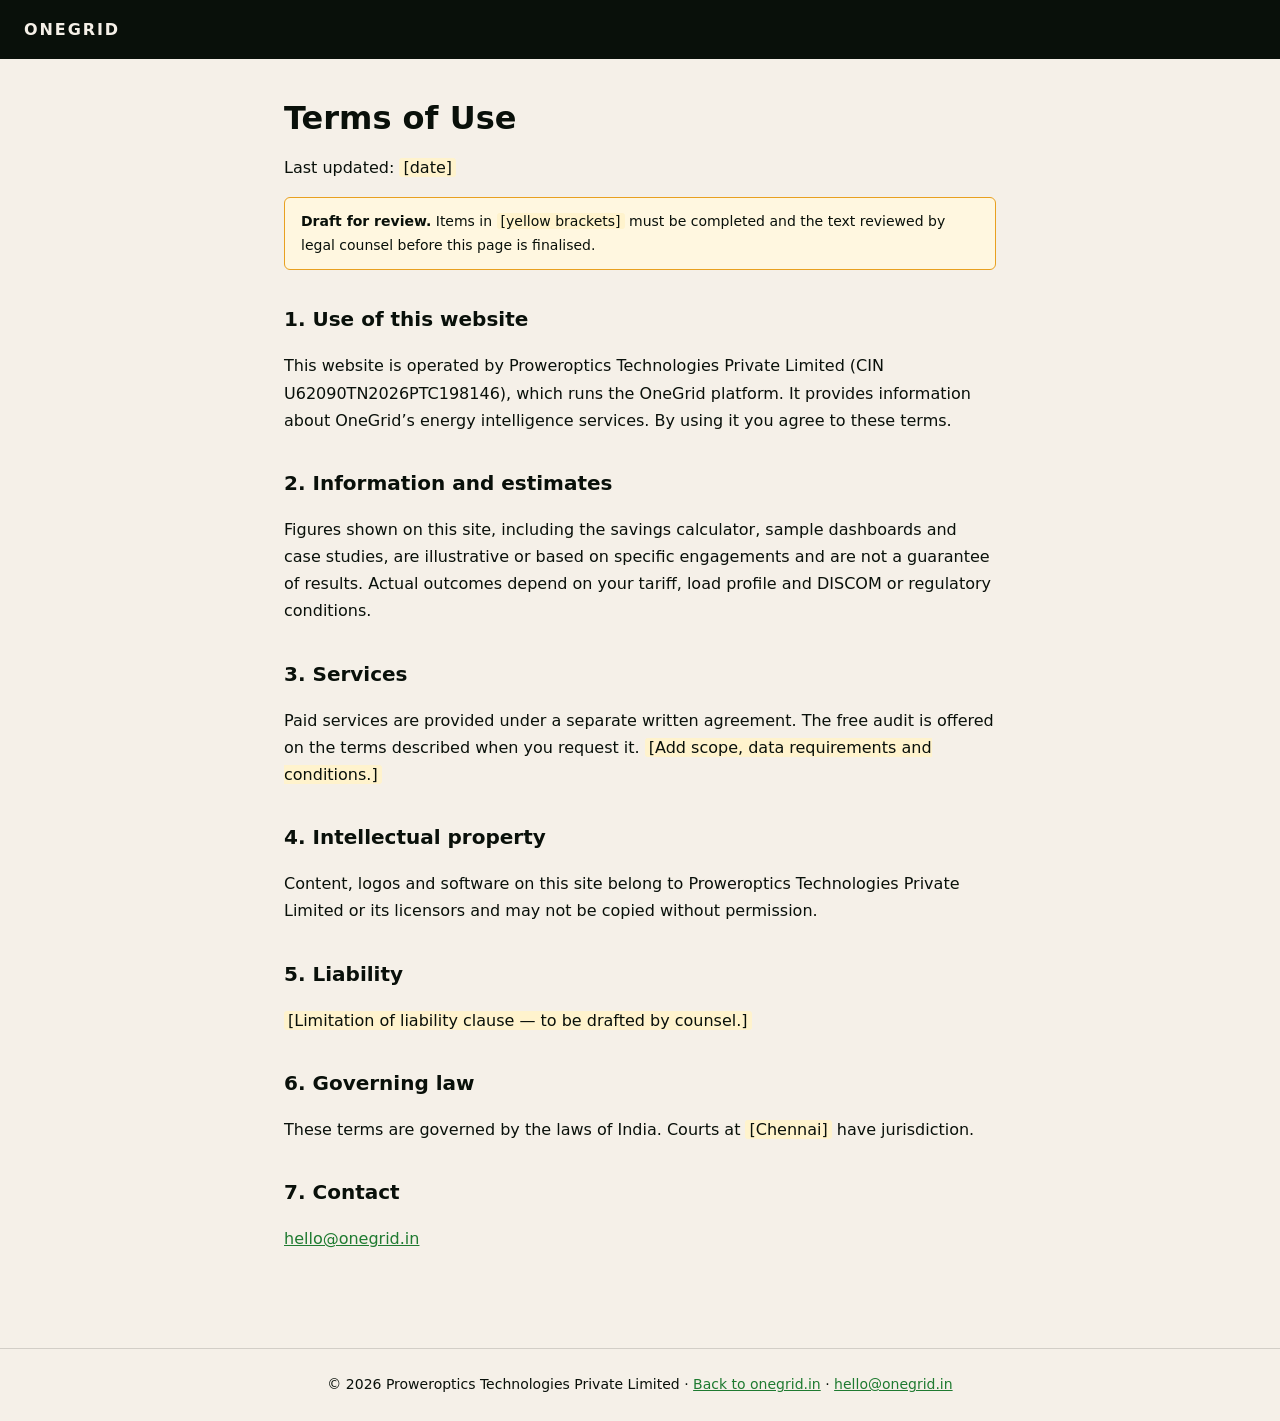
<file: terms.html>
<!DOCTYPE html>
<html lang="en">
<head>
<meta charset="UTF-8">
<meta name="viewport" content="width=device-width, initial-scale=1.0">
<title>Terms of Use — OneGrid</title>
<meta name="description" content="Terms governing use of the OneGrid website.">
<!-- TODO: remove noindex once legal text is reviewed and finalised -->
<meta name="robots" content="noindex, follow">
<link rel="canonical" href="https://onegrid.in/terms">
<link rel="icon" href="/favicon.svg" type="image/svg+xml">
<link rel="icon" href="/favicon.ico" sizes="any">
<link rel="apple-touch-icon" href="/apple-touch-icon.png">
<style>
:root{--parchment:#F5F0E8;--forest:#09100A;--signal:#34B84A;--rule:rgba(9,16,10,.15)}
*{box-sizing:border-box}
body{margin:0;background:var(--parchment);color:var(--forest);font:16px/1.7 system-ui,-apple-system,"DM Sans",Segoe UI,sans-serif}
header{background:var(--forest);padding:16px 24px}
header a{color:var(--parchment);text-decoration:none;font-weight:700;letter-spacing:.12em}
main{max-width:760px;margin:0 auto;padding:40px 24px 80px}
h1{font-size:32px;line-height:1.2;margin:0 0 8px}
h2{font-size:20px;margin:32px 0 8px}
.draft{background:#fff7e0;border:1px solid #e8a020;border-radius:6px;padding:12px 16px;font-size:14px;margin:16px 0 28px}
.ph{background:#fff3cd;padding:0 4px;border-radius:3px}
a{color:#1e7a30}
footer{border-top:1px solid var(--rule);padding:24px;text-align:center;font-size:14px}
</style>
</head>
<body>
<header><a href="/">ONEGRID</a></header>
<main>
<h1>Terms of Use</h1>
<p>Last updated: <span class="ph">[date]</span></p>
<div class="draft"><strong>Draft for review.</strong> Items in <span class="ph">[yellow brackets]</span> must be completed and the text reviewed by legal counsel before this page is finalised.</div>

<h2>1. Use of this website</h2>
<p>This website is operated by Proweroptics Technologies Private Limited (CIN U62090TN2026PTC198146), which runs the OneGrid platform. It provides information about OneGrid&rsquo;s energy intelligence services. By using it you agree to these terms.</p>
<h2>2. Information and estimates</h2>
<p>Figures shown on this site, including the savings calculator, sample dashboards and case studies, are illustrative or based on specific engagements and are not a guarantee of results. Actual outcomes depend on your tariff, load profile and DISCOM or regulatory conditions.</p>
<h2>3. Services</h2>
<p>Paid services are provided under a separate written agreement. The free audit is offered on the terms described when you request it. <span class="ph">[Add scope, data requirements and conditions.]</span></p>
<h2>4. Intellectual property</h2>
<p>Content, logos and software on this site belong to Proweroptics Technologies Private Limited or its licensors and may not be copied without permission.</p>
<h2>5. Liability</h2>
<p><span class="ph">[Limitation of liability clause &mdash; to be drafted by counsel.]</span></p>
<h2>6. Governing law</h2>
<p>These terms are governed by the laws of India. Courts at <span class="ph">[Chennai]</span> have jurisdiction.</p>
<h2>7. Contact</h2>
<p><a href="mailto:hello@onegrid.in">hello@onegrid.in</a></p>

</main>
<footer>&copy; <span id="yr">2026</span> Proweroptics Technologies Private Limited &middot; <a href="/">Back to onegrid.in</a> &middot; <a href="mailto:hello@onegrid.in">hello@onegrid.in</a></footer>
<script>document.getElementById('yr').textContent=new Date().getFullYear();</script>
</body>
</html>
</file>
